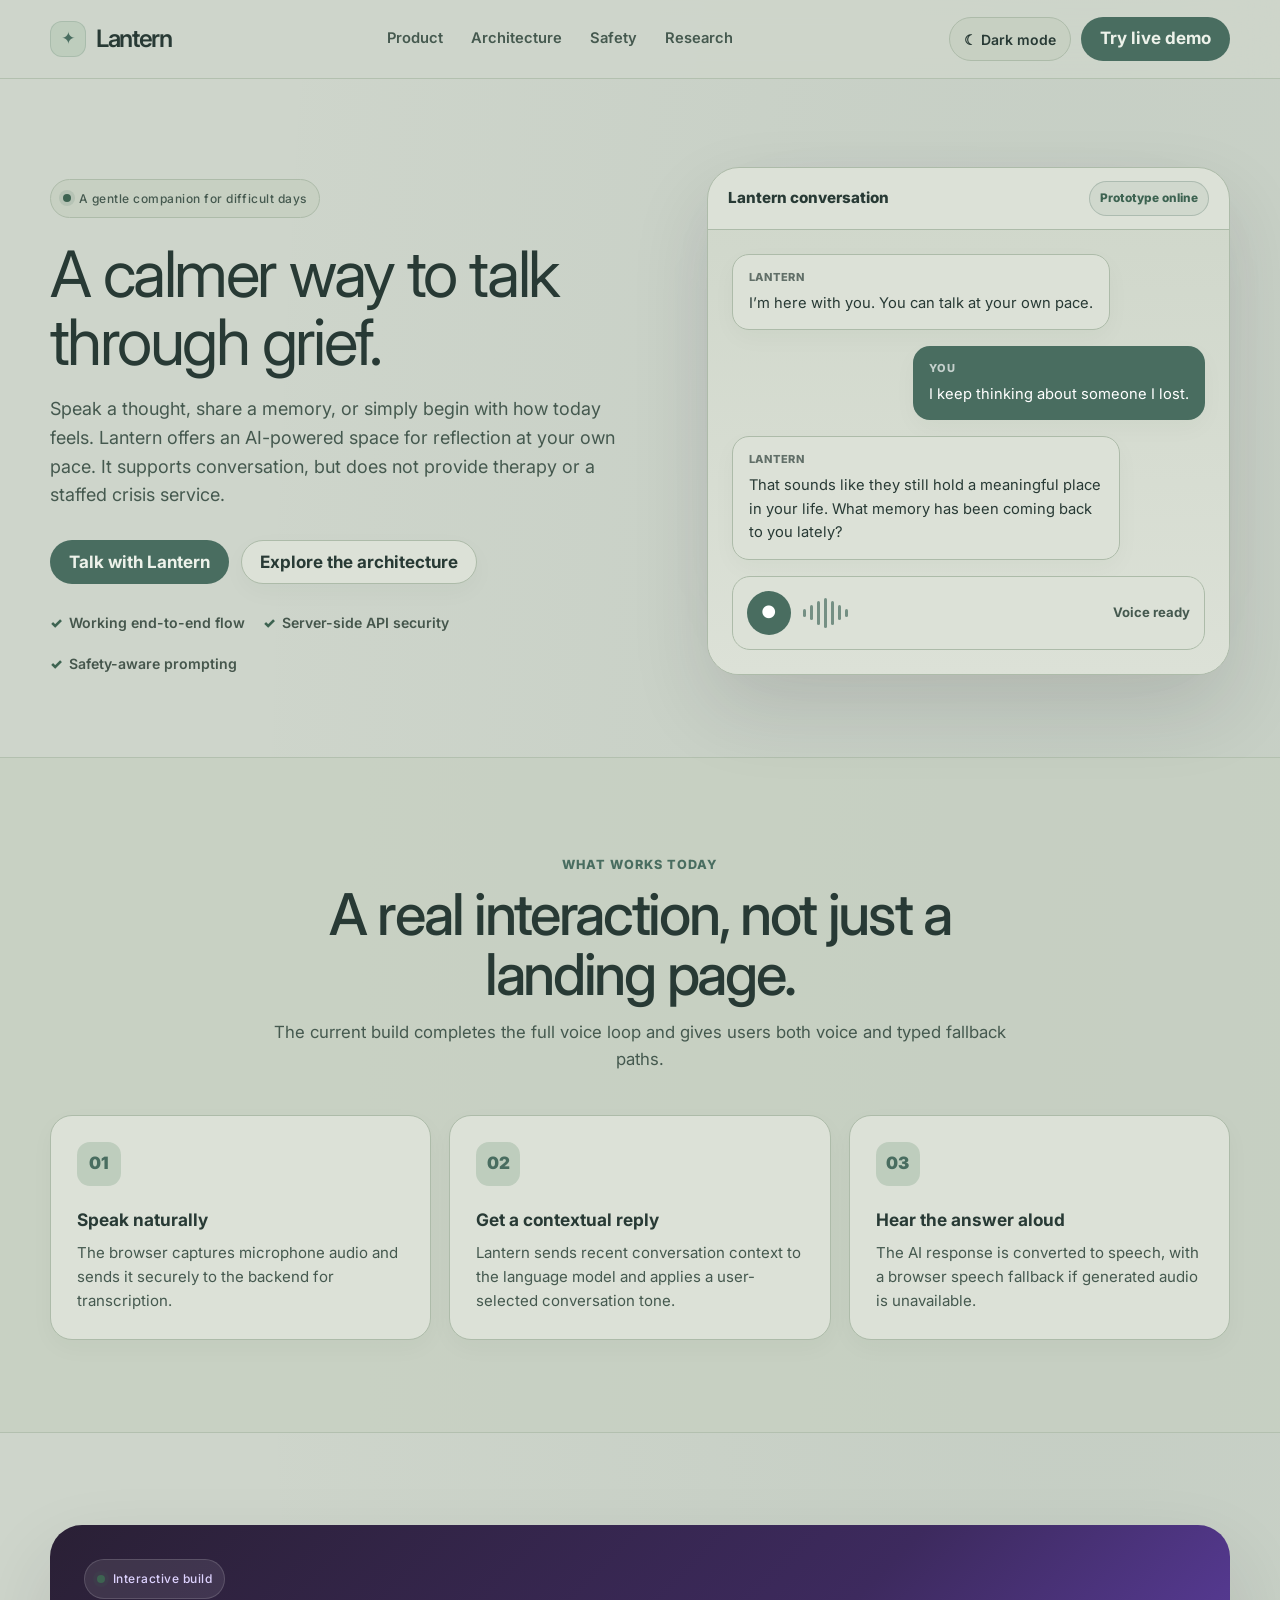
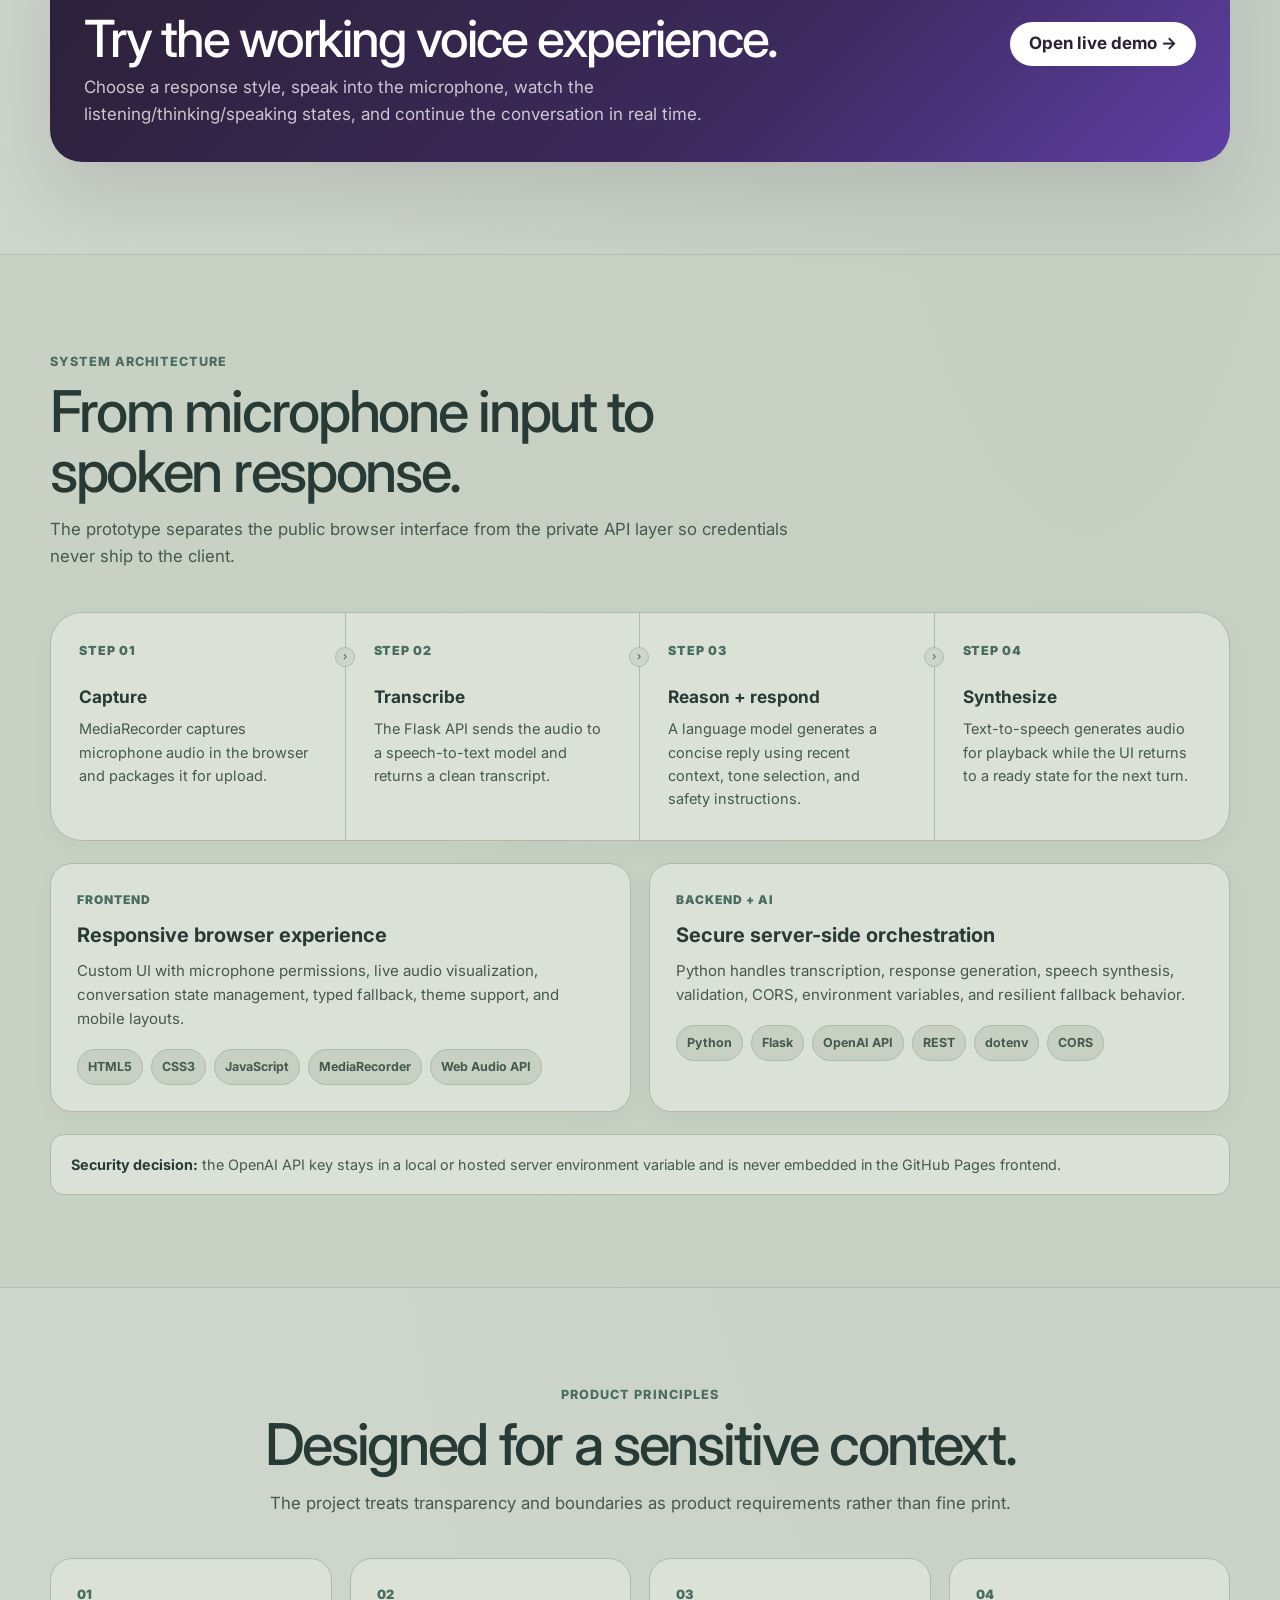
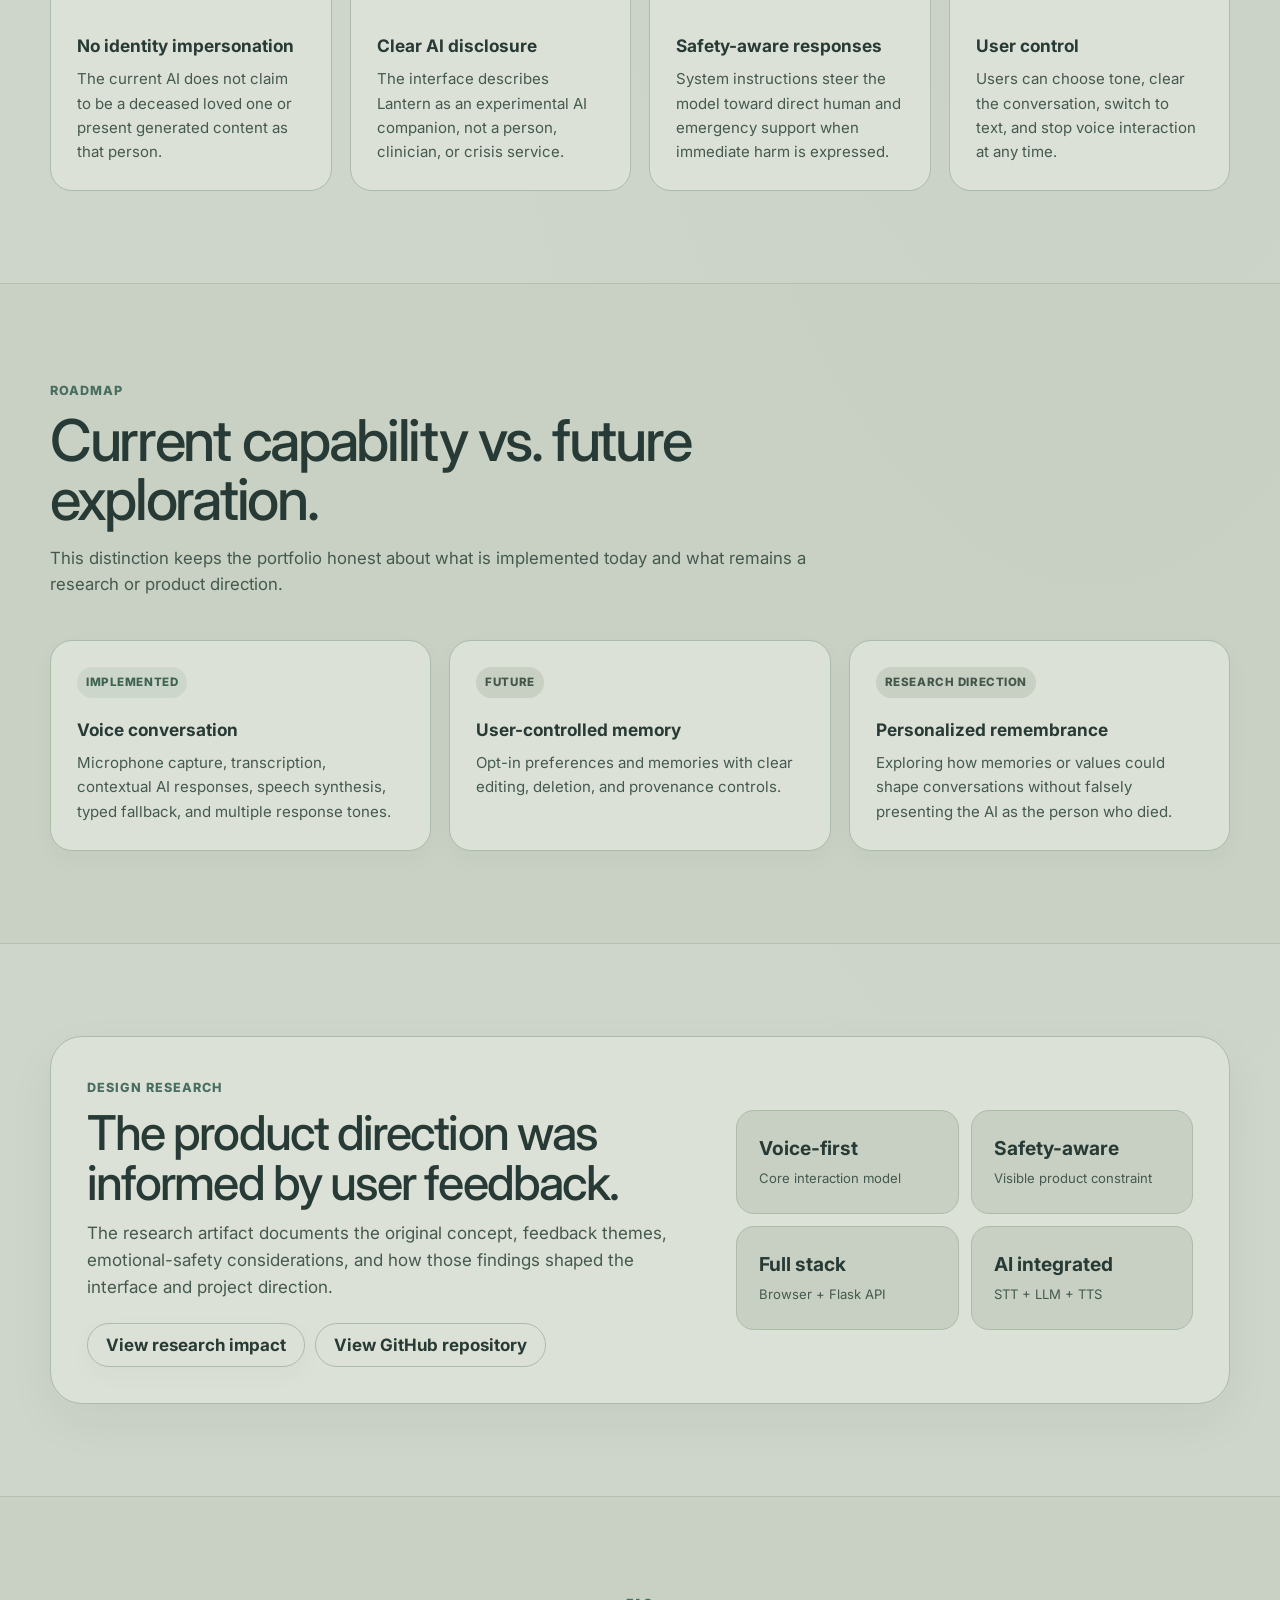
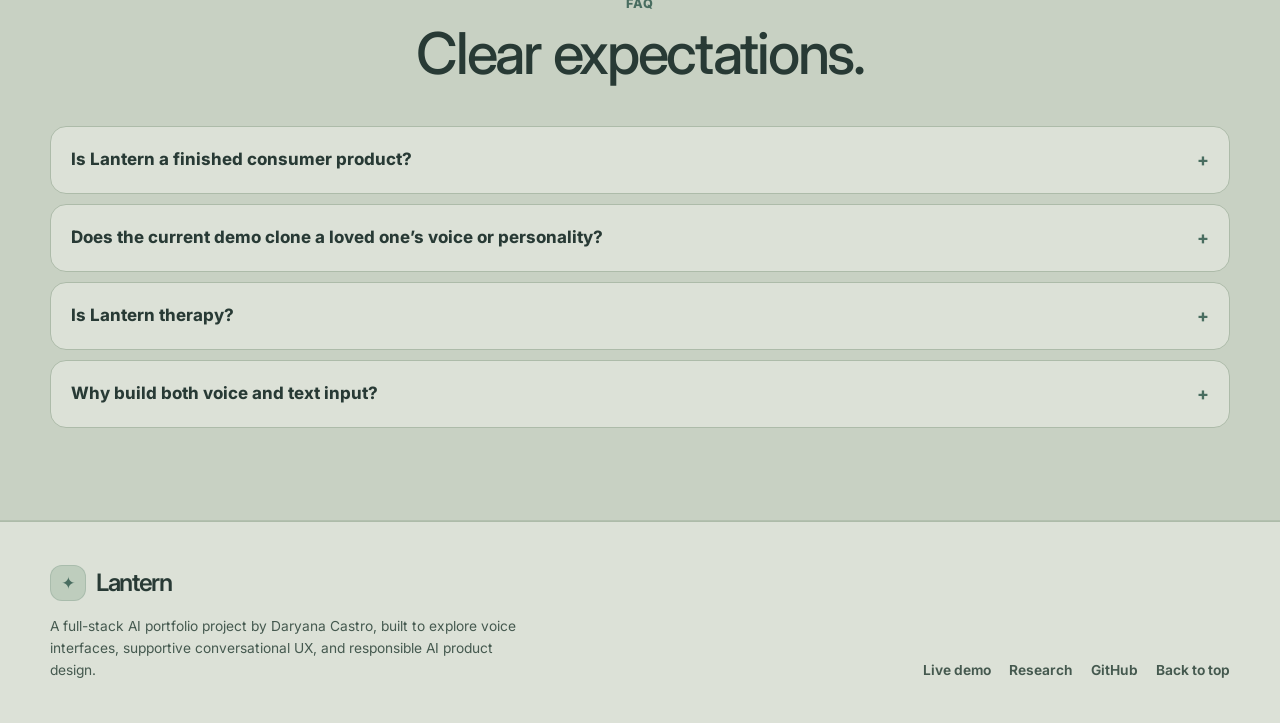
<file: lantern/index.html>
<!doctype html>
<html lang="en" data-theme="light">
<head>
  <meta charset="utf-8" />
  <meta name="viewport" content="width=device-width, initial-scale=1" />
  <title>Lantern — Voice AI Support Companion</title>
  <meta name="description" content="Lantern is a working full-stack voice AI prototype for supportive grief conversations, built with speech transcription, language-model responses, and text-to-speech." />
  <meta name="theme-color" content="#f7f5f2" />
  <meta property="og:title" content="Lantern — Voice AI Support Companion" />
  <meta property="og:description" content="A working full-stack voice AI prototype designed around supportive conversation, safety, and transparent AI boundaries." />
  <meta property="og:type" content="website" />
  <link rel="preconnect" href="https://fonts.googleapis.com" />
  <link rel="preconnect" href="https://fonts.gstatic.com" crossorigin />
  <link href="https://fonts.googleapis.com/css2?family=Cormorant+Garamond:wght@400;500;600&family=Inter:wght@400;500;600;700;800&display=swap" rel="stylesheet" />
  <link rel="stylesheet" href="site.css" />
  <link rel="stylesheet" href="comfort.css?v=2" />
</head>
<body>
  <header class="site-header">
    <div class="container header-inner">
      <a class="brand" href="#top" aria-label="Lantern home">
        <span class="brand-mark" aria-hidden="true">✦</span>
        <span class="brand-name">Lantern</span>
      </a>

      <nav class="nav" aria-label="Primary navigation">
        <a href="#product">Product</a>
        <a href="#architecture">Architecture</a>
        <a href="#safety">Safety</a>
        <a href="research.html">Research</a>
      </nav>

      <div class="header-actions">
        <button class="icon-button desktop-only" type="button" data-theme-toggle aria-label="Switch theme">☾</button>
        <a class="btn btn-primary" href="demo.html">Try live demo</a>
        <button class="icon-button menu-button" id="menuButton" type="button" aria-label="Open navigation" aria-expanded="false">☰</button>
      </div>
    </div>

    <nav class="mobile-nav" id="mobileNav" aria-label="Mobile navigation">
      <a href="#product">Product</a>
      <a href="#architecture">Architecture</a>
      <a href="#safety">Safety</a>
      <a href="research.html">Research</a>
      <a href="demo.html">Try live demo</a>
      <button type="button" data-theme-toggle aria-label="Switch theme">☾</button>
    </nav>
  </header>

  <main id="top">
    <section class="hero">
      <div class="container hero-grid">
        <div class="hero-copy">
          <div class="badge"><span class="live-dot"></span> A gentle companion for difficult days</div>
          <h1>A calmer way to talk through grief.</h1>
          <p>
            Speak a thought, share a memory, or simply begin with how today feels. Lantern offers an AI-powered space for reflection at your own pace. It supports conversation, but does not provide therapy or a staffed crisis service.
          </p>

          <div class="hero-actions">
            <a class="btn btn-primary" href="demo.html">Talk with Lantern</a>
            <a class="btn btn-secondary" href="#architecture">Explore the architecture</a>
          </div>

          <div class="hero-meta" aria-label="Project highlights">
            <span>Working end-to-end flow</span>
            <span>Server-side API security</span>
            <span>Safety-aware prompting</span>
          </div>
        </div>

        <div class="product-preview" aria-label="Preview of the Lantern voice conversation interface">
          <div class="preview-glow" aria-hidden="true"></div>
          <div class="preview-window">
            <div class="preview-topbar">
              <div class="preview-title">Lantern conversation</div>
              <div class="status-pill">Prototype online</div>
            </div>
            <div class="preview-chat">
              <div class="preview-message ai">
                <div class="preview-label">Lantern</div>
                I’m here with you. You can talk at your own pace.
              </div>
              <div class="preview-message user">
                <div class="preview-label">You</div>
                I keep thinking about someone I lost.
              </div>
              <div class="preview-message ai">
                <div class="preview-label">Lantern</div>
                That sounds like they still hold a meaningful place in your life. What memory has been coming back to you lately?
              </div>
              <div class="preview-control">
                <div class="preview-mic" aria-hidden="true">●</div>
                <div class="wave-mini" aria-hidden="true">
                  <i></i><i></i><i></i><i></i><i></i><i></i><i></i>
                </div>
                <strong style="font-size:.82rem; color:var(--ink-soft)">Voice ready</strong>
              </div>
            </div>
          </div>
        </div>
      </div>
    </section>

    <section id="product" class="section section-muted">
      <div class="container">
        <div class="section-head center">
          <div class="eyebrow">What works today</div>
          <h2>A real interaction, not just a landing page.</h2>
          <p>The current build completes the full voice loop and gives users both voice and typed fallback paths.</p>
        </div>

        <div class="feature-grid">
          <article class="feature-card">
            <div class="card-icon" aria-hidden="true">01</div>
            <h3>Speak naturally</h3>
            <p>The browser captures microphone audio and sends it securely to the backend for transcription.</p>
          </article>
          <article class="feature-card">
            <div class="card-icon" aria-hidden="true">02</div>
            <h3>Get a contextual reply</h3>
            <p>Lantern sends recent conversation context to the language model and applies a user-selected conversation tone.</p>
          </article>
          <article class="feature-card">
            <div class="card-icon" aria-hidden="true">03</div>
            <h3>Hear the answer aloud</h3>
            <p>The AI response is converted to speech, with a browser speech fallback if generated audio is unavailable.</p>
          </article>
        </div>
      </div>
    </section>

    <section class="section">
      <div class="container">
        <div class="demo-banner">
          <div>
            <div class="badge"><span class="live-dot"></span> Interactive build</div>
            <h2>Try the working voice experience.</h2>
            <p>Choose a response style, speak into the microphone, watch the listening/thinking/speaking states, and continue the conversation in real time.</p>
          </div>
          <a class="btn" href="demo.html">Open live demo →</a>
        </div>
      </div>
    </section>

    <section id="architecture" class="section section-muted">
      <div class="container">
        <div class="section-head">
          <div class="eyebrow">System architecture</div>
          <h2>From microphone input to spoken response.</h2>
          <p>The prototype separates the public browser interface from the private API layer so credentials never ship to the client.</p>
        </div>

        <div class="pipeline" aria-label="Lantern technical pipeline">
          <article class="pipeline-step">
            <div class="pipeline-num">STEP 01</div>
            <h3>Capture</h3>
            <p>MediaRecorder captures microphone audio in the browser and packages it for upload.</p>
            <span class="pipeline-arrow" aria-hidden="true">›</span>
          </article>
          <article class="pipeline-step">
            <div class="pipeline-num">STEP 02</div>
            <h3>Transcribe</h3>
            <p>The Flask API sends the audio to a speech-to-text model and returns a clean transcript.</p>
            <span class="pipeline-arrow" aria-hidden="true">›</span>
          </article>
          <article class="pipeline-step">
            <div class="pipeline-num">STEP 03</div>
            <h3>Reason + respond</h3>
            <p>A language model generates a concise reply using recent context, tone selection, and safety instructions.</p>
            <span class="pipeline-arrow" aria-hidden="true">›</span>
          </article>
          <article class="pipeline-step">
            <div class="pipeline-num">STEP 04</div>
            <h3>Synthesize</h3>
            <p>Text-to-speech generates audio for playback while the UI returns to a ready state for the next turn.</p>
          </article>
        </div>

        <div class="tech-grid" style="margin-top:22px">
          <article class="tech-card">
            <div class="tech-label">Frontend</div>
            <h3>Responsive browser experience</h3>
            <p>Custom UI with microphone permissions, live audio visualization, conversation state management, typed fallback, theme support, and mobile layouts.</p>
            <div class="stack-list"><span>HTML5</span><span>CSS3</span><span>JavaScript</span><span>MediaRecorder</span><span>Web Audio API</span></div>
          </article>
          <article class="tech-card">
            <div class="tech-label">Backend + AI</div>
            <h3>Secure server-side orchestration</h3>
            <p>Python handles transcription, response generation, speech synthesis, validation, CORS, environment variables, and resilient fallback behavior.</p>
            <div class="stack-list"><span>Python</span><span>Flask</span><span>OpenAI API</span><span>REST</span><span>dotenv</span><span>CORS</span></div>
          </article>
        </div>

        <div class="architecture-note">
          <strong>Security decision:</strong> the OpenAI API key stays in a local or hosted server environment variable and is never embedded in the GitHub Pages frontend.
        </div>
      </div>
    </section>

    <section id="safety" class="section">
      <div class="container">
        <div class="section-head center">
          <div class="eyebrow">Product principles</div>
          <h2>Designed for a sensitive context.</h2>
          <p>The project treats transparency and boundaries as product requirements rather than fine print.</p>
        </div>

        <div class="principle-grid">
          <article class="principle-card">
            <div class="principle-number">01</div>
            <h3>No identity impersonation</h3>
            <p>The current AI does not claim to be a deceased loved one or present generated content as that person.</p>
          </article>
          <article class="principle-card">
            <div class="principle-number">02</div>
            <h3>Clear AI disclosure</h3>
            <p>The interface describes Lantern as an experimental AI companion, not a person, clinician, or crisis service.</p>
          </article>
          <article class="principle-card">
            <div class="principle-number">03</div>
            <h3>Safety-aware responses</h3>
            <p>System instructions steer the model toward direct human and emergency support when immediate harm is expressed.</p>
          </article>
          <article class="principle-card">
            <div class="principle-number">04</div>
            <h3>User control</h3>
            <p>Users can choose tone, clear the conversation, switch to text, and stop voice interaction at any time.</p>
          </article>
        </div>
      </div>
    </section>

    <section class="section section-muted">
      <div class="container">
        <div class="section-head">
          <div class="eyebrow">Roadmap</div>
          <h2>Current capability vs. future exploration.</h2>
          <p>This distinction keeps the portfolio honest about what is implemented today and what remains a research or product direction.</p>
        </div>

        <div class="roadmap-grid">
          <article class="roadmap-card current">
            <div class="roadmap-state">Implemented</div>
            <h3>Voice conversation</h3>
            <p>Microphone capture, transcription, contextual AI responses, speech synthesis, typed fallback, and multiple response tones.</p>
          </article>
          <article class="roadmap-card">
            <div class="roadmap-state">Future</div>
            <h3>User-controlled memory</h3>
            <p>Opt-in preferences and memories with clear editing, deletion, and provenance controls.</p>
          </article>
          <article class="roadmap-card">
            <div class="roadmap-state">Research direction</div>
            <h3>Personalized remembrance</h3>
            <p>Exploring how memories or values could shape conversations without falsely presenting the AI as the person who died.</p>
          </article>
        </div>
      </div>
    </section>

    <section class="section">
      <div class="container">
        <div class="research-panel">
          <div>
            <div class="eyebrow" style="color:var(--brand); margin-bottom:10px">Design research</div>
            <h2>The product direction was informed by user feedback.</h2>
            <p>The research artifact documents the original concept, feedback themes, emotional-safety considerations, and how those findings shaped the interface and project direction.</p>
            <div class="research-actions">
              <a class="btn btn-secondary" href="research.html">View research impact</a>
              <a class="btn btn-quiet" href="https://github.com/Daryanac/grief-chatbot-site" target="_blank" rel="noopener noreferrer">View GitHub repository</a>
            </div>
          </div>
          <div class="research-stats">
            <div class="stat"><strong>Voice-first</strong><span>Core interaction model</span></div>
            <div class="stat"><strong>Safety-aware</strong><span>Visible product constraint</span></div>
            <div class="stat"><strong>Full stack</strong><span>Browser + Flask API</span></div>
            <div class="stat"><strong>AI integrated</strong><span>STT + LLM + TTS</span></div>
          </div>
        </div>
      </div>
    </section>

    <section class="section section-muted">
      <div class="container">
        <div class="section-head center">
          <div class="eyebrow">FAQ</div>
          <h2>Clear expectations.</h2>
        </div>

        <div class="faq">
          <article class="faq-item">
            <button class="faq-question" type="button" aria-expanded="false"><span>Is Lantern a finished consumer product?</span><span class="faq-symbol">+</span></button>
            <div class="faq-answer">No. Lantern is a working portfolio prototype. The voice pipeline is functional, while product features such as persistent accounts, production hosting, and user-controlled memory remain future work.</div>
          </article>
          <article class="faq-item">
            <button class="faq-question" type="button" aria-expanded="false"><span>Does the current demo clone a loved one’s voice or personality?</span><span class="faq-symbol">+</span></button>
            <div class="faq-answer">No. The current demo intentionally focuses on a general supportive AI voice companion. It does not impersonate a deceased person or claim to reproduce someone’s identity.</div>
          </article>
          <article class="faq-item">
            <button class="faq-question" type="button" aria-expanded="false"><span>Is Lantern therapy?</span><span class="faq-symbol">+</span></button>
            <div class="faq-answer">No. Lantern is an experimental AI project and is not therapy, medical care, diagnosis, or an emergency service.</div>
          </article>
          <article class="faq-item">
            <button class="faq-question" type="button" aria-expanded="false"><span>Why build both voice and text input?</span><span class="faq-symbol">+</span></button>
            <div class="faq-answer">Voice demonstrates the intended interaction, while typed input provides accessibility and a graceful fallback when microphone permissions or audio capture are unavailable.</div>
          </article>
        </div>
      </div>
    </section>
  </main>

  <footer class="site-footer">
    <div class="container footer-inner">
      <div>
        <a class="brand" href="#top"><span class="brand-mark" aria-hidden="true">✦</span><span class="brand-name">Lantern</span></a>
        <div class="footer-note">A full-stack AI portfolio project by Daryana Castro, built to explore voice interfaces, supportive conversational UX, and responsible AI product design.</div>
      </div>
      <div class="footer-links">
        <a href="demo.html">Live demo</a>
        <a href="research.html">Research</a>
        <a href="https://github.com/Daryanac/grief-chatbot-site" target="_blank" rel="noopener noreferrer">GitHub</a>
        <a href="#top">Back to top</a>
      </div>
    </div>
  </footer>

  <script src="site.js?v=comfort-1"></script>
</body>
</html>
</file>
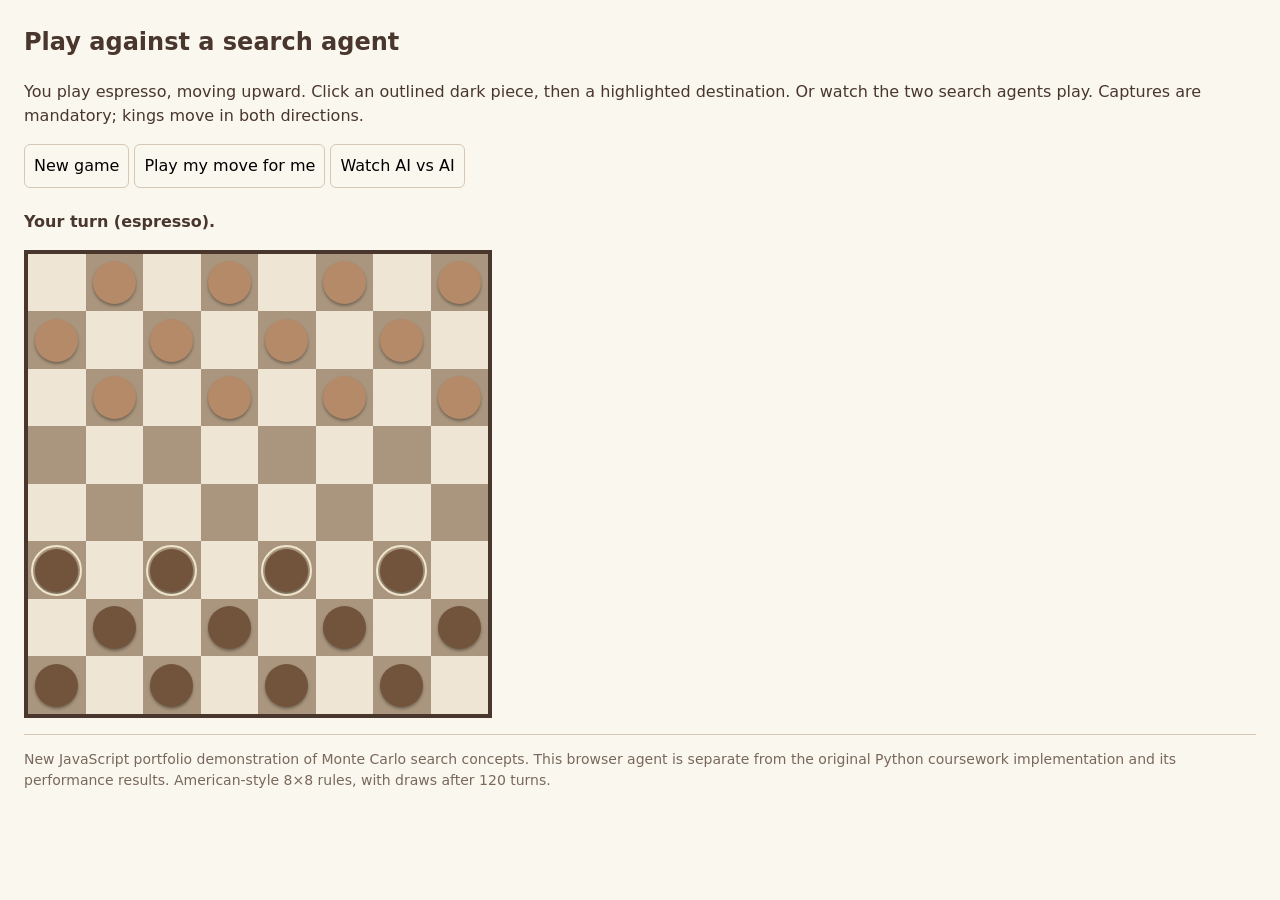
<file: demos/checkers.html>
<!doctype html><html lang="en"><meta charset="utf-8"><meta name="viewport" content="width=device-width,initial-scale=1"><title>Checkers browser demonstration</title><style>body{font:16px/1.5 system-ui;margin:0;padding:24px;background:#faf7ef;color:#49372e}h2{margin-top:0}button,select,input{font:inherit;padding:9px;border:1px solid #d6c8b5;border-radius:6px;background:#faf7ef}button{cursor:pointer}label{display:inline-block;margin:0 12px 12px 0}svg{width:100%;height:auto} .stats{display:flex;flex-wrap:wrap;gap:20px;background:#efe6d6;padding:16px;margin:14px 0}.note{font-size:14px;color:#79685b}#board{width:min(100%,460px);display:grid;grid-template-rows:repeat(8,1fr);grid-template-columns:repeat(8,1fr);max-width:460px;aspect-ratio:1;border:4px solid #49372e;margin:16px 0}#board button{border:0;border-radius:0;padding:0;aspect-ratio:1;background:#eee5d4;font-size:30px;line-height:1}#board .dark{background:#aa967e}#board .selected{outline:4px solid #b79553;outline-offset:-4px}#board .legal{box-shadow:inset 0 0 0 4px #e5d4a2}.piece{display:block;width:75%;height:75%;border-radius:50%;margin:auto;box-shadow:0 2px 3px #0005;background:#72533b;color:white}.red{background:#b48a69}#board button{min-width:0;min-height:0;touch-action:manipulation;position:relative}#board .movable .piece{outline:2px solid #eee5cc;outline-offset:2px}#board .legal:after{content:'●';position:absolute;inset:0;display:grid;place-items:center;color:#49372e;font-size:24px}.piece{animation:arrive .2s ease-out}.rank{display:flex;align-items:center;gap:12px;margin:9px 0;font-size:14px;max-width:460px}.rank meter{flex:1}h3{font-size:18px}#rankings{border-top:1px solid #d6c8b5}button{margin-bottom:6px}#status{font-weight:600;min-height:24px}@keyframes arrive{from{transform:scale(.85)}to{transform:scale(1)}}@media(prefers-reduced-motion:reduce){.piece{animation:none}}
</style><h2>Play against a search agent</h2><p>You play espresso, moving upward. Click an outlined dark piece, then a highlighted destination. Or watch the two search agents play. Captures are mandatory; kings move in both directions.</p><button id="reset">New game</button> <button id="step">Play my move for me</button> <button id="watch" aria-pressed="false">Watch AI vs AI</button><p id="status" aria-live="polite"></p><div id="board" aria-label="Checkers board"></div><p id="search" class="note" aria-live="polite"></p><div id="rankings" aria-label="Candidate move search results"></div><p class="note">New JavaScript portfolio demonstration of Monte Carlo search concepts. This browser agent is separate from the original Python coursework implementation and its performance results. American-style 8×8 rules, with draws after 120 turns.</p><script>
const $=s=>document.getElementById(s);let b,turn,sel=null,moves,ply,busy=false,autoplay=false,epoch=0;const inside=(r,c)=>r>=0&&r<8&&c>=0&&c<8;
function legal(board,p){let jumps=[],steps=[];for(let i=0;i<64;i++){let v=board[i];if(Math.sign(v)!==p)continue;let r=i>>3,c=i%8,dirs=Math.abs(v)===2?[-1,1]:[p===1?-1:1];function jump(a,pos,path,caps){let rr=pos>>3,cc=pos%8,found=false;for(let d of dirs)for(let dc of [-1,1]){let nr=rr+d,nc=cc+dc,tr=rr+2*d,tc=cc+2*dc;if(inside(tr,tc)&&Math.sign(a[nr*8+nc])===-p&&!a[tr*8+tc]){found=true;let n=a.slice(),to=tr*8+tc;n[pos]=0;n[nr*8+nc]=0;n[to]=v;let np=path.concat(to),cp=caps.concat(nr*8+nc);if(Math.abs(v)===1&&(tr===0||tr===7))jumps.push({from:i,to,path:np,caps:cp});else jump(n,to,np,cp)}}if(!found&&caps.length)jumps.push({from:i,to:pos,path,caps})}jump(board,i,[],[]);for(let d of dirs)for(let dc of [-1,1])if(inside(r+d,c+dc)&&!board[(r+d)*8+c+dc])steps.push({from:i,to:(r+d)*8+c+dc,caps:[]})}return jumps.length?jumps:steps}
function apply(board,m){let n=board.slice(),v=n[m.from];n[m.from]=0;m.caps.forEach(i=>n[i]=0);if(Math.abs(v)===1&&((v===1&&m.to<8)||(v===-1&&m.to>=56)))v*=2;n[m.to]=v;return n}
function newgame(){epoch++;autoplay=false;$('watch').textContent='Watch AI vs AI';$('watch').setAttribute('aria-pressed','false');$('rankings').innerHTML='';b=Array(64).fill(0);for(let i=0;i<64;i++)if(((i>>3)+i%8)%2)b[i]=i<24?-1:i>=40?1:0;turn=1;ply=0;sel=null;busy=false;$('search').textContent='';render()}
function render(){moves=legal(b,turn);$('status').textContent=!moves.length?(turn===1?'Caramel wins.':'Espresso wins.'):ply>=120?'Draw — turn limit reached.':busy?'AI is searching…':turn===1?'Your turn (espresso).':'Caramel’s turn.';$('board').innerHTML='';b.forEach((v,i)=>{let el=document.createElement('button');el.className=((i>>3)+i%8)%2?'dark':'';if(sel===i)el.classList.add('selected');if(turn===1&&!busy&&moves.some(m=>m.from===i))el.classList.add('movable');if(moves.some(m=>m.from===sel&&m.to===i))el.classList.add('legal');el.setAttribute('aria-label',`Row ${(i>>3)+1}, column ${i%8+1}: ${v?(v>0?'espresso':'caramel')+(Math.abs(v)===2?' king':' piece'):'empty'}`);if(v)el.innerHTML=`<span class="piece ${v<0?'red':''}">${Math.abs(v)===2?'♛':''}</span>`;el.onclick=()=>{if(busy||autoplay||turn!==1||ply>=120)return;let m=moves.find(m=>m.from===sel&&m.to===i);if(m){b=apply(b,m);turn=-turn;ply++;sel=null;render();if(legal(b,turn).length)ai()}else{sel=moves.some(m=>m.from===i)?i:null;render()}};$('board').append(el)})}
function ai(){if(busy||ply>=120||!moves.length)return;busy=true;render();const token=epoch;setTimeout(()=>{if(token!==epoch)return;let options=legal(b,turn),stats=options.map(()=>({n:0,w:0})),p=turn,begin=performance.now(),total=0;while(performance.now()-begin<250){let idx=stats.findIndex(s=>s.n===0);if(idx<0){let best=-Infinity;stats.forEach((s,i)=>{let score=s.w/s.n+1.4*Math.sqrt(Math.log(total)/s.n);if(score>best){best=score;idx=i}})}let state=apply(b,options[idx]),who=-p,result=.5;for(let depth=0;depth<80;depth++){let mm=legal(state,who);if(!mm.length){result=who===p?0:1;break}state=apply(state,mm[Math.floor(Math.random()*mm.length)]);who=-who}stats[idx].n++;stats[idx].w+=result;total++}let idx=stats.reduce((best,s,i)=>s.n>stats[best].n?i:best,0);b=apply(b,options[idx]);turn=-turn;ply++;sel=null;busy=false;$('search').textContent=`Last decision: ${total.toLocaleString()} simulated playouts · ${options.length} candidate moves · ${(performance.now()-begin).toFixed(0)} ms. UCB1 balances exploration and estimated rewards; the most visited move is chosen.`;$('rankings').innerHTML='<h3>Moves explored this turn</h3>'+stats.map((s,i)=>({s,m:options[i]})).sort((a,b)=>b.s.n-a.s.n).slice(0,5).map(({s,m})=>`<div class=rank><span>${m.from+1} → ${m.to+1}</span><meter min=0 max=${total} value=${s.n}></meter><span>${s.n} visits</span></div>`).join('');render();if((turn===-1||autoplay)&&ply<120&&legal(b,turn).length)setTimeout(()=>{if(token===epoch)ai()},450)},30)}
$('reset').onclick=newgame;$('step').onclick=()=>{if(turn===1)ai()};$('watch').onclick=()=>{autoplay=!autoplay;$('watch').textContent=autoplay?'Pause autoplay':'Watch AI vs AI';$('watch').setAttribute('aria-pressed',String(autoplay));if(autoplay)ai()};newgame();
</script></html>
</file>
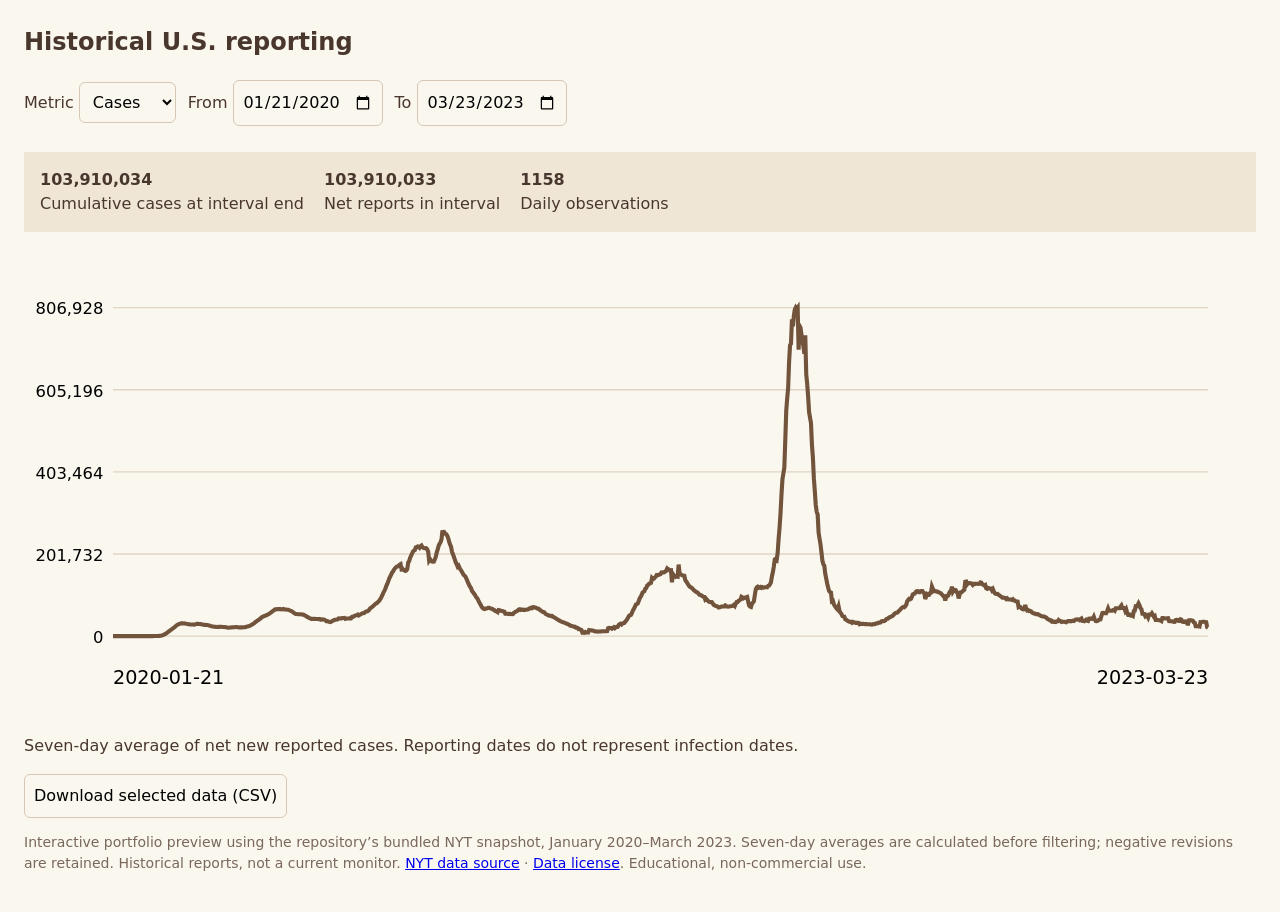
<file: demos/covid.html>
<!doctype html><html lang="en"><meta charset="utf-8"><meta name="viewport" content="width=device-width,initial-scale=1"><title>COVID-19 interactive preview</title><style>body{font:16px/1.5 system-ui;margin:0;padding:24px;background:#faf7ef;color:#49372e}h2{margin-top:0}button,select,input{font:inherit;padding:9px;border:1px solid #d6c8b5;border-radius:6px;background:#faf7ef}button{cursor:pointer}label{display:inline-block;margin:0 12px 12px 0}svg{width:100%;height:auto} .stats{display:flex;flex-wrap:wrap;gap:20px;background:#efe6d6;padding:16px;margin:14px 0}.note{font-size:14px;color:#79685b}</style><h2>Historical U.S. reporting</h2><label>Metric <select id="metric"><option value="1">Cases</option><option value="2">Deaths</option></select></label><label>From <input id="start" type="date" min="2020-01-21" max="2023-03-23" value="2020-01-21"></label><label>To <input id="end" type="date" min="2020-01-21" max="2023-03-23" value="2023-03-23"></label><div id="stats" class="stats" aria-live="polite"></div><svg id="chart" viewBox="0 0 900 340" role="img" aria-label="Seven-day average of net new reported cases"></svg><p id="caption"></p><button id="export">Download selected data (CSV)</button><p class="note">Interactive portfolio preview using the repository’s bundled NYT snapshot, January 2020–March 2023. Seven-day averages are calculated before filtering; negative revisions are retained. Historical reports, not a current monitor. <a href="https://github.com/nytimes/covid-19-data" target="_blank">NYT data source</a> · <a href="https://github.com/Daryanac/covid-19-dashboard/blob/main/data/LICENSE-NYT.txt" target="_blank">Data license</a>. Educational, non-commercial use.</p><script>
let rows=[],selected=[];const $=s=>document.getElementById(s),fmt=n=>Math.round(n).toLocaleString();
fetch('us.csv').then(r=>{if(!r.ok)throw Error();return r.text()}).then(t=>{rows=t.trim().split('\n').slice(1).map(l=>{let a=l.split(',');return [a[0],+a[1],+a[2]]});draw()}).catch(()=>{$('stats').textContent='Data could not load. Please reload.'});
function draw(){let k=+$('metric').value,a=$('start').value,z=$('end').value;if(!a||!z||a>z){$('stats').textContent='Choose a valid start and end date.';selected=[];$('chart').innerHTML='';return} selected=rows.map((r,i)=>({date:r[0],total:r[k],daily:i?r[k]-rows[i-1][k]:null,avg:i>=7?(r[k]-rows[i-7][k])/7:null})).filter(r=>r.date>=a&&r.date<=z);if(!selected.length)return;let pts=selected.filter(r=>r.avg!==null),max=Math.max(1,...pts.map(r=>r.avg)),min=Math.min(0,...pts.map(r=>r.avg));let x=i=>65+i*800/Math.max(1,pts.length-1),y=v=>285-(v-min)/(max-min)*240;let svg='';for(let i=0;i<5;i++){let v=min+(max-min)*i/4;svg+=`<line x1="65" x2="865" y1="${y(v)}" y2="${y(v)}" stroke="#e0d5c5"/><text x="58" y="${y(v)+5}" text-anchor="end" font-size="12">${fmt(v)}</text>`}svg+=`<polyline fill="none" stroke="#72533b" stroke-width="3" points="${pts.map((r,i)=>x(i)+','+y(r.avg)).join(' ')}"/><text x="65" y="320" font-size="14">${selected[0].date}</text><text x="865" y="320" text-anchor="end" font-size="14">${selected.at(-1).date}</text>`;$('chart').innerHTML=svg;let name=k===1?'cases':'deaths';$('chart').setAttribute('aria-label',`Seven-day average of net new reported ${name}, ${a} through ${z}`);$('stats').innerHTML=`<span><strong>${fmt(selected.at(-1).total)}</strong><br>Cumulative ${name} at interval end</span><span><strong>${fmt(selected.reduce((s,r)=>s+(r.daily??0),0))}</strong><br>Net reports in interval</span><span><strong>${selected.length}</strong><br>Daily observations</span>`;$('caption').textContent=`Seven-day average of net new reported ${name}. Reporting dates do not represent infection dates.`}
['metric','start','end'].forEach(id=>$(id).addEventListener('change',draw));$('export').onclick=()=>{if(!selected.length)return;let b=new Blob(['date,cumulative,net_daily,seven_day_average\n'+selected.map(r=>[r.date,r.total,r.daily??'',r.avg??''].join(',')).join('\n')],{type:'text/csv'}),u=URL.createObjectURL(b),a=document.createElement('a');a.href=u;a.download='covid-selected.csv';a.click();URL.revokeObjectURL(u)};
</script></html>
</file>
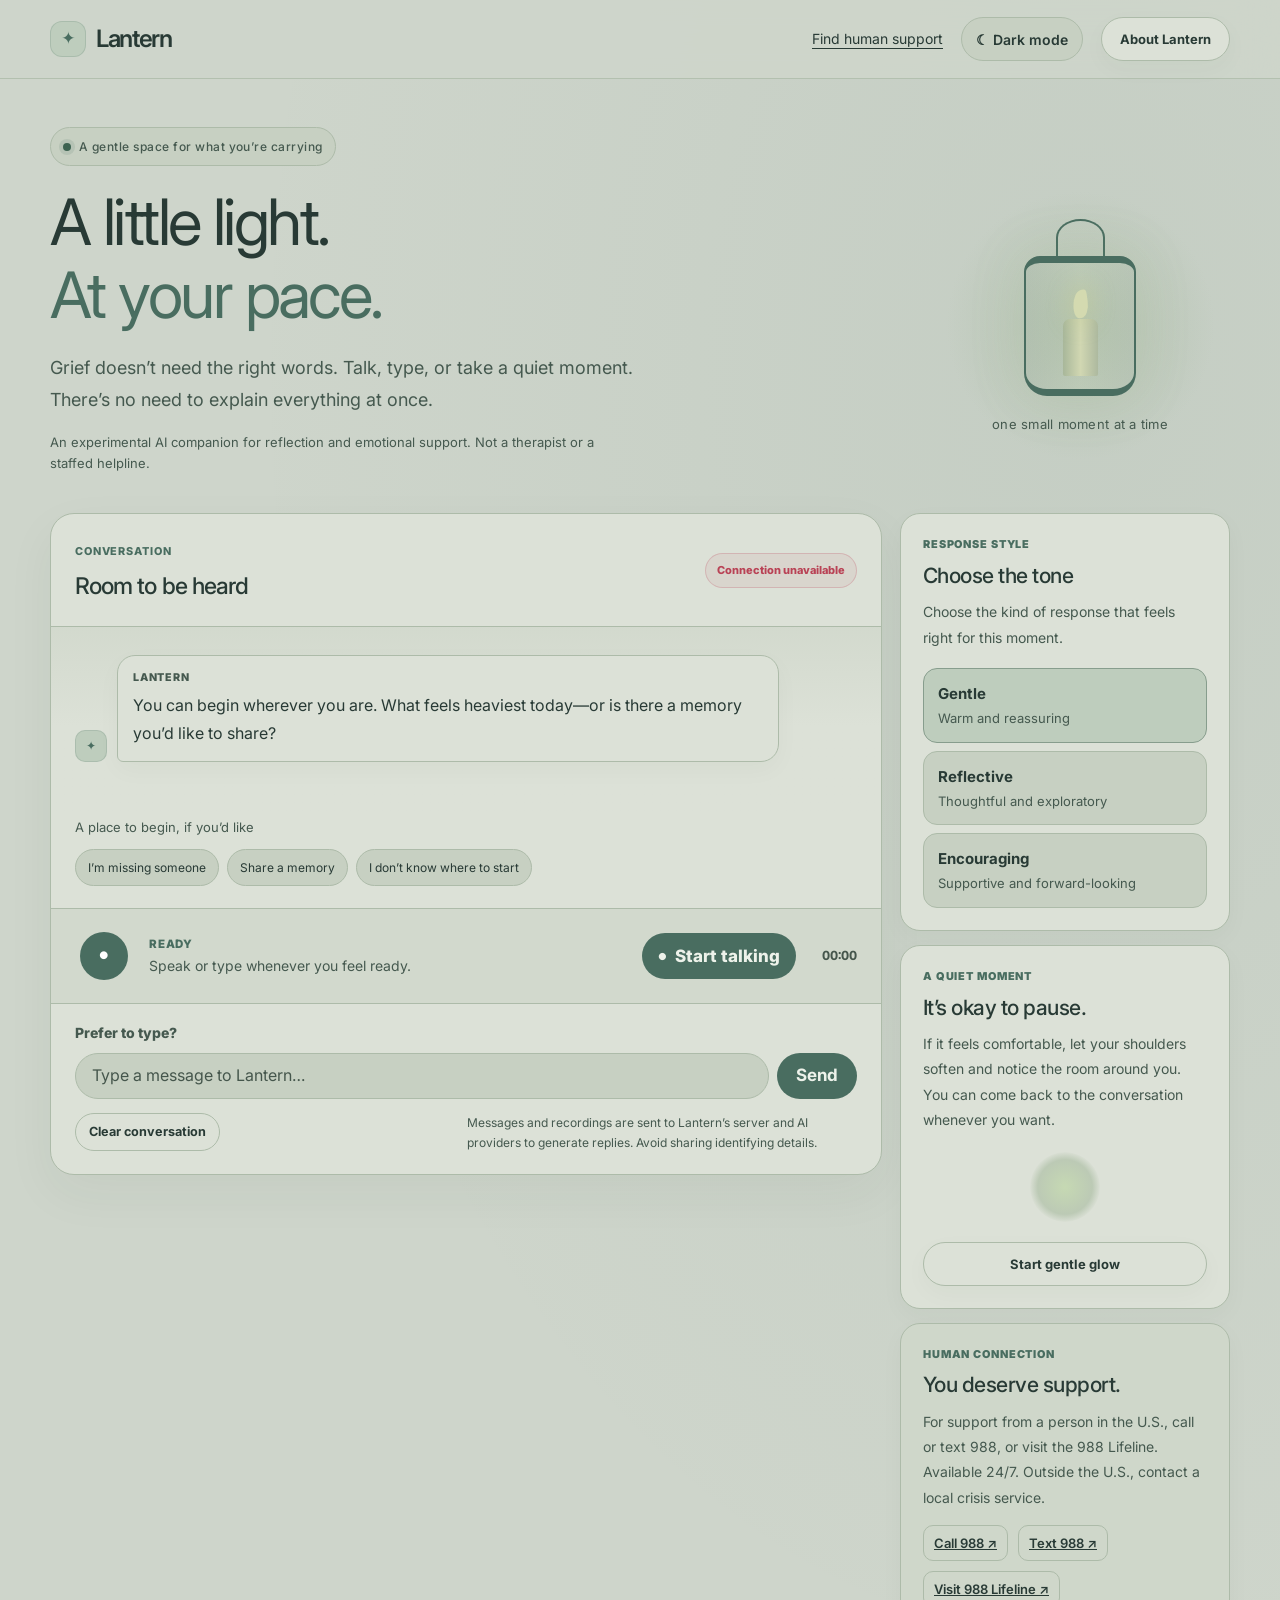
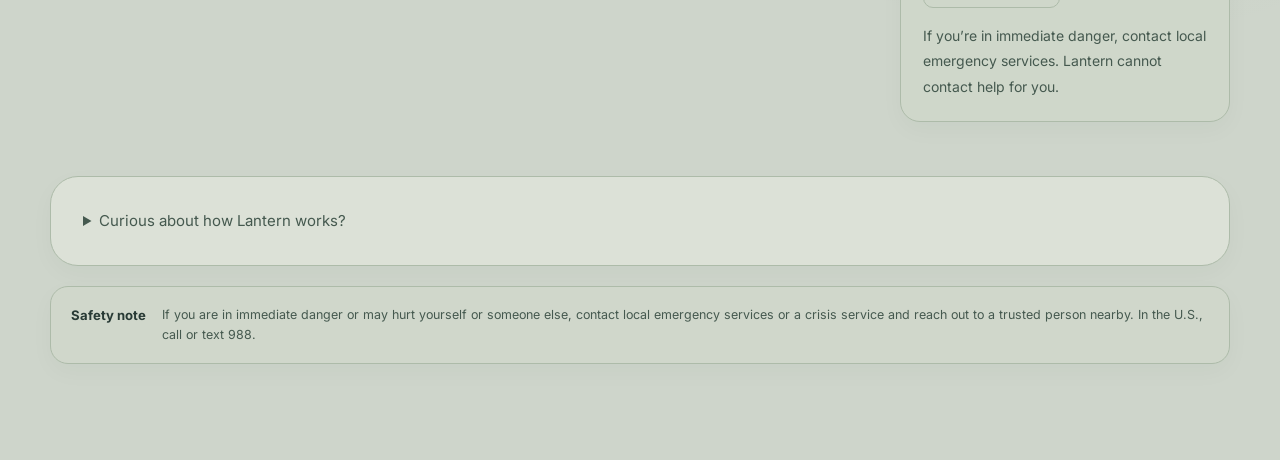
<file: lantern/demo.html>
<!doctype html>
<html lang="en" data-theme="light">
<head>
  <meta charset="utf-8" />
  <meta name="viewport" content="width=device-width, initial-scale=1" />
  <title>Lantern — A little light, at your pace</title>
  <meta name="description" content="Try the working Lantern voice AI prototype with microphone input, selectable response tone, transcription, AI response generation, and spoken playback." />
  <link rel="preconnect" href="https://fonts.googleapis.com" />
  <link rel="preconnect" href="https://fonts.gstatic.com" crossorigin />
  <link href="https://fonts.googleapis.com/css2?family=Cormorant+Garamond:wght@400;500;600&family=Inter:wght@400;500;600;700;800&display=swap" rel="stylesheet" />
  <link rel="stylesheet" href="site.css" />
  <link rel="stylesheet" href="demo.css" />
  <link rel="stylesheet" href="comfort.css?v=2" />
</head>
<body>
  <header class="site-header">
    <div class="container header-inner">
      <a class="brand" href="index.html" aria-label="Lantern home">
        <span class="brand-mark" aria-hidden="true">✦</span>
        <span class="brand-name">Lantern</span>
      </a>
      <div class="demo-header-actions">
        <a class="support-nav" href="#human-support">Find human support</a>
        <button class="icon-button" type="button" data-theme-toggle aria-label="Switch theme">☾</button>
        <a class="btn btn-secondary" href="index.html">About Lantern</a>
      </div>
    </div>
  </header>

  <main class="demo-page">
    <section class="demo-hero container">
      <div>
        <div class="badge"><span class="live-dot"></span> A gentle space for what you’re carrying</div>
        <h1>A little light.<br><em>At your pace.</em></h1>
        <p>Grief doesn’t need the right words. Talk, type, or take a quiet moment. There’s no need to explain everything at once.</p><p class="companion-note">An experimental AI companion for reflection and emotional support. Not a therapist or a staffed helpline.</p>
      </div>
      <div class="comfort-art" aria-hidden="true"><div class="halo"></div><div class="lantern-handle"></div><div class="lantern-glass"><div class="candle"><i></i></div></div><span>one small moment at a time</span></div></section>

    <section class="container demo-layout" aria-label="Lantern interactive voice demo">
      <div class="conversation-card">
        <div class="conversation-head">
          <div>
            <div class="eyebrow">Conversation</div>
            <h2>Room to be heard</h2>
          </div>
          <span id="connectionBadge" class="backend-badge">Connecting…</span>
        </div>

        <div class="conversation" id="conversation" aria-live="polite" aria-label="Conversation transcript">
          <article class="message assistant-message">
            <div class="message-avatar" aria-hidden="true">✦</div>
            <div class="message-content">
              <div class="message-label">Lantern</div>
              <p>You can begin wherever you are. What feels heaviest today—or is there a memory you’d like to share?</p>
            </div>
          </article>
        </div>

        <div class="starter-prompts" aria-label="Conversation ideas"><span>A place to begin, if you’d like</span><button type="button" data-starter="I’m missing someone today.">I’m missing someone</button><button type="button" data-starter="I’d like to share a memory.">Share a memory</button><button type="button" data-starter="I don’t know where to start.">I don’t know where to start</button></div>
<div class="interaction-zone" id="interactionZone" data-state="idle">
          <div class="state-visual" aria-hidden="true">
            <div class="state-orb">
              <span class="orb-mic">●</span>
              <div class="thinking-ring"></div>
            </div>
            <div class="waveform" id="waveform">
              <i></i><i></i><i></i><i></i><i></i><i></i><i></i><i></i><i></i><i></i><i></i><i></i>
            </div>
          </div>

          <div class="state-copy">
            <div id="stateLabel" class="state-label">Ready</div>
            <div id="voiceStatus" class="state-message">Press the microphone and start speaking.</div>
          </div>

          <button id="recordButton" class="mic-button" type="button" aria-pressed="false">
            <span class="mic-icon" aria-hidden="true">●</span>
            <span id="recordButtonText">Start talking</span>
          </button>

          <span id="timer" class="timer">00:00</span>
        </div>

        <form id="textForm" class="text-fallback" autocomplete="off">
          <label for="textMessage">Prefer to type?</label>
          <div class="text-row">
            <input id="textMessage" name="message" type="text" maxlength="4000" placeholder="Type a message to Lantern…" />
            <button id="sendTextButton" class="btn btn-primary" type="submit">Send</button>
          </div>
        </form>

        <div class="conversation-actions">
          <button id="clearButton" class="btn btn-quiet" type="button">Clear conversation</button>
          <span class="privacy-note">Messages and recordings are sent to Lantern’s server and AI providers to generate replies. Avoid sharing identifying details.</span>
        </div>

        <div id="errorMessage" class="demo-error" role="alert" hidden></div>
      </div>

      <aside class="demo-sidebar">
        <section class="side-card">
          <div class="side-kicker">Response style</div>
          <h2>Choose the tone</h2>
          <p>Choose the kind of response that feels right for this moment.</p>
          <div class="tone-selector" id="toneSelector" role="radiogroup" aria-label="Response style">
            <button class="tone-option selected" type="button" data-tone="gentle" role="radio" aria-checked="true">
              <strong>Gentle</strong><span>Warm and reassuring</span>
            </button>
            <button class="tone-option" type="button" data-tone="reflective" role="radio" aria-checked="false">
              <strong>Reflective</strong><span>Thoughtful and exploratory</span>
            </button>
            <button class="tone-option" type="button" data-tone="encouraging" role="radio" aria-checked="false">
              <strong>Encouraging</strong><span>Supportive and forward-looking</span>
            </button>
          </div>
        </section>

        <section class="side-card pause-card"><div class="side-kicker">A quiet moment</div><h2>It’s okay to pause.</h2><p>If it feels comfortable, let your shoulders soften and notice the room around you. You can come back to the conversation whenever you want.</p><div class="pause-glow" aria-hidden="true"></div><button class="btn btn-secondary" id="calmToggle" type="button" aria-pressed="false">Start gentle glow</button></section>

        <section class="side-card safety-card" id="human-support"><div class="side-kicker">Human connection</div><h2>You deserve support.</h2><p>For support from a person in the U.S., call or text 988, or visit the 988 Lifeline. Available 24/7. Outside the U.S., contact a local crisis service.</p><div class="support-links"><a href="tel:988">Call 988 ↗</a><a href="sms:988">Text 988 ↗</a><a href="https://988lifeline.org/get-help/" target="_blank" rel="noopener noreferrer">Visit 988 Lifeline ↗</a></div><p>If you’re in immediate danger, contact local emergency services. Lantern cannot contact help for you.</p></section>
      </aside>
    </section>

    <details class="container technical-section"><summary>Curious about how Lantern works?</summary><div class="technical-details">
      <div class="technical-head">
        <div>
          <div class="eyebrow">Technical implementation</div>
          <h2>Built as a full-stack voice pipeline.</h2>
        </div>
        <a class="btn btn-secondary" href="https://github.com/Daryanac/grief-chatbot-site" target="_blank" rel="noopener noreferrer">View repository</a>
      </div>

      <div class="technical-grid">
        <article><span>Frontend</span><h3>JavaScript + Web Audio</h3><p>MediaRecorder captures speech, Web Audio drives the live waveform, and the UI manages listening, thinking, speaking, and error states.</p></article>
        <article><span>Backend</span><h3>Python + Flask</h3><p>A REST API validates requests, keeps the API key server-side, manages context, and orchestrates the AI services.</p></article>
        <article><span>AI pipeline</span><h3>STT + LLM + TTS</h3><p>Speech is transcribed, recent context is included in response generation, and the answer is synthesized back into audio.</p></article>
        <article><span>Resilience</span><h3>Fallback-first UX</h3><p>Typed input works when the microphone is unavailable, and browser speech can read replies if generated audio playback fails.</p></article>
      </div>
    </div></details>
    <section class="container demo-disclaimer">
      <strong>Safety note</strong>
      <p>If you are in immediate danger or may hurt yourself or someone else, contact local emergency services or a crisis service and reach out to a trusted person nearby. In the U.S., call or text 988.</p>
    </section>
  </main>

  <script src="site.js?v=comfort-1"></script>
  <script src="demo-config.js"></script>
  <script src="demo.js?v=comfort-1"></script>
<script src="comfort.js?v=1"></script>
</body>
</html>
</file>
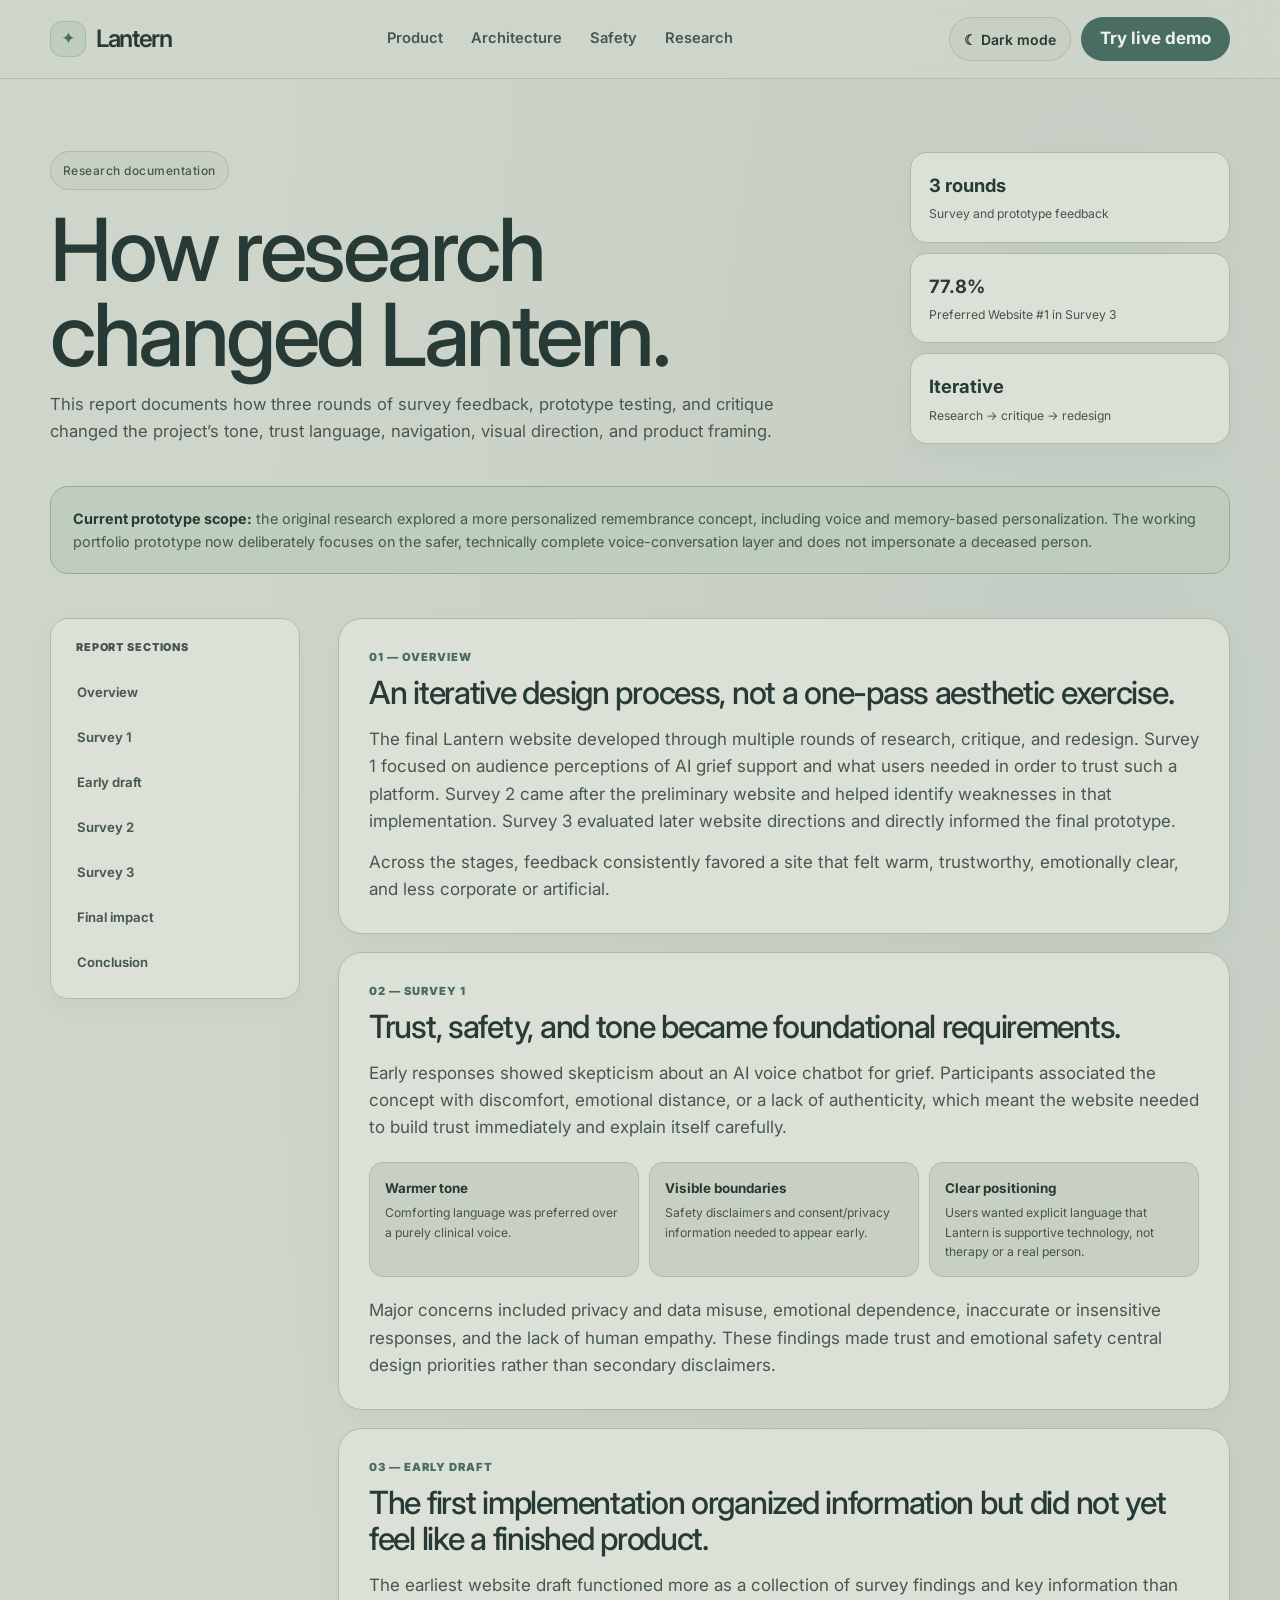
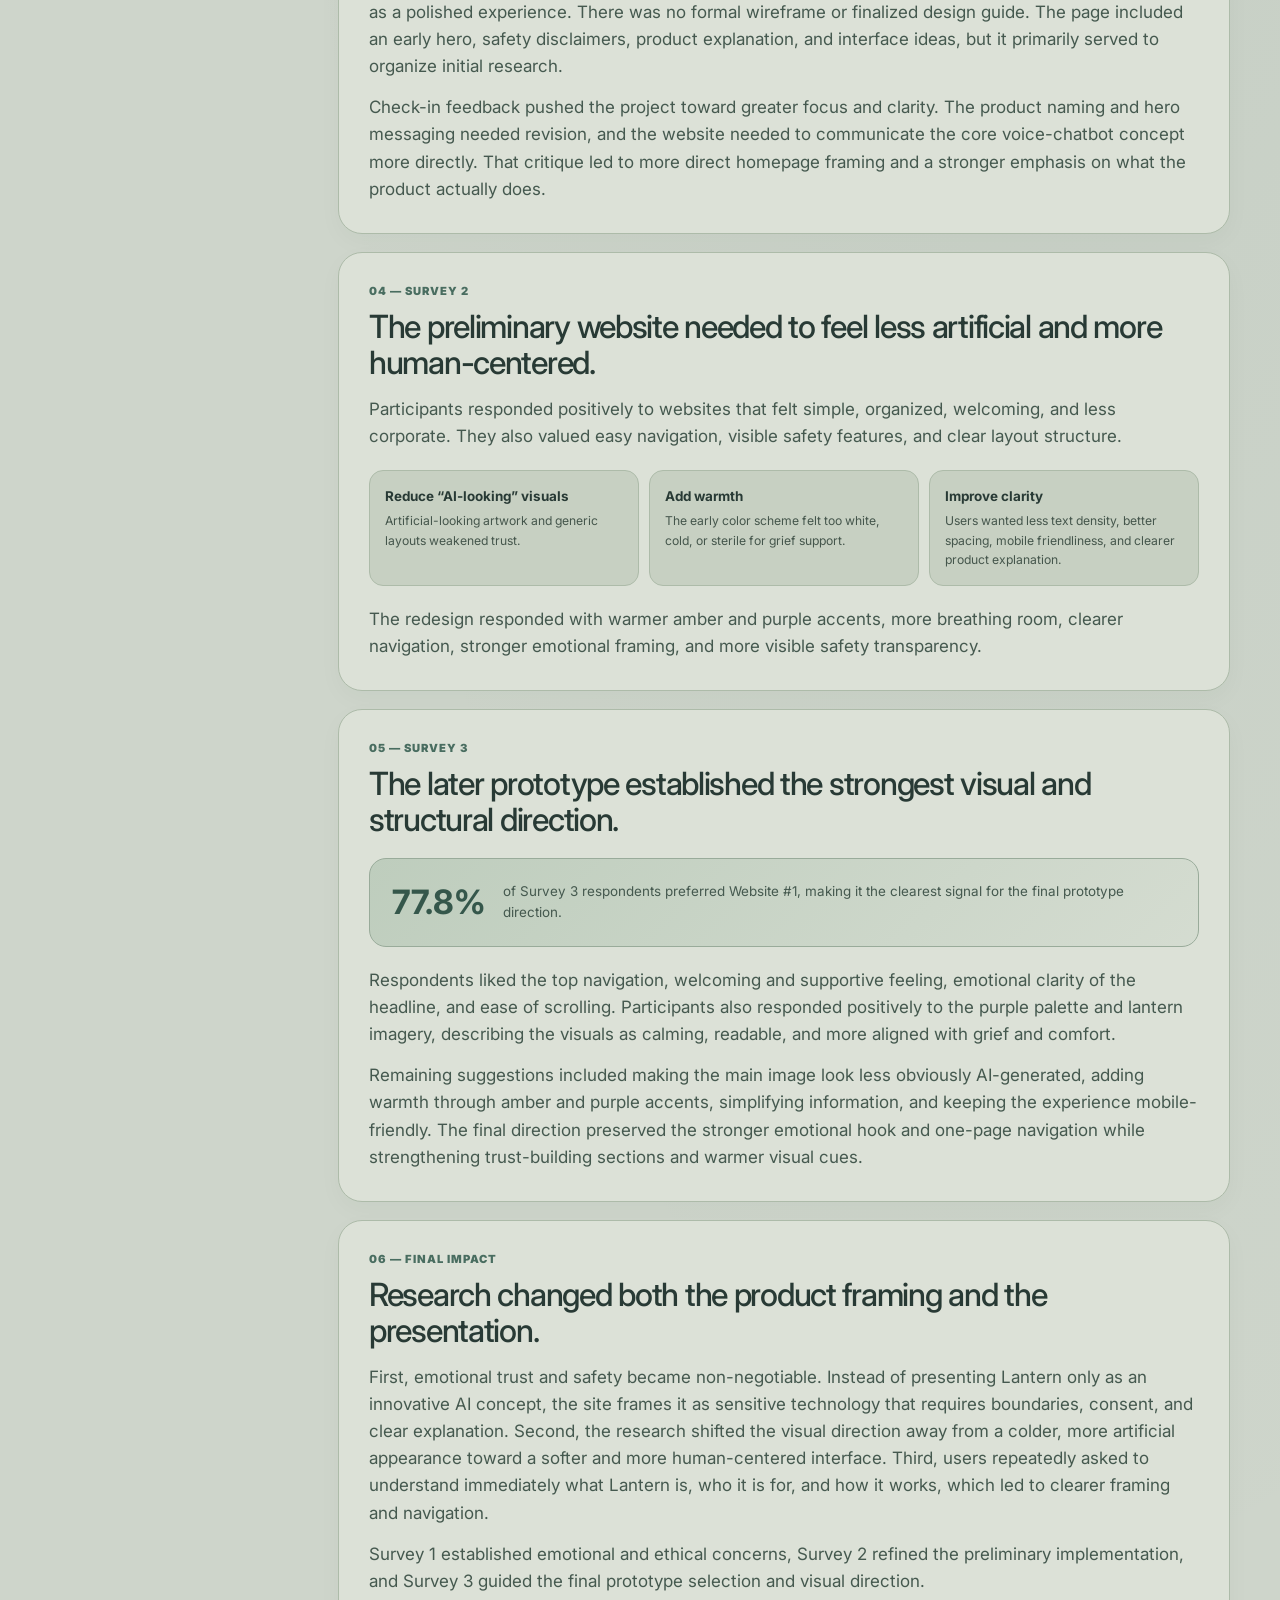
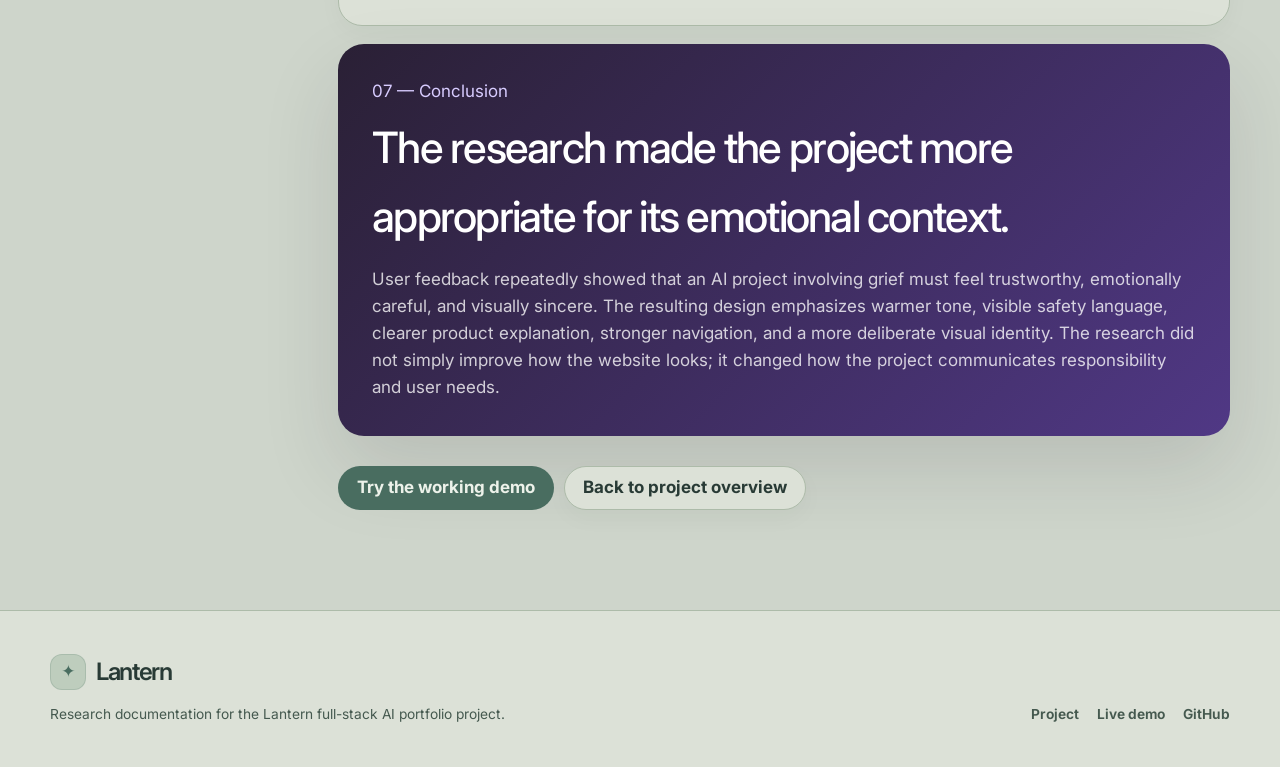
<file: lantern/research.html>
<!doctype html>
<html lang="en" data-theme="light">
<head>
  <meta charset="utf-8" />
  <meta name="viewport" content="width=device-width, initial-scale=1" />
  <title>Lantern — Research Impact</title>
  <meta name="description" content="Research documentation showing how survey findings, prototype feedback, and iterative design decisions shaped Lantern." />
  <link rel="preconnect" href="https://fonts.googleapis.com" />
  <link rel="preconnect" href="https://fonts.gstatic.com" crossorigin />
  <link href="https://fonts.googleapis.com/css2?family=Cormorant+Garamond:wght@400;500;600&family=Inter:wght@400;500;600;700;800&display=swap" rel="stylesheet" />
  <link rel="stylesheet" href="site.css" />
  <link rel="stylesheet" href="research.css" />
  <link rel="stylesheet" href="comfort.css?v=2" />
</head>
<body>
  <header class="site-header">
    <div class="container header-inner">
      <a class="brand" href="index.html" aria-label="Lantern home">
        <span class="brand-mark" aria-hidden="true">✦</span>
        <span class="brand-name">Lantern</span>
      </a>
      <nav class="nav" aria-label="Primary navigation">
        <a href="index.html#product">Product</a>
        <a href="index.html#architecture">Architecture</a>
        <a href="index.html#safety">Safety</a>
        <a href="research.html" aria-current="page">Research</a>
      </nav>
      <div class="header-actions">
        <button class="icon-button desktop-only" type="button" data-theme-toggle aria-label="Switch theme">☾</button>
        <a class="btn btn-primary" href="demo.html">Try live demo</a>
        <button class="icon-button menu-button" id="menuButton" type="button" aria-label="Open navigation" aria-expanded="false">☰</button>
      </div>
    </div>
    <nav class="mobile-nav" id="mobileNav" aria-label="Mobile navigation">
      <a href="index.html#product">Product</a>
      <a href="index.html#architecture">Architecture</a>
      <a href="index.html#safety">Safety</a>
      <a href="demo.html">Try live demo</a>
      <button type="button" data-theme-toggle aria-label="Switch theme">☾</button>
    </nav>
  </header>

  <main class="research-page">
    <section class="container research-hero">
      <div>
        <div class="badge">Research documentation</div>
        <h1>How research changed Lantern.</h1>
        <p>
          This report documents how three rounds of survey feedback, prototype testing, and critique changed the project’s tone,
          trust language, navigation, visual direction, and product framing.
        </p>
      </div>
      <div class="research-summary" aria-label="Research summary">
        <div><strong>3 rounds</strong><span>Survey and prototype feedback</span></div>
        <div><strong>77.8%</strong><span>Preferred Website #1 in Survey 3</span></div>
        <div><strong>Iterative</strong><span>Research → critique → redesign</span></div>
      </div>
    </section>

    <section class="container">
      <div class="scope-note">
        <strong>Current prototype scope:</strong> the original research explored a more personalized remembrance concept, including voice and memory-based personalization. The working portfolio prototype now deliberately focuses on the safer, technically complete voice-conversation layer and does not impersonate a deceased person.
      </div>

      <div class="research-grid">
        <aside class="research-nav" aria-label="Research report sections">
          <span>Report sections</span>
          <a href="#overview">Overview</a>
          <a href="#survey1">Survey 1</a>
          <a href="#early">Early draft</a>
          <a href="#survey2">Survey 2</a>
          <a href="#survey3">Survey 3</a>
          <a href="#impact">Final impact</a>
          <a href="#conclusion">Conclusion</a>
        </aside>

        <div class="research-content">
          <section id="overview" class="report-section">
            <div class="section-number">01 — Overview</div>
            <h2>An iterative design process, not a one-pass aesthetic exercise.</h2>
            <p>
              The final Lantern website developed through multiple rounds of research, critique, and redesign. Survey 1 focused on audience perceptions of AI grief support and what users needed in order to trust such a platform. Survey 2 came after the preliminary website and helped identify weaknesses in that implementation. Survey 3 evaluated later website directions and directly informed the final prototype.
            </p>
            <p>
              Across the stages, feedback consistently favored a site that felt warm, trustworthy, emotionally clear, and less corporate or artificial.
            </p>
          </section>

          <section id="survey1" class="report-section">
            <div class="section-number">02 — Survey 1</div>
            <h2>Trust, safety, and tone became foundational requirements.</h2>
            <p>
              Early responses showed skepticism about an AI voice chatbot for grief. Participants associated the concept with discomfort, emotional distance, or a lack of authenticity, which meant the website needed to build trust immediately and explain itself carefully.
            </p>
            <div class="findings">
              <div class="finding"><strong>Warmer tone</strong><span>Comforting language was preferred over a purely clinical voice.</span></div>
              <div class="finding"><strong>Visible boundaries</strong><span>Safety disclaimers and consent/privacy information needed to appear early.</span></div>
              <div class="finding"><strong>Clear positioning</strong><span>Users wanted explicit language that Lantern is supportive technology, not therapy or a real person.</span></div>
            </div>
            <p>
              Major concerns included privacy and data misuse, emotional dependence, inaccurate or insensitive responses, and the lack of human empathy. These findings made trust and emotional safety central design priorities rather than secondary disclaimers.
            </p>
          </section>

          <section id="early" class="report-section">
            <div class="section-number">03 — Early draft</div>
            <h2>The first implementation organized information but did not yet feel like a finished product.</h2>
            <p>
              The earliest website draft functioned more as a collection of survey findings and key information than as a polished experience. There was no formal wireframe or finalized design guide. The page included an early hero, safety disclaimers, product explanation, and interface ideas, but it primarily served to organize initial research.
            </p>
            <p>
              Check-in feedback pushed the project toward greater focus and clarity. The product naming and hero messaging needed revision, and the website needed to communicate the core voice-chatbot concept more directly. That critique led to more direct homepage framing and a stronger emphasis on what the product actually does.
            </p>
          </section>

          <section id="survey2" class="report-section">
            <div class="section-number">04 — Survey 2</div>
            <h2>The preliminary website needed to feel less artificial and more human-centered.</h2>
            <p>
              Participants responded positively to websites that felt simple, organized, welcoming, and less corporate. They also valued easy navigation, visible safety features, and clear layout structure.
            </p>
            <div class="findings">
              <div class="finding"><strong>Reduce “AI-looking” visuals</strong><span>Artificial-looking artwork and generic layouts weakened trust.</span></div>
              <div class="finding"><strong>Add warmth</strong><span>The early color scheme felt too white, cold, or sterile for grief support.</span></div>
              <div class="finding"><strong>Improve clarity</strong><span>Users wanted less text density, better spacing, mobile friendliness, and clearer product explanation.</span></div>
            </div>
            <p>
              The redesign responded with warmer amber and purple accents, more breathing room, clearer navigation, stronger emotional framing, and more visible safety transparency.
            </p>
          </section>

          <section id="survey3" class="report-section">
            <div class="section-number">05 — Survey 3</div>
            <h2>The later prototype established the strongest visual and structural direction.</h2>
            <div class="highlight-stat">
              <strong>77.8%</strong>
              <span>of Survey 3 respondents preferred Website #1, making it the clearest signal for the final prototype direction.</span>
            </div>
            <p>
              Respondents liked the top navigation, welcoming and supportive feeling, emotional clarity of the headline, and ease of scrolling. Participants also responded positively to the purple palette and lantern imagery, describing the visuals as calming, readable, and more aligned with grief and comfort.
            </p>
            <p>
              Remaining suggestions included making the main image look less obviously AI-generated, adding warmth through amber and purple accents, simplifying information, and keeping the experience mobile-friendly. The final direction preserved the stronger emotional hook and one-page navigation while strengthening trust-building sections and warmer visual cues.
            </p>
          </section>

          <section id="impact" class="report-section">
            <div class="section-number">06 — Final impact</div>
            <h2>Research changed both the product framing and the presentation.</h2>
            <p>
              First, emotional trust and safety became non-negotiable. Instead of presenting Lantern only as an innovative AI concept, the site frames it as sensitive technology that requires boundaries, consent, and clear explanation. Second, the research shifted the visual direction away from a colder, more artificial appearance toward a softer and more human-centered interface. Third, users repeatedly asked to understand immediately what Lantern is, who it is for, and how it works, which led to clearer framing and navigation.
            </p>
            <p>
              Survey 1 established emotional and ethical concerns, Survey 2 refined the preliminary implementation, and Survey 3 guided the final prototype selection and visual direction.
            </p>
          </section>

          <section id="conclusion" class="research-conclusion">
            <div class="section-number">07 — Conclusion</div>
            <h2>The research made the project more appropriate for its emotional context.</h2>
            <p>
              User feedback repeatedly showed that an AI project involving grief must feel trustworthy, emotionally careful, and visually sincere. The resulting design emphasizes warmer tone, visible safety language, clearer product explanation, stronger navigation, and a more deliberate visual identity. The research did not simply improve how the website looks; it changed how the project communicates responsibility and user needs.
            </p>
          </section>

          <div class="research-actions">
            <a class="btn btn-primary" href="demo.html">Try the working demo</a>
            <a class="btn btn-secondary" href="index.html">Back to project overview</a>
          </div>
        </div>
      </div>
    </section>
  </main>

  <footer class="site-footer">
    <div class="container footer-inner">
      <div>
        <a class="brand" href="index.html"><span class="brand-mark" aria-hidden="true">✦</span><span class="brand-name">Lantern</span></a>
        <div class="footer-note">Research documentation for the Lantern full-stack AI portfolio project.</div>
      </div>
      <div class="footer-links">
        <a href="index.html">Project</a>
        <a href="demo.html">Live demo</a>
        <a href="https://github.com/Daryanac/grief-chatbot-site" target="_blank" rel="noopener noreferrer">GitHub</a>
      </div>
    </div>
  </footer>

  <script src="site.js?v=comfort-1"></script>
</body>
</html>
</file>
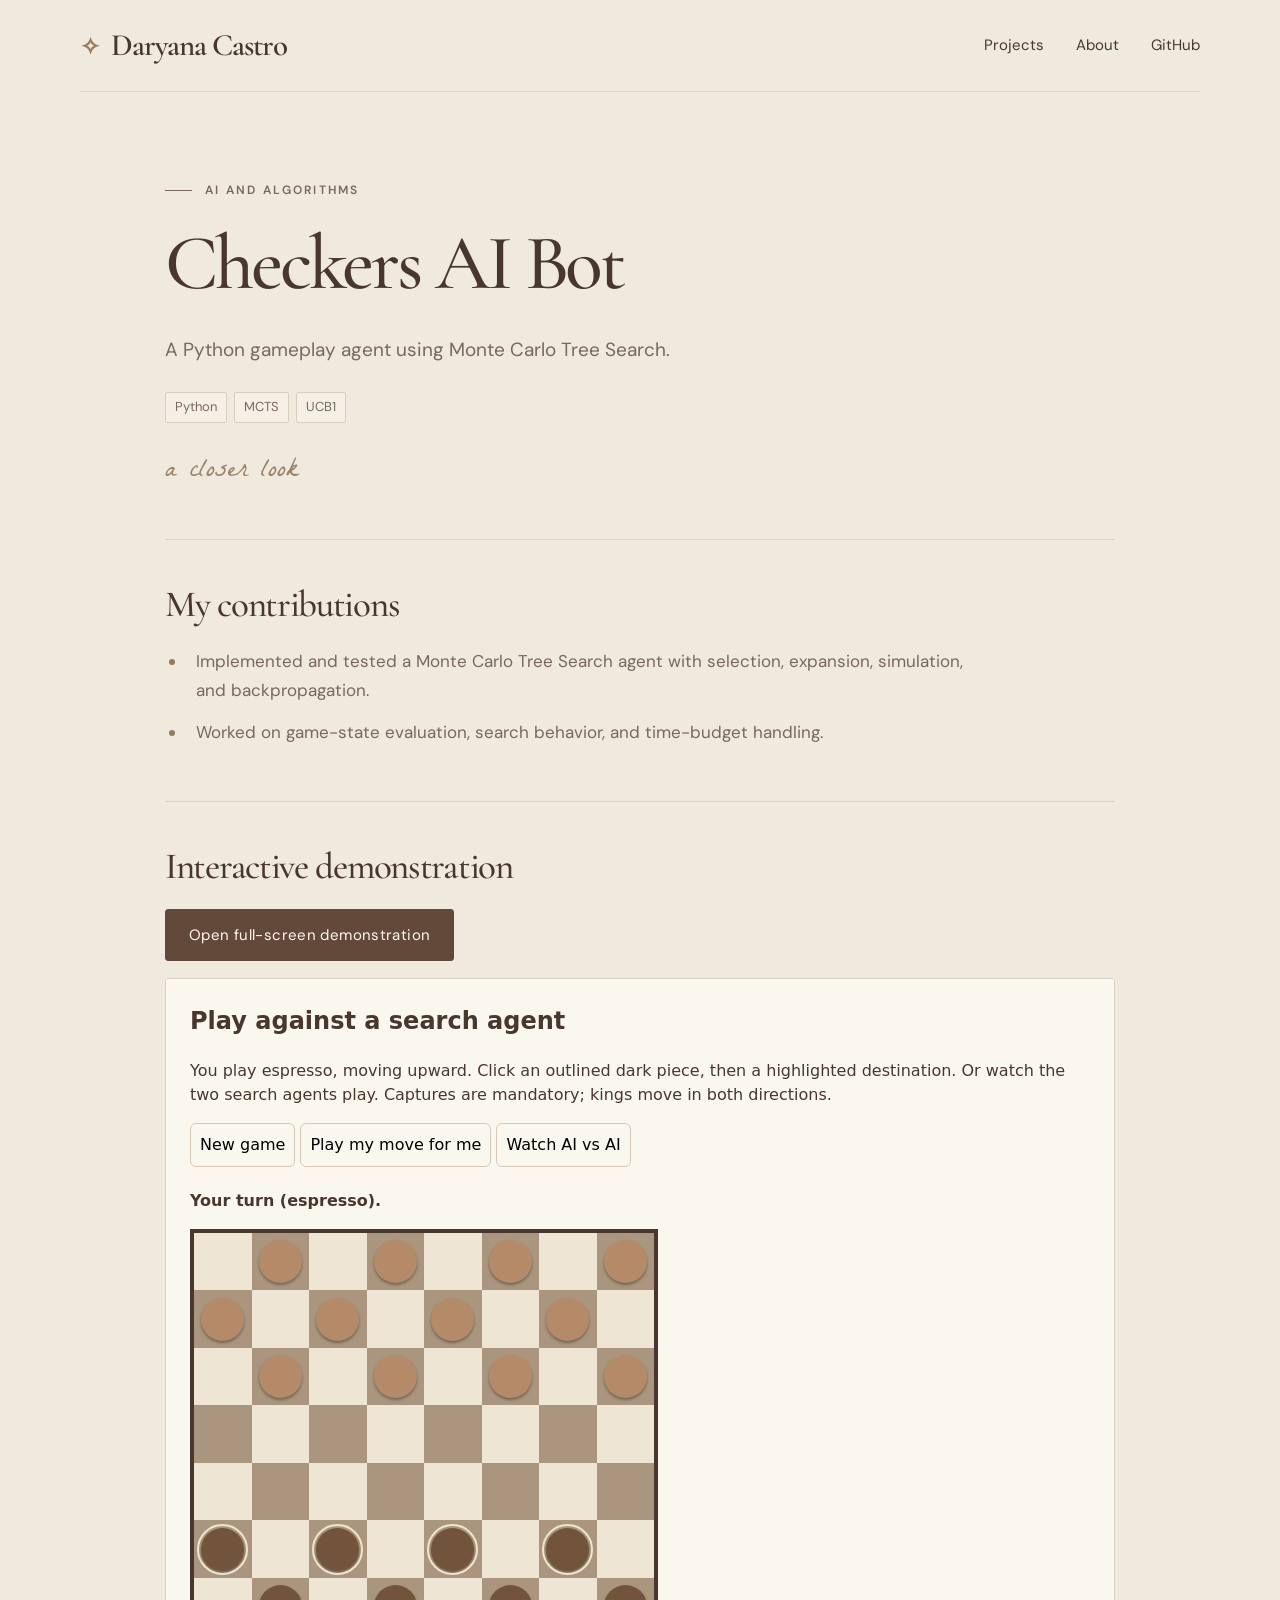
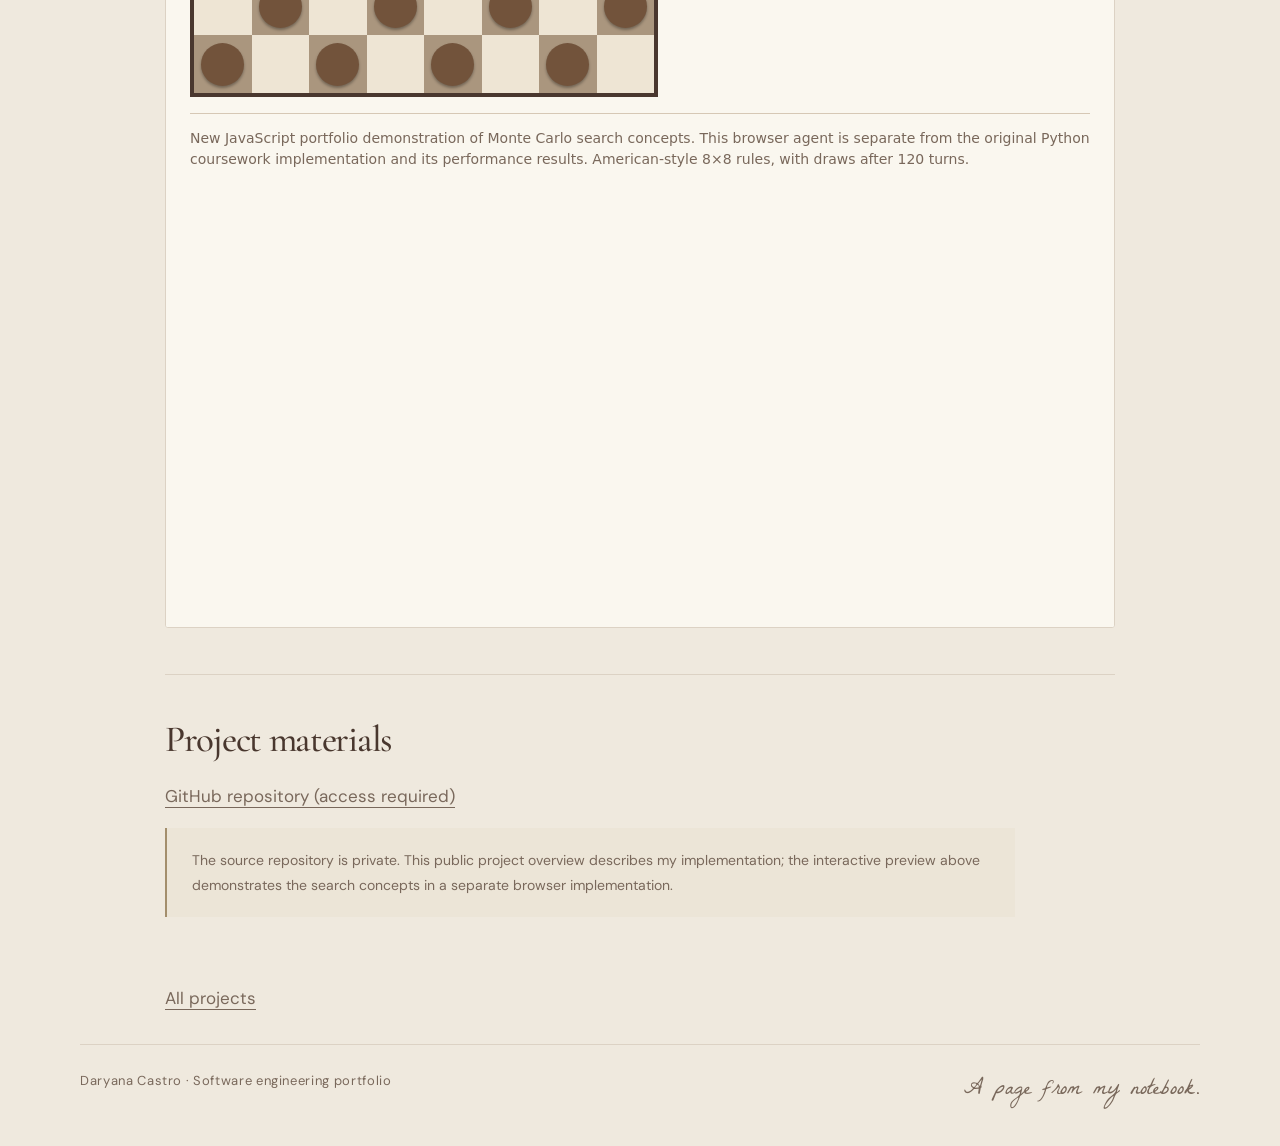
<file: projects/checkers-ai.html>
<!doctype html><html lang="en"><head><meta charset="utf-8"><meta name="viewport" content="width=device-width,initial-scale=1"><title>Checkers AI Bot | Daryana Castro</title><meta name="description" content="Daryana Castro's software engineering portfolio: full-stack applications, AI, search, and data visualization."><link rel="stylesheet" href="../styles.css?v=motion-2"><link rel="icon" href="data:image/svg+xml,%3Csvg xmlns='http://www.w3.org/2000/svg' viewBox='0 0 32 32'%3E%3Crect width='32' height='32' rx='8' fill='%23634939'/%3E%3Ctext x='6' y='24' font-size='22' fill='white' font-family='sans-serif'%3ED%3C/text%3E%3C/svg%3E"></head><body class="detail"><a class="skip-link" href="#main">Skip to content</a><header><a class="brand" href="../index.html">Daryana Castro</a><nav aria-label="Main navigation"><a href="../index.html#projects">Projects</a><a href="../index.html#about">About</a><a href="https://github.com/Daryanac">GitHub</a></nav></header><main id="main"><section class="hero"><p class="eyebrow">AI and algorithms</p><h1>Checkers AI Bot</h1><p class="lead">A Python gameplay agent using Monte Carlo Tree Search.</p><div class="tags"><span>Python</span><span>MCTS</span><span>UCB1</span></div></section><section class="section"><h2>My contributions</h2><ul class="list"><li>Implemented and tested a Monte Carlo Tree Search agent with selection, expansion, simulation, and backpropagation.</li><li>Worked on game-state evaluation, search behavior, and time-budget handling.</li></ul></section><section class="section"><h2>Interactive demonstration</h2><p><a class="button" href="../demos/checkers.html">Open full-screen demonstration</a></p><iframe title="Playable Checkers browser demonstration" src="../demos/checkers.html?v=2" loading="lazy" style="width:100%;height:1250px;border:1px solid #d7deea;border-radius:12px;background:white"></iframe></section><section class="section"><h2>Project materials</h2><p><a href="https://github.com/Daryanac/Checkers171">GitHub repository (access required)</a></p><p class="note">The source repository is private. This public project overview describes my implementation; the interactive preview above demonstrates the search concepts in a separate browser implementation.</p></section><p><a href="../index.html#projects">All projects</a></p></main><footer><span>Daryana Castro · Software engineering portfolio</span><span class="footer-script">A page from my notebook.</span></footer></body></html>
</file>
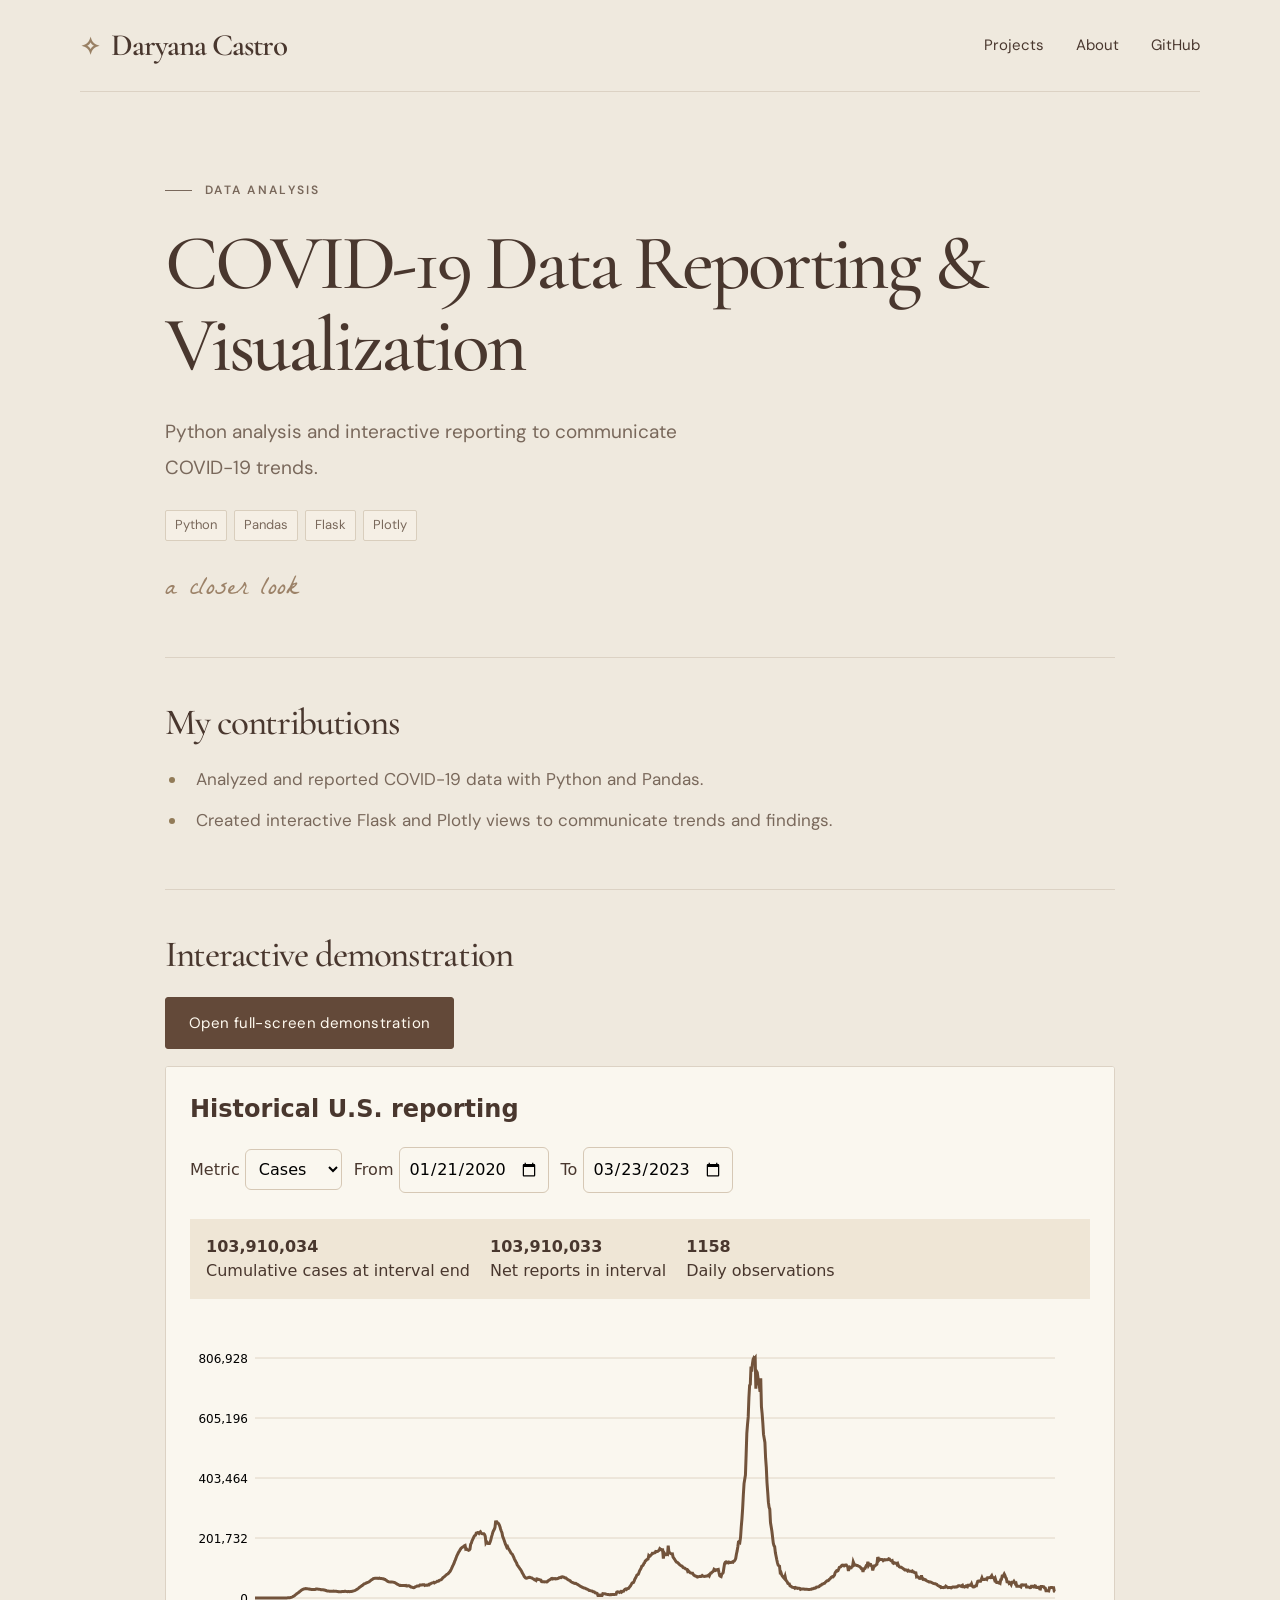
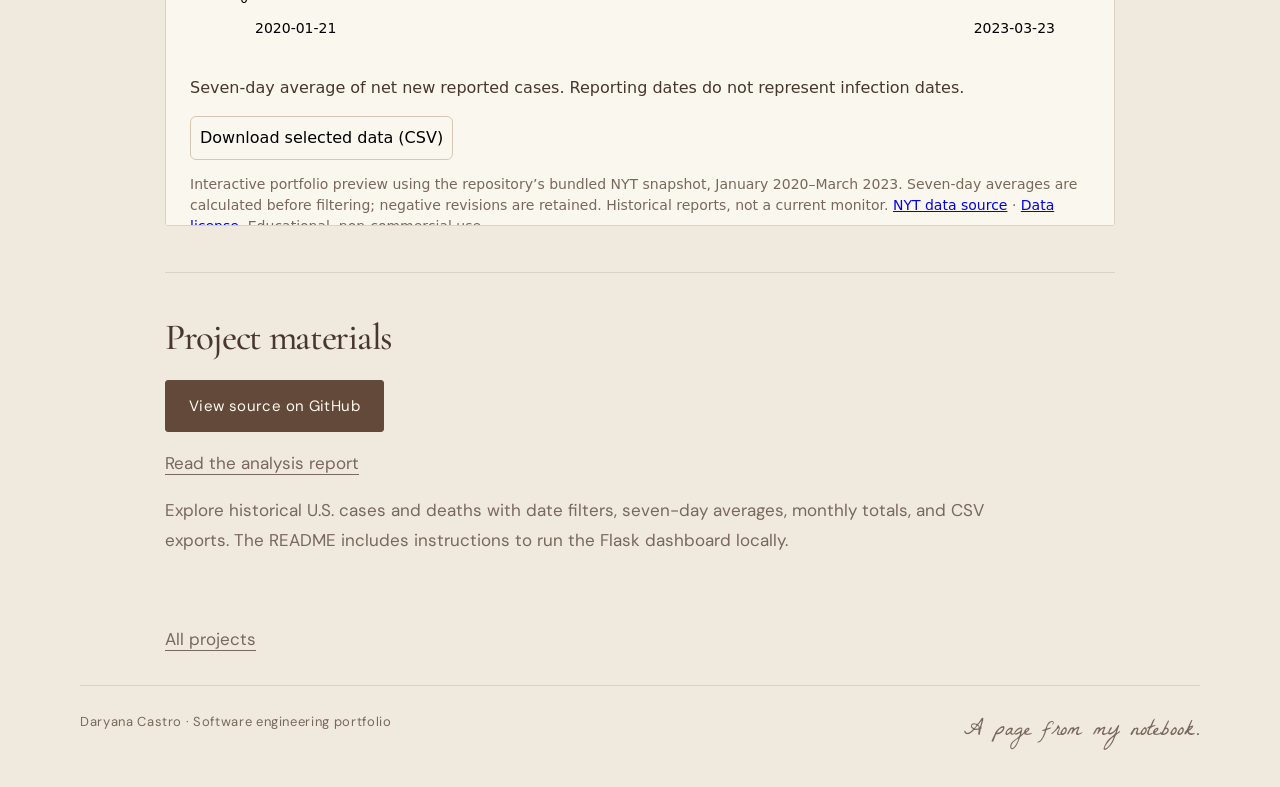
<file: projects/covid-data.html>
<!doctype html><html lang="en"><head><meta charset="utf-8"><meta name="viewport" content="width=device-width,initial-scale=1"><title>COVID-19 Data Reporting &amp; Visualization | Daryana Castro</title><meta name="description" content="Daryana Castro's software engineering portfolio: full-stack applications, AI, search, and data visualization."><link rel="stylesheet" href="../styles.css?v=motion-2"><link rel="icon" href="data:image/svg+xml,%3Csvg xmlns='http://www.w3.org/2000/svg' viewBox='0 0 32 32'%3E%3Crect width='32' height='32' rx='8' fill='%23634939'/%3E%3Ctext x='6' y='24' font-size='22' fill='white' font-family='sans-serif'%3ED%3C/text%3E%3C/svg%3E"></head><body class="detail"><a class="skip-link" href="#main">Skip to content</a><header><a class="brand" href="../index.html">Daryana Castro</a><nav aria-label="Main navigation"><a href="../index.html#projects">Projects</a><a href="../index.html#about">About</a><a href="https://github.com/Daryanac">GitHub</a></nav></header><main id="main"><section class="hero"><p class="eyebrow">Data analysis</p><h1>COVID-19 Data Reporting &amp; Visualization</h1><p class="lead">Python analysis and interactive reporting to communicate COVID-19 trends.</p><div class="tags"><span>Python</span><span>Pandas</span><span>Flask</span><span>Plotly</span></div></section><section class="section"><h2>My contributions</h2><ul class="list"><li>Analyzed and reported COVID-19 data with Python and Pandas.</li><li>Created interactive Flask and Plotly views to communicate trends and findings.</li></ul></section><section class="section"><h2>Interactive demonstration</h2><p><a class="button" href="../demos/covid.html">Open full-screen demonstration</a></p><iframe title="Historical COVID-19 dashboard preview" src="../demos/covid.html" loading="lazy" style="width:100%;height:760px;border:1px solid #d7deea;border-radius:12px;background:white"></iframe></section><section class="section"><h2>Project materials</h2><p><a class="button" href="https://github.com/Daryanac/covid-19-dashboard">View source on GitHub</a></p><p><a href="https://github.com/Daryanac/covid-19-dashboard/blob/main/reports/analysis.md">Read the analysis report</a></p><p>Explore historical U.S. cases and deaths with date filters, seven-day averages, monthly totals, and CSV exports. The README includes instructions to run the Flask dashboard locally.</p></section><p><a href="../index.html#projects">All projects</a></p></main><footer><span>Daryana Castro · Software engineering portfolio</span><span class="footer-script">A page from my notebook.</span></footer></body></html>
</file>
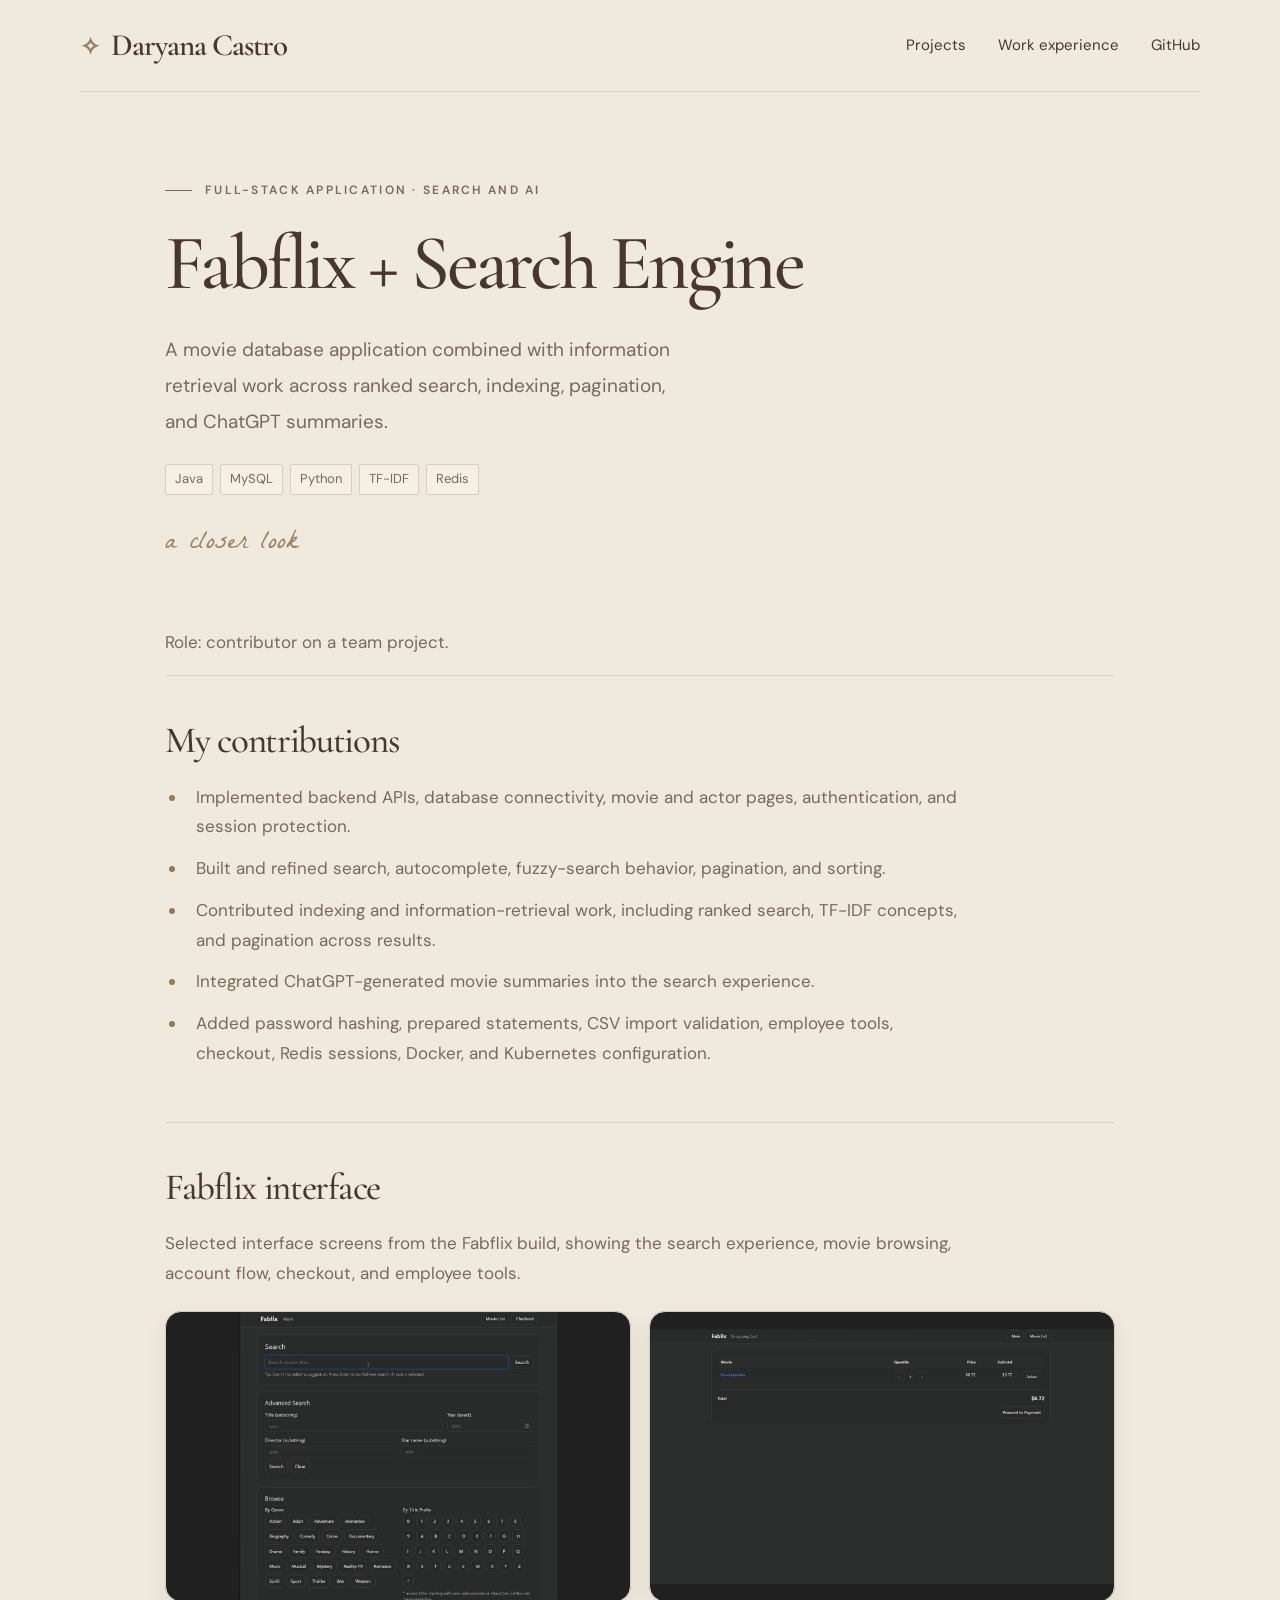
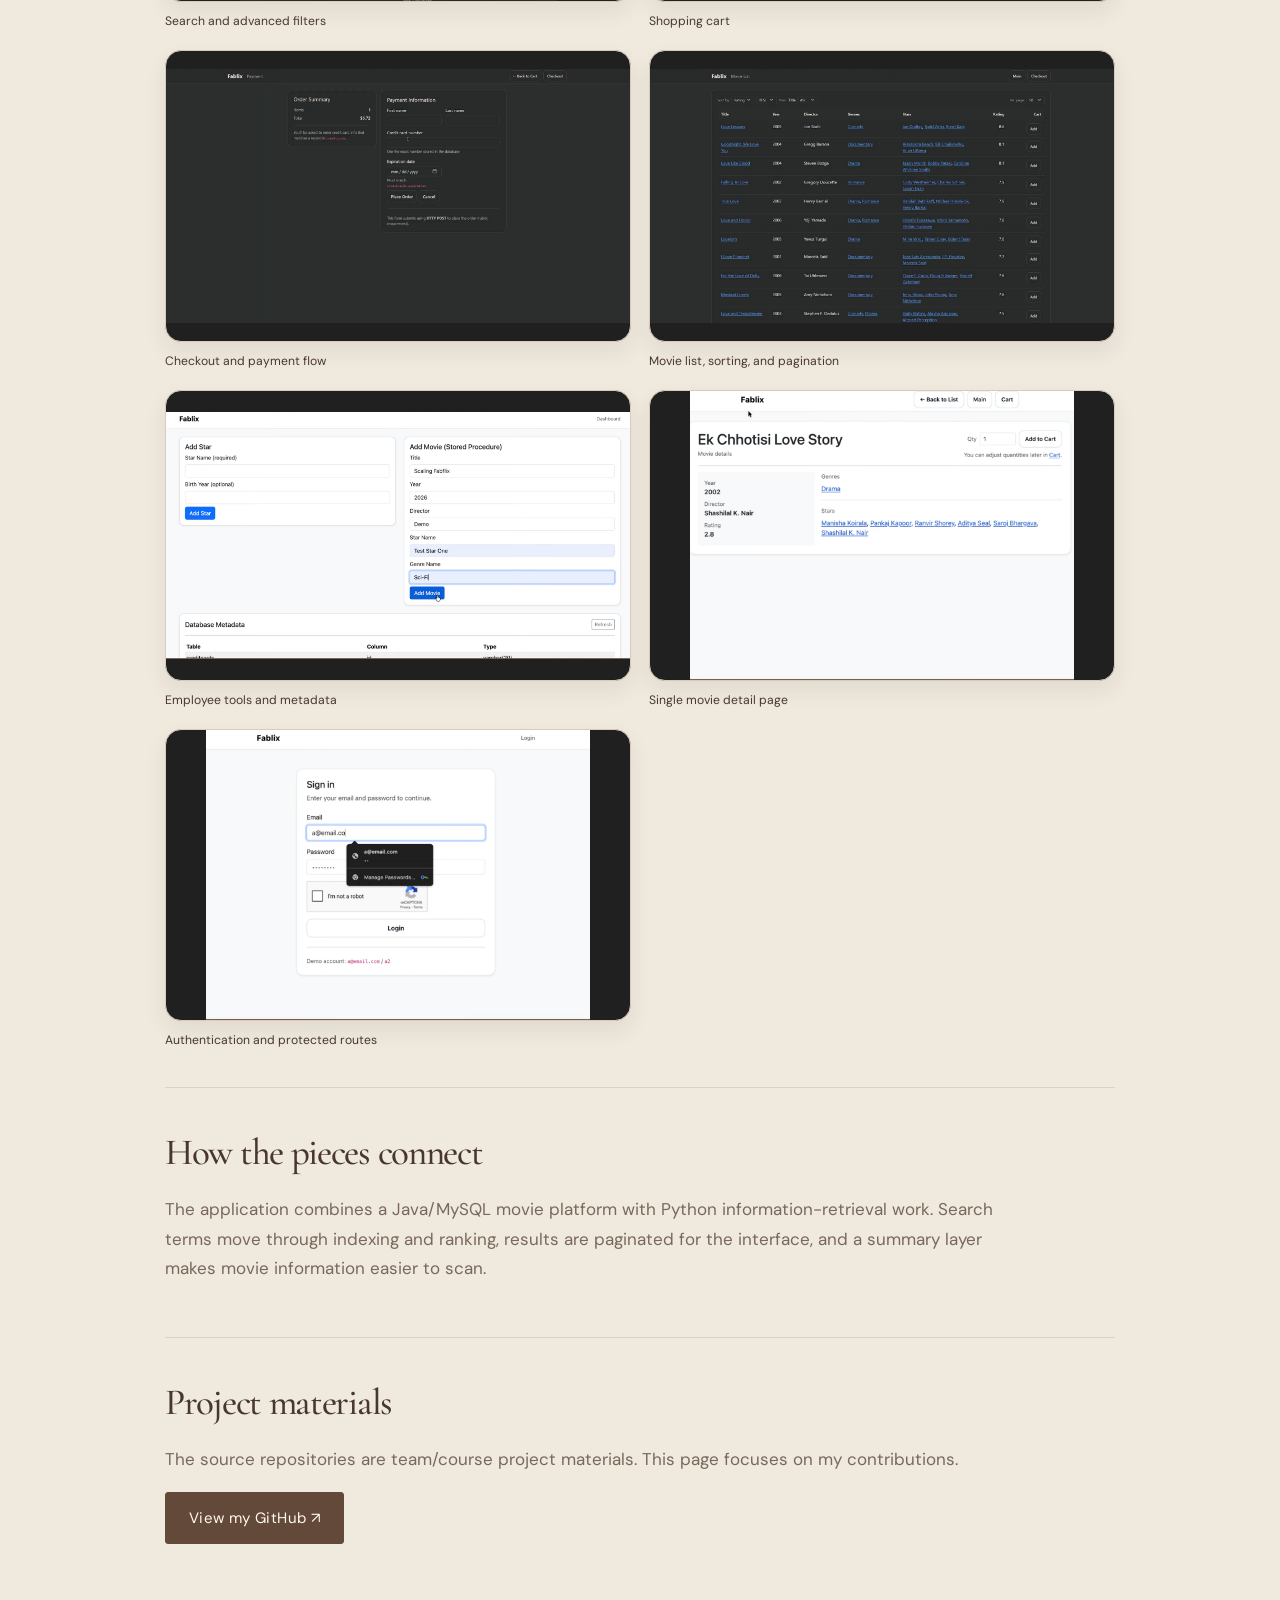
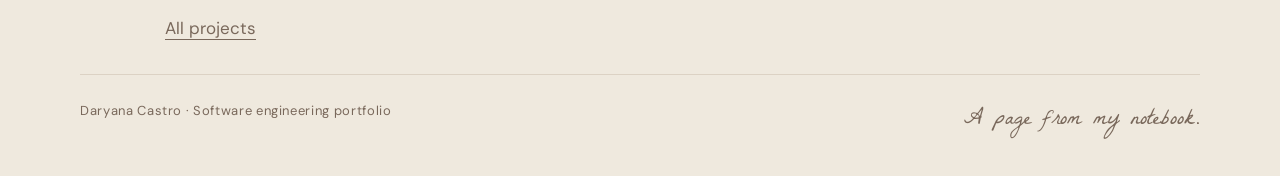
<file: projects/fabflix.html>
<!doctype html><html lang="en"><head><meta charset="utf-8"><meta name="viewport" content="width=device-width,initial-scale=1"><title>Fabflix + Search Engine | Daryana Castro</title><meta name="description" content="Full-stack movie database and information retrieval project with search, indexing, pagination, and AI summaries."><link rel="stylesheet" href="../styles.css?v=motion-3"></head><body class="detail"><a class="skip-link" href="#main">Skip to content</a><header><a class="brand" href="../index.html">Daryana Castro</a><nav aria-label="Main navigation"><a href="../index.html#projects">Projects</a><a href="../index.html#experience">Work experience</a><a href="https://github.com/Daryanac">GitHub</a></nav></header><main id="main"><section class="hero"><p class="eyebrow">Full-stack application · Search and AI</p><h1>Fabflix + Search Engine</h1><p class="lead">A movie database application combined with information retrieval work across ranked search, indexing, pagination, and ChatGPT summaries.</p><div class="tags"><span>Java</span><span>MySQL</span><span>Python</span><span>TF-IDF</span><span>Redis</span></div></section><p>Role: contributor on a team project.</p><section class="section"><h2>My contributions</h2><ul class="list"><li>Implemented backend APIs, database connectivity, movie and actor pages, authentication, and session protection.</li><li>Built and refined search, autocomplete, fuzzy-search behavior, pagination, and sorting.</li><li>Contributed indexing and information-retrieval work, including ranked search, TF-IDF concepts, and pagination across results.</li><li>Integrated ChatGPT-generated movie summaries into the search experience.</li><li>Added password hashing, prepared statements, CSV import validation, employee tools, checkout, Redis sessions, Docker, and Kubernetes configuration.</li></ul></section><section class="section"><h2>Fabflix interface</h2><p>Selected interface screens from the Fabflix build, showing the search experience, movie browsing, account flow, checkout, and employee tools.</p><div class="demo-frames project5-gallery"><figure><div class="demo-frame"><img src="../assets/project5-movie-list.png" alt="Fabflix search and advanced search interface" loading="lazy"></div><figcaption>Search and advanced filters</figcaption></figure><figure><div class="demo-frame"><img src="../assets/project5-shopping-cart.png" alt="Fabflix shopping cart interface" loading="lazy"></div><figcaption>Shopping cart</figcaption></figure><figure><div class="demo-frame"><img src="../assets/project5-checkout.png" alt="Fabflix checkout payment interface" loading="lazy"></div><figcaption>Checkout and payment flow</figcaption></figure><figure><div class="demo-frame"><img src="../assets/project5-movie-detail.png" alt="Fabflix movie list with sorting and pagination controls" loading="lazy"></div><figcaption>Movie list, sorting, and pagination</figcaption></figure><figure><div class="demo-frame"><img src="../assets/project5-employee-dashboard.png" alt="Fabflix employee dashboard for adding metadata and movies" loading="lazy"></div><figcaption>Employee tools and metadata</figcaption></figure><figure><div class="demo-frame"><img src="../assets/project5-search-results.png" alt="Fabflix single movie detail page" loading="lazy"></div><figcaption>Single movie detail page</figcaption></figure><figure><div class="demo-frame"><img src="../assets/project5-project-dashboard.png" alt="Fabflix login and protected application flow" loading="lazy"></div><figcaption>Authentication and protected routes</figcaption></figure></div></section><section class="section"><h2>How the pieces connect</h2><p>The application combines a Java/MySQL movie platform with Python information-retrieval work. Search terms move through indexing and ranking, results are paginated for the interface, and a summary layer makes movie information easier to scan.</p></section><section class="section"><h2>Project materials</h2><p>The source repositories are team/course project materials. This page focuses on my contributions.</p><p><a class="button" href="https://github.com/Daryanac">View my GitHub ↗</a></p></section><p><a href="../index.html#projects">All projects</a></p></main><footer><span>Daryana Castro · Software engineering portfolio</span><span class="footer-script">A page from my notebook.</span></footer></body></html>
</file>
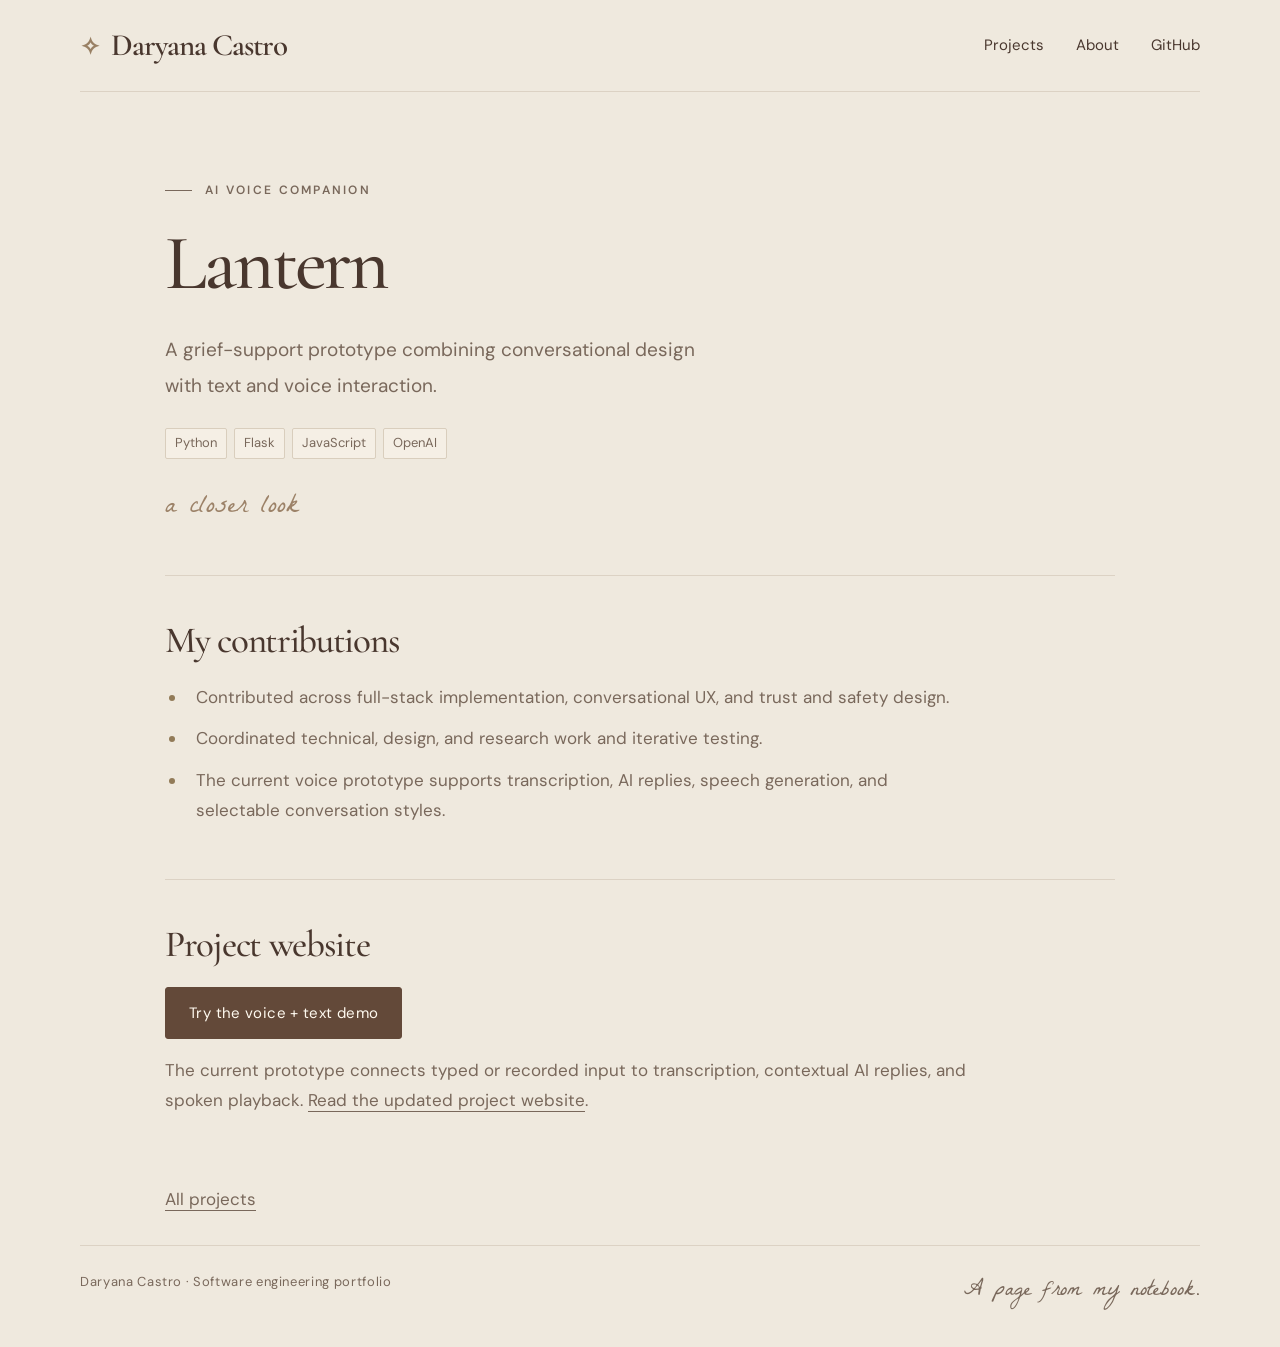
<file: projects/lantern.html>
<!doctype html><html lang="en"><head><meta charset="utf-8"><meta name="viewport" content="width=device-width,initial-scale=1"><title>Lantern | Daryana Castro</title><meta name="description" content="Daryana Castro's software engineering portfolio: full-stack applications, AI, search, and data visualization."><link rel="stylesheet" href="../styles.css?v=motion-2"><link rel="icon" href="data:image/svg+xml,%3Csvg xmlns='http://www.w3.org/2000/svg' viewBox='0 0 32 32'%3E%3Crect width='32' height='32' rx='8' fill='%23634939'/%3E%3Ctext x='6' y='24' font-size='22' fill='white' font-family='sans-serif'%3ED%3C/text%3E%3C/svg%3E"></head><body class="detail"><a class="skip-link" href="#main">Skip to content</a><header><a class="brand" href="../index.html">Daryana Castro</a><nav aria-label="Main navigation"><a href="../index.html#projects">Projects</a><a href="../index.html#about">About</a><a href="https://github.com/Daryanac">GitHub</a></nav></header><main id="main"><section class="hero"><p class="eyebrow">AI voice companion</p><h1>Lantern</h1><p class="lead">A grief-support prototype combining conversational design with text and voice interaction.</p><div class="tags"><span>Python</span><span>Flask</span><span>JavaScript</span><span>OpenAI</span></div></section><section class="section"><h2>My contributions</h2><ul class="list"><li>Contributed across full-stack implementation, conversational UX, and trust and safety design.</li><li>Coordinated technical, design, and research work and iterative testing.</li><li>The current voice prototype supports transcription, AI replies, speech generation, and selectable conversation styles.</li></ul></section><section class="section"><h2>Project website</h2><p><a class="button" href="../lantern/demo.html">Try the voice + text demo</a></p><p>The current prototype connects typed or recorded input to transcription, contextual AI replies, and spoken playback. <a href="../lantern/index.html">Read the updated project website</a>.</p></section><p><a href="../index.html#projects">All projects</a></p></main><footer><span>Daryana Castro · Software engineering portfolio</span><span class="footer-script">A page from my notebook.</span></footer></body></html>
</file>
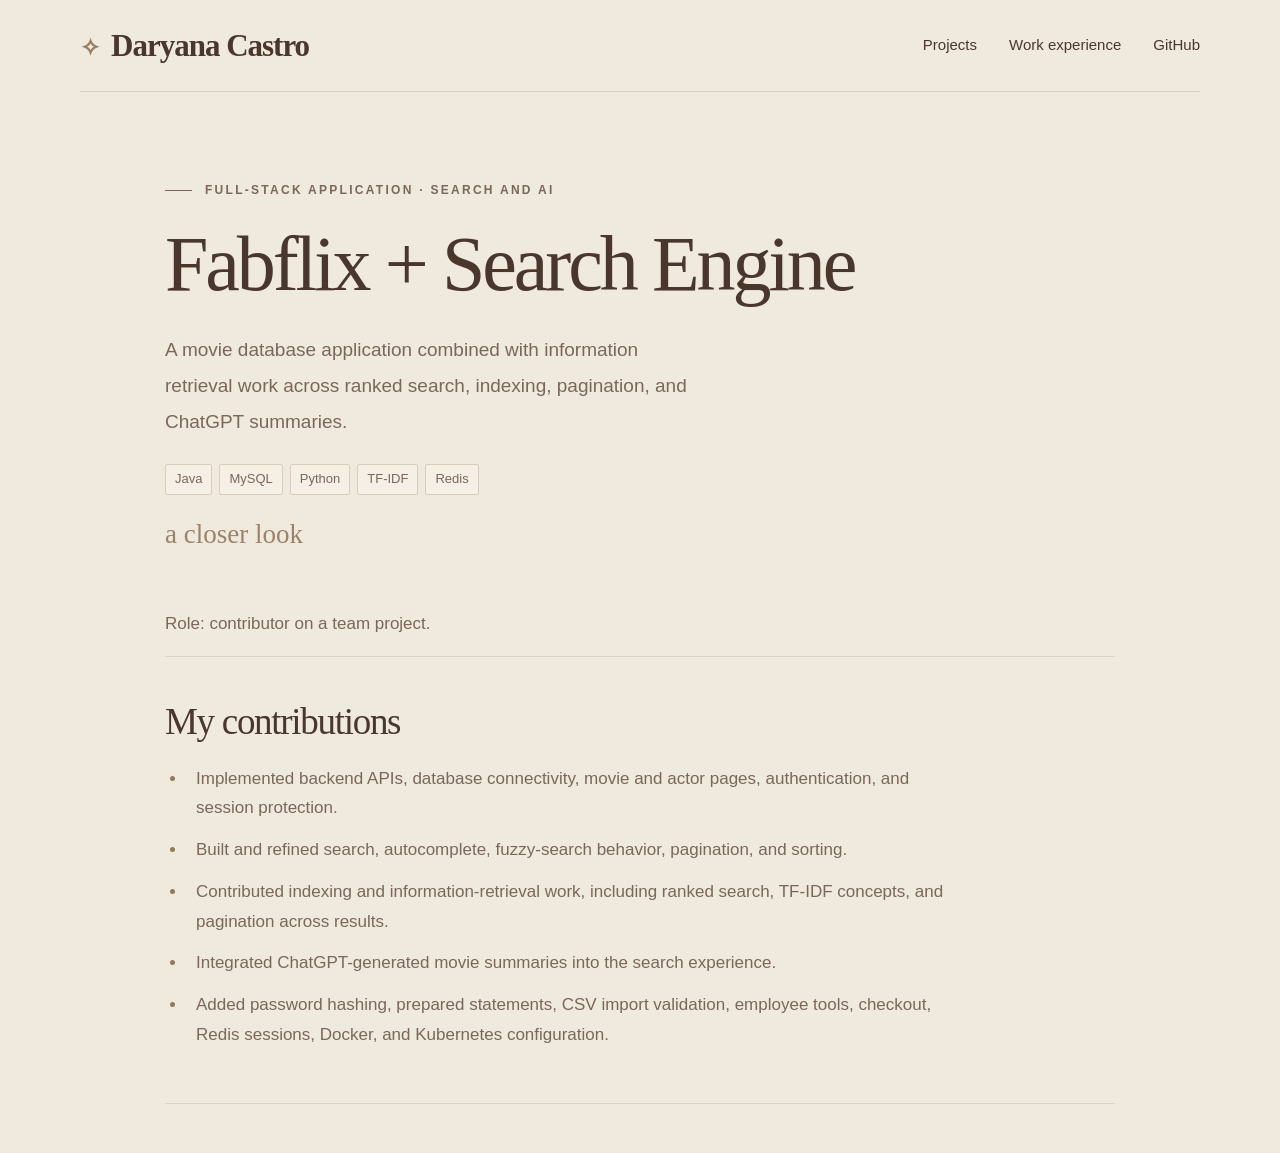
<file: projects/search-engine.html>
<!doctype html><html lang="en"><head><meta charset="utf-8"><meta http-equiv="refresh" content="0;url=fabflix.html"><meta name="viewport" content="width=device-width,initial-scale=1"><title>Fabflix + Search Engine | Daryana Castro</title><link rel="canonical" href="fabflix.html"></head><body><p>This project has moved to <a href="fabflix.html">Fabflix + Search Engine</a>.</p></body></html>
</file>
<file: lantern/site.css>
:root {
  --bg: #f7f5f2;
  --surface: #ffffff;
  --surface-soft: #f1eeea;
  --surface-tint: #f3efff;
  --ink: #21192a;
  --ink-soft: #675f70;
  --ink-faint: #8a8292;
  --line: #e4dfe7;
  --line-strong: #d5ceda;
  --brand: #6f49d8;
  --brand-dark: #5031ad;
  --brand-soft: #eee9ff;
  --warm: #c78235;
  --success: #167b55;
  --danger: #b94255;
  --shadow-sm: 0 8px 24px rgba(31, 24, 38, 0.06);
  --shadow-md: 0 18px 50px rgba(31, 24, 38, 0.09);
  --shadow-lg: 0 34px 80px rgba(31, 24, 38, 0.12);
  --radius-sm: 14px;
  --radius-md: 22px;
  --radius-lg: 32px;
  --max: 1180px;
}

html[data-theme="dark"] {
  --bg: #15121a;
  --surface: #1e1925;
  --surface-soft: #27212f;
  --surface-tint: #28203b;
  --ink: #f7f2fb;
  --ink-soft: #c9c0d0;
  --ink-faint: #9f95a8;
  --line: #383040;
  --line-strong: #4a4054;
  --brand: #a487ff;
  --brand-dark: #c5b5ff;
  --brand-soft: #302650;
  --warm: #e2aa69;
  --success: #5fd0a2;
  --danger: #ef8897;
  --shadow-sm: 0 8px 24px rgba(0, 0, 0, 0.18);
  --shadow-md: 0 18px 50px rgba(0, 0, 0, 0.26);
  --shadow-lg: 0 34px 80px rgba(0, 0, 0, 0.34);
}

* { box-sizing: border-box; }

html { scroll-behavior: smooth; }

body {
  margin: 0;
  background: var(--bg);
  color: var(--ink);
  font-family: Inter, ui-sans-serif, system-ui, -apple-system, BlinkMacSystemFont, "Segoe UI", sans-serif;
  line-height: 1.6;
  -webkit-font-smoothing: antialiased;
}

body::before {
  content: "";
  position: fixed;
  inset: 0;
  pointer-events: none;
  z-index: -2;
  background:
    radial-gradient(circle at 12% 10%, rgba(111, 73, 216, .07), transparent 30%),
    radial-gradient(circle at 88% 12%, rgba(199, 130, 53, .06), transparent 28%);
}

img { max-width: 100%; display: block; }
a { color: inherit; text-decoration: none; }
button, input, textarea, select { font: inherit; }
button { color: inherit; }

::selection { background: var(--brand-soft); color: var(--ink); }

.container {
  width: min(calc(100% - 40px), var(--max));
  margin: 0 auto;
}

.site-header {
  position: sticky;
  top: 0;
  z-index: 50;
  border-bottom: 1px solid color-mix(in srgb, var(--line) 82%, transparent);
  background: color-mix(in srgb, var(--bg) 88%, transparent);
  backdrop-filter: blur(18px);
}

.header-inner {
  min-height: 78px;
  display: flex;
  align-items: center;
  justify-content: space-between;
  gap: 24px;
}

.brand {
  display: inline-flex;
  align-items: center;
  gap: 10px;
  font-weight: 800;
  letter-spacing: -0.03em;
}

.brand-mark {
  width: 36px;
  height: 36px;
  display: grid;
  place-items: center;
  border-radius: 12px;
  background: var(--brand-soft);
  color: var(--brand);
  border: 1px solid color-mix(in srgb, var(--brand) 18%, transparent);
}

.brand-name { font-size: 1.15rem; }

.nav {
  display: flex;
  align-items: center;
  gap: 28px;
  color: var(--ink-soft);
  font-size: .92rem;
  font-weight: 600;
}

.nav a { transition: color .2s ease; }
.nav a:hover { color: var(--ink); }

.header-actions {
  display: flex;
  align-items: center;
  gap: 10px;
}

.icon-button,
.btn {
  border: 1px solid transparent;
  border-radius: 999px;
  min-height: 44px;
  display: inline-flex;
  align-items: center;
  justify-content: center;
  gap: 8px;
  padding: 0 18px;
  cursor: pointer;
  font-weight: 700;
  transition: transform .2s ease, border-color .2s ease, background .2s ease, box-shadow .2s ease;
}

.btn:hover,
.icon-button:hover { transform: translateY(-1px); }

.btn-primary {
  color: #fff;
  background: var(--brand);
  box-shadow: 0 10px 26px rgba(111, 73, 216, .2);
}

.btn-primary:hover { background: var(--brand-dark); }

.btn-secondary {
  background: var(--surface);
  border-color: var(--line);
  box-shadow: var(--shadow-sm);
}

.btn-secondary:hover { border-color: var(--line-strong); }

.btn-quiet,
.icon-button {
  background: transparent;
  border-color: var(--line);
}

.icon-button {
  width: 44px;
  padding: 0;
}

.menu-button { display: none; }

.mobile-nav {
  display: none;
  padding: 0 20px 18px;
}

.mobile-nav.open { display: grid; gap: 8px; }
.mobile-nav a,
.mobile-nav button {
  padding: 12px 14px;
  border-radius: 12px;
  color: var(--ink-soft);
}

.hero {
  padding: 88px 0 70px;
}

.hero-grid {
  display: grid;
  grid-template-columns: 1.04fr .96fr;
  align-items: center;
  gap: clamp(44px, 7vw, 92px);
}

.eyebrow,
.badge {
  display: inline-flex;
  align-items: center;
  gap: 8px;
  width: fit-content;
  border-radius: 999px;
  font-size: .79rem;
  font-weight: 800;
  letter-spacing: .08em;
  text-transform: uppercase;
}

.badge {
  padding: 9px 12px;
  background: var(--brand-soft);
  color: var(--brand-dark);
  border: 1px solid color-mix(in srgb, var(--brand) 16%, transparent);
}

.live-dot {
  width: 8px;
  height: 8px;
  border-radius: 50%;
  background: var(--success);
  box-shadow: 0 0 0 4px color-mix(in srgb, var(--success) 12%, transparent);
}

.hero h1 {
  margin: 22px 0 18px;
  max-width: 760px;
  font-size: clamp(3.15rem, 7.5vw, 6.3rem);
  line-height: .96;
  letter-spacing: -.065em;
  font-weight: 800;
}

.hero-copy > p {
  margin: 0;
  max-width: 680px;
  color: var(--ink-soft);
  font-size: clamp(1.05rem, 1.7vw, 1.22rem);
}

.hero-actions {
  margin-top: 30px;
  display: flex;
  flex-wrap: wrap;
  gap: 12px;
}

.hero-meta {
  margin-top: 28px;
  display: flex;
  flex-wrap: wrap;
  gap: 18px;
  color: var(--ink-faint);
  font-size: .88rem;
  font-weight: 600;
}

.hero-meta span { display: inline-flex; align-items: center; gap: 7px; }
.hero-meta span::before { content: "✓"; color: var(--success); font-weight: 900; }

.product-preview {
  position: relative;
  min-height: 520px;
}

.preview-glow {
  position: absolute;
  inset: 10% 8%;
  border-radius: 40px;
  background: linear-gradient(145deg, rgba(111,73,216,.2), rgba(199,130,53,.11));
  filter: blur(42px);
  opacity: .6;
}

.preview-window {
  position: relative;
  overflow: hidden;
  border: 1px solid var(--line);
  border-radius: var(--radius-lg);
  background: var(--surface);
  box-shadow: var(--shadow-lg);
}

.preview-topbar {
  min-height: 62px;
  display: flex;
  align-items: center;
  justify-content: space-between;
  gap: 16px;
  padding: 0 20px;
  border-bottom: 1px solid var(--line);
}

.preview-title { font-weight: 800; font-size: .95rem; }
.status-pill {
  padding: 7px 10px;
  border-radius: 999px;
  border: 1px solid color-mix(in srgb, var(--success) 24%, transparent);
  color: var(--success);
  background: color-mix(in srgb, var(--success) 7%, transparent);
  font-size: .74rem;
  font-weight: 800;
}

.preview-chat {
  min-height: 370px;
  padding: 24px;
  display: flex;
  flex-direction: column;
  gap: 16px;
  background: linear-gradient(180deg, color-mix(in srgb, var(--surface-soft) 55%, var(--surface)), var(--surface));
}

.preview-message {
  max-width: 82%;
  padding: 14px 16px;
  border-radius: 17px;
  font-size: .92rem;
  box-shadow: var(--shadow-sm);
}

.preview-message.ai {
  align-self: flex-start;
  background: var(--surface);
  border: 1px solid var(--line);
}

.preview-message.user {
  align-self: flex-end;
  color: #fff;
  background: var(--brand);
}

.preview-label {
  margin-bottom: 5px;
  font-size: .69rem;
  font-weight: 800;
  letter-spacing: .07em;
  text-transform: uppercase;
  opacity: .68;
}

.preview-control {
  margin-top: auto;
  display: flex;
  align-items: center;
  gap: 12px;
  padding: 14px;
  border: 1px solid var(--line);
  background: var(--surface);
  border-radius: 18px;
}

.preview-mic {
  width: 44px;
  height: 44px;
  border-radius: 50%;
  display: grid;
  place-items: center;
  background: var(--brand);
  color: #fff;
  flex: 0 0 auto;
}

.wave-mini { height: 30px; display: flex; align-items: center; gap: 4px; flex: 1; }
.wave-mini i {
  width: 3px;
  border-radius: 5px;
  background: color-mix(in srgb, var(--brand) 70%, var(--surface));
  animation: miniWave 1.1s ease-in-out infinite;
}
.wave-mini i:nth-child(1), .wave-mini i:nth-child(7) { height: 8px; }
.wave-mini i:nth-child(2), .wave-mini i:nth-child(6) { height: 15px; animation-delay: -.2s; }
.wave-mini i:nth-child(3), .wave-mini i:nth-child(5) { height: 24px; animation-delay: -.4s; }
.wave-mini i:nth-child(4) { height: 30px; animation-delay: -.55s; }

.section {
  padding: 92px 0;
}

.section-muted {
  background: color-mix(in srgb, var(--surface-soft) 76%, transparent);
  border-top: 1px solid color-mix(in srgb, var(--line) 75%, transparent);
  border-bottom: 1px solid color-mix(in srgb, var(--line) 75%, transparent);
}

.section-head {
  max-width: 760px;
  margin-bottom: 42px;
}

.section-head.center { margin-left: auto; margin-right: auto; text-align: center; }
.section-head .eyebrow { color: var(--brand); margin-bottom: 10px; }
.section-head h2 {
  margin: 0;
  font-size: clamp(2.1rem, 4.5vw, 4rem);
  line-height: 1.03;
  letter-spacing: -.05em;
}
.section-head p { margin: 15px 0 0; color: var(--ink-soft); font-size: 1.05rem; }

.feature-grid,
.tech-grid,
.principle-grid,
.roadmap-grid {
  display: grid;
  grid-template-columns: repeat(3, 1fr);
  gap: 18px;
}

.feature-card,
.tech-card,
.principle-card,
.roadmap-card {
  border: 1px solid var(--line);
  border-radius: var(--radius-md);
  background: var(--surface);
  padding: 26px;
  box-shadow: var(--shadow-sm);
}

.card-icon {
  width: 44px;
  height: 44px;
  display: grid;
  place-items: center;
  border-radius: 13px;
  margin-bottom: 20px;
  background: var(--brand-soft);
  color: var(--brand);
  font-weight: 900;
}

.feature-card h3,
.tech-card h3,
.principle-card h3,
.roadmap-card h3 { margin: 0 0 8px; font-size: 1.08rem; }
.feature-card p,
.tech-card p,
.principle-card p,
.roadmap-card p { margin: 0; color: var(--ink-soft); font-size: .94rem; }

.demo-banner {
  display: grid;
  grid-template-columns: 1fr auto;
  align-items: center;
  gap: 32px;
  padding: 34px;
  border-radius: var(--radius-lg);
  background: linear-gradient(135deg, #2a2035, #3d2a5e 62%, #5e3fa4);
  color: #fff;
  box-shadow: var(--shadow-lg);
}

.demo-banner .badge {
  color: #ded3ff;
  background: rgba(255,255,255,.09);
  border-color: rgba(255,255,255,.14);
}
.demo-banner h2 { margin: 14px 0 10px; font-size: clamp(2rem, 4vw, 3.25rem); letter-spacing: -.045em; line-height: 1; }
.demo-banner p { margin: 0; max-width: 720px; color: rgba(255,255,255,.74); }
.demo-banner .btn { background: #fff; color: #2b2035; min-width: 155px; }

.pipeline {
  display: grid;
  grid-template-columns: repeat(4, 1fr);
  gap: 0;
  border: 1px solid var(--line);
  border-radius: var(--radius-lg);
  overflow: hidden;
  background: var(--surface);
  box-shadow: var(--shadow-sm);
}

.pipeline-step {
  position: relative;
  padding: 28px;
  min-height: 210px;
  border-right: 1px solid var(--line);
}
.pipeline-step:last-child { border-right: 0; }
.pipeline-num { color: var(--brand); font-size: .78rem; font-weight: 900; letter-spacing: .08em; }
.pipeline-step h3 { margin: 22px 0 8px; font-size: 1.08rem; }
.pipeline-step p { margin: 0; color: var(--ink-soft); font-size: .91rem; }
.pipeline-arrow { position: absolute; right: -10px; top: 34px; z-index: 2; width: 20px; height: 20px; border-radius: 50%; display: grid; place-items: center; background: var(--bg); border: 1px solid var(--line); color: var(--ink-faint); font-size: .7rem; }
.pipeline-step:last-child .pipeline-arrow { display: none; }

.tech-grid { grid-template-columns: repeat(2, 1fr); }
.tech-card { min-height: 210px; }
.tech-label { color: var(--brand); font-size: .75rem; font-weight: 900; text-transform: uppercase; letter-spacing: .08em; }
.tech-card h3 { margin-top: 10px; font-size: 1.25rem; }
.stack-list { margin-top: 18px; display: flex; flex-wrap: wrap; gap: 8px; }
.stack-list span { padding: 7px 10px; border-radius: 999px; border: 1px solid var(--line); background: var(--surface-soft); color: var(--ink-soft); font-size: .78rem; font-weight: 700; }

.architecture-note {
  margin-top: 22px;
  padding: 18px 20px;
  border: 1px solid var(--line);
  border-radius: var(--radius-sm);
  color: var(--ink-soft);
  background: var(--surface);
  font-size: .9rem;
}
.architecture-note strong { color: var(--ink); }

.principle-grid { grid-template-columns: repeat(4, 1fr); }
.principle-card { box-shadow: none; }
.principle-number { color: var(--brand); font-size: .8rem; font-weight: 900; margin-bottom: 26px; }

.roadmap-card { position: relative; overflow: hidden; }
.roadmap-state { display: inline-flex; margin-bottom: 18px; padding: 6px 9px; border-radius: 999px; color: var(--ink-faint); background: var(--surface-soft); font-size: .72rem; font-weight: 800; text-transform: uppercase; letter-spacing: .05em; }
.roadmap-card.current .roadmap-state { color: var(--success); background: color-mix(in srgb, var(--success) 9%, transparent); }

.research-panel {
  display: grid;
  grid-template-columns: 1fr .75fr;
  gap: 40px;
  align-items: center;
  padding: 36px;
  border: 1px solid var(--line);
  border-radius: var(--radius-lg);
  background: var(--surface);
  box-shadow: var(--shadow-md);
}
.research-panel h2 { margin: 0 0 12px; font-size: clamp(2rem, 4vw, 3rem); letter-spacing: -.04em; line-height: 1.04; }
.research-panel p { margin: 0; color: var(--ink-soft); }
.research-actions { margin-top: 22px; display: flex; gap: 10px; flex-wrap: wrap; }
.research-stats { display: grid; grid-template-columns: 1fr 1fr; gap: 12px; }
.stat { padding: 22px; border-radius: 18px; background: var(--surface-soft); border: 1px solid var(--line); }
.stat strong { display: block; font-size: 1.2rem; }
.stat span { color: var(--ink-soft); font-size: .82rem; }

.faq { display: grid; gap: 10px; }
.faq-item { border: 1px solid var(--line); border-radius: 16px; background: var(--surface); overflow: hidden; }
.faq-question { width: 100%; border: 0; background: transparent; padding: 19px 20px; display: flex; justify-content: space-between; gap: 18px; cursor: pointer; font-weight: 750; text-align: left; }
.faq-answer { display: none; padding: 0 20px 20px; color: var(--ink-soft); font-size: .94rem; }
.faq-item.open .faq-answer { display: block; }
.faq-symbol { color: var(--brand); font-size: 1.1rem; }

.site-footer {
  padding: 42px 0;
  border-top: 1px solid var(--line);
  background: var(--surface);
}
.footer-inner { display: flex; align-items: flex-end; justify-content: space-between; gap: 28px; }
.footer-note { margin-top: 12px; max-width: 480px; color: var(--ink-soft); font-size: .86rem; }
.footer-links { display: flex; flex-wrap: wrap; justify-content: flex-end; gap: 18px; color: var(--ink-soft); font-size: .86rem; font-weight: 650; }

.focus-visible,
a:focus-visible,
button:focus-visible,
input:focus-visible,
textarea:focus-visible {
  outline: 3px solid color-mix(in srgb, var(--brand) 42%, transparent);
  outline-offset: 3px;
}

@keyframes miniWave {
  0%, 100% { transform: scaleY(.55); opacity: .65; }
  50% { transform: scaleY(1); opacity: 1; }
}

@media (max-width: 980px) {
  .nav { display: none; }
  .menu-button { display: inline-flex; }
  .header-actions .desktop-only { display: none; }
  .hero-grid { grid-template-columns: 1fr; }
  .hero-copy { max-width: 800px; }
  .product-preview { min-height: 0; max-width: 680px; }
  .pipeline { grid-template-columns: 1fr 1fr; }
  .pipeline-step { border-bottom: 1px solid var(--line); }
  .pipeline-step:nth-child(2) { border-right: 0; }
  .pipeline-step:nth-child(3), .pipeline-step:nth-child(4) { border-bottom: 0; }
  .pipeline-arrow { display: none; }
  .principle-grid { grid-template-columns: 1fr 1fr; }
  .research-panel { grid-template-columns: 1fr; }
}

@media (max-width: 720px) {
  .container { width: min(calc(100% - 24px), var(--max)); }
  .header-inner { min-height: 68px; }
  .header-actions .btn-primary { display: none; }
  .hero { padding: 62px 0 50px; }
  .hero h1 { font-size: clamp(3rem, 15vw, 4.5rem); }
  .hero-actions { display: grid; }
  .hero-actions .btn { width: 100%; }
  .section { padding: 70px 0; }
  .feature-grid,
  .tech-grid,
  .roadmap-grid,
  .principle-grid { grid-template-columns: 1fr; }
  .demo-banner { grid-template-columns: 1fr; padding: 26px; }
  .demo-banner .btn { width: 100%; }
  .pipeline { grid-template-columns: 1fr; }
  .pipeline-step { border-right: 0; border-bottom: 1px solid var(--line) !important; min-height: 0; }
  .pipeline-step:last-child { border-bottom: 0 !important; }
  .research-panel { padding: 26px; }
  .research-stats { grid-template-columns: 1fr; }
  .footer-inner { align-items: flex-start; flex-direction: column; }
  .footer-links { justify-content: flex-start; }
}

@media (prefers-reduced-motion: reduce) {
  *, *::before, *::after { scroll-behavior: auto !important; animation-duration: .01ms !important; animation-iteration-count: 1 !important; transition-duration: .01ms !important; }
}
</file>
<file: lantern/comfort.css>
:root {--bg:#ced5cb;--surface:#dce1d7;--surface-soft:#c7d0c2;--surface-tint:#c5cec3;--ink:#283a35;--ink-soft:#45594f;--ink-faint:#45564c;--line:#adbba9;--line-strong:#8c9f90;--brand:#496d60;--brand-dark:#35574b;--brand-soft:#becdbd;--warm:#899e85;--success:#3d6351;--shadow-md:0 18px 50px #203c2c0d;--shadow-sm:0 8px 24px #203c2c08;color-scheme:light}
html[data-theme="dark"] {--bg:#182622;--surface:#22342e;--surface-soft:#2b4037;--surface-tint:#30453b;--ink:#dce6dc;--ink-soft:#b6c8bb;--ink-faint:#a1b5a8;--line:#425b4e;--line-strong:#668270;--brand:#a1c2ac;--brand-dark:#b9d3c2;--brand-soft:#3c5547;--warm:#8cab8e;--success:#afd0b7;color-scheme:dark}
body {font-size:17px;background:radial-gradient(ellipse at 90% 12%,color-mix(in srgb,var(--warm) 10%,transparent),transparent 48%),var(--bg)}
body::before {display:none}h1,h2,.brand-name {font-family:Inter,ui-sans-serif,system-ui,sans-serif;font-weight:500;letter-spacing:-.04em!important}.brand-name{font-size:30px}.brand-mark{background:var(--brand-soft);color:var(--brand)}
[data-theme-toggle],.icon-button[data-theme-toggle]{width:auto;min-width:116px;padding:10px 14px;height:auto;border-radius:30px;font:600 14px Inter,sans-serif;white-space:nowrap;background:var(--surface-soft);border:1px solid var(--line);color:var(--ink);cursor:pointer}
.btn-primary,.mic-button{background:var(--brand);color:var(--bg);box-shadow:none}.btn-primary:hover,.mic-button:hover{background:var(--brand-dark)}.support-nav{font-size:14px;text-decoration:underline;text-underline-offset:4px}.demo-header-actions{gap:18px}.demo-page{padding-top:48px}.demo-hero{grid-template-columns:minmax(0,1fr) 300px;gap:56px;margin-bottom:40px}.demo-hero h1{font-size:clamp(3.5rem,6.3vw,5.8rem);line-height:1.03;margin:20px 0}.demo-hero h1 em{font-weight:400;color:var(--brand)}.demo-hero p{font-size:18px;line-height:1.8;max-width:640px}.demo-hero .companion-note{font-size:13px;line-height:1.6;margin-top:15px;max-width:580px}.badge{color:var(--ink-soft);background:var(--surface-soft);border-color:var(--line);font-size:12px}
.comfort-art{height:295px;position:relative;display:flex;flex-direction:column;align-items:center;justify-content:center}.halo{position:absolute;width:275px;height:275px;background:radial-gradient(circle,#edbc6960,transparent 68%);border-radius:50%}.lantern-handle{width:49px;height:37px;border:3px solid var(--brand);border-bottom:0;border-radius:50% 50% 0 0;z-index:1}.lantern-glass{width:112px;height:140px;border:3px solid var(--brand);border-top:10px solid var(--brand);border-bottom:10px solid var(--brand);border-radius:16px 16px 23px 23px;display:grid;place-items:end center;background:linear-gradient(90deg,#bb8e3920,#ffe7a52b,#bb8e3915);z-index:1;box-shadow:0 0 65px #eabb6325}.candle{position:relative;width:35px;height:57px;background:linear-gradient(90deg,#d6b784,#ffedcb,#e3c89a);margin-bottom:13px;border-radius:7px 7px 2px 2px}.candle i{position:absolute;top:-29px;left:10px;width:15px;height:28px;border-radius:80% 20% 65% 35%;background:#ffe9a9;box-shadow:0 0 22px 9px #e8b55e66;transform:rotate(-8deg)}.comfort-art>span{position:relative;margin-top:20px;font:italic 20px 'Cormorant Garamond',Georgia,serif;color:var(--ink-soft)}
.conversation{min-height:190px;max-height:430px}.conversation-head h2{font-size:29px}.message{max-width:90%}.message p{font-size:16px;line-height:1.8}.message-label{color:var(--ink-soft)}.starter-prompts{padding:0 24px 22px;display:flex;flex-wrap:wrap;gap:8px}.starter-prompts>span{width:100%;font-size:13px;color:var(--ink-soft);margin-bottom:3px}.starter-prompts button{padding:8px 12px;border:1px solid var(--line);background:var(--surface-soft);border-radius:20px;font-size:12px;cursor:pointer}.starter-prompts button:hover{border-color:var(--brand)}.side-card h2{font-size:28px}.side-card>p{font-size:14px;line-height:1.8}.tone-option strong{font-size:15px}.tone-option span{font-size:13px;color:var(--ink-soft)}.text-fallback label{font-size:14px;color:var(--ink-soft)}.text-row input{font-size:16px}.state-orb{background:var(--brand);box-shadow:none}.state-message{white-space:normal;font-size:14px}.privacy-note{font-size:12px;max-width:390px;line-height:1.7;color:var(--ink-soft)}.conversation-actions{align-items:start}.backend-badge{font-size:11px}.support-links{display:flex;flex-wrap:wrap;gap:10px;margin:15px 0}.support-links a{font-size:13px;font-weight:600;padding:7px 10px;border:1px solid var(--line);border-radius:10px;text-decoration:underline}.pause-glow{width:70px;height:70px;border-radius:50%;background:radial-gradient(circle,#f9ddb0,#cfab6566 55%,transparent 72%);margin:20px auto}.glowing .pause-glow{animation:comfortGlow 8s ease-in-out infinite}.pause-card .btn{width:100%;font-size:13px}.technical-section summary{cursor:pointer;color:var(--ink-soft);font-size:15px}.technical-details{padding-top:30px}.technical-head h2{font-size:32px}.demo-disclaimer{margin-top:20px}.user-message .message-content,.user-message .message-avatar{background:var(--brand-dark)}html[data-theme="dark"] .user-message .message-content p,html[data-theme="dark"] .user-message .message-label,html[data-theme="dark"] .user-message .message-avatar{color:#28251f}
:focus-visible{outline:3px solid var(--brand);outline-offset:4px}.safety-card{scroll-margin-top:100px}.demo-header-actions .btn{font-size:13px}.hero h1{line-height:1.07}.hero-copy p{font-size:18px}.live-dot{background:var(--success)}
@keyframes comfortGlow{0%,100%{transform:scale(.85);opacity:.65}50%{transform:scale(1.15);opacity:1}}
@media(max-width:760px){.demo-hero{grid-template-columns:1fr;gap:12px}.comfort-art{height:205px}.halo{width:220px;height:220px}.lantern-glass{height:105px;width:90px}.comfort-art>span{margin-top:12px}.demo-hero h1{font-size:58px}.demo-page{padding-top:28px}.demo-header-actions{gap:8px}.support-nav{font-size:11px;max-width:70px}.brand-name{font-size:25px}.brand-mark{display:none}[data-theme-toggle],.icon-button[data-theme-toggle]{min-width:100px;font-size:12px;padding:10px}.conversation{min-height:190px}.demo-sidebar{grid-template-columns:1fr}.conversation-actions{flex-direction:column}.technical-section{padding:23px}.starter-prompts{padding:0 16px 20px}.demo-hero .companion-note{font-size:12px}}
@media(prefers-reduced-motion:reduce){*,*::before,*::after{animation:none!important;scroll-behavior:auto!important;transition:none!important}}

/* Lantern's own quiet, botanical identity. */
body{background:radial-gradient(ellipse at 85% 18%,color-mix(in srgb,var(--brand) 7%,transparent),transparent 55%),var(--bg)}
.brand-name{font-size:24px;font-weight:600;letter-spacing:-.055em!important}
.demo-hero h1{font-size:clamp(2.7rem,5vw,4.4rem);line-height:1.14;font-weight:400;max-width:680px}
.demo-hero h1 em{font-style:normal;color:var(--brand);font-weight:400}
.hero h1{font-size:clamp(2.8rem,5vw,4.8rem);font-weight:400}
.conversation-head h2{font-size:23px}.side-card h2{font-size:21px;letter-spacing:-.025em!important}.technical-head h2{font-size:28px}
.comfort-art>span{font:400 13px Inter,sans-serif;letter-spacing:.02em}
.halo{background:radial-gradient(circle,#93ae8860,transparent 69%)}
.lantern-glass{background:linear-gradient(90deg,#78908020,#c6d6b42b,#78908015);box-shadow:0 0 55px #adc39925;border-width:2px;border-top-width:7px;border-bottom-width:7px}
.lantern-handle{border-width:2px}.candle{background:linear-gradient(90deg,#a8b79a,#d1d7b2,#adb99f)}.candle i{background:#d4dab0;box-shadow:0 0 20px 7px #c1cb9560}
.pause-glow{background:radial-gradient(circle,#c6d9b3,#8ca78266 55%,transparent 72%)}
.btn-primary,.mic-button{color:#edf2ea}html[data-theme="dark"] .btn-primary,html[data-theme="dark"] .mic-button{color:#1c3028}
.conversation-card{border-radius:24px}.side-card{border-radius:20px}.badge{letter-spacing:.04em;text-transform:none;font-weight:500}
@media(max-width:760px){.demo-hero h1{font-size:43px}.brand-name{font-size:22px}}
</file>
<file: lantern/demo.css>
.demo-header-actions {
  display: flex;
  align-items: center;
  gap: 10px;
}

.prototype-label {
  padding: 7px 10px;
  border-radius: 999px;
  color: var(--success);
  background: color-mix(in srgb, var(--success) 8%, transparent);
  border: 1px solid color-mix(in srgb, var(--success) 22%, transparent);
  font-size: .72rem;
  font-weight: 800;
  letter-spacing: .05em;
  text-transform: uppercase;
}

.demo-page {
  padding: 66px 0 96px;
}

.demo-hero {
  display: grid;
  grid-template-columns: 1fr auto;
  align-items: end;
  gap: 42px;
  margin-bottom: 34px;
}

.demo-hero h1 {
  margin: 18px 0 12px;
  font-size: clamp(3rem, 6.5vw, 5.4rem);
  line-height: .96;
  letter-spacing: -.06em;
}

.demo-hero p {
  max-width: 760px;
  margin: 0;
  color: var(--ink-soft);
  font-size: 1.04rem;
}

.demo-hero-meta {
  display: grid;
  grid-template-columns: repeat(3, minmax(94px, 1fr));
  gap: 10px;
}

.demo-hero-meta > div {
  min-width: 100px;
  padding: 15px 14px;
  border: 1px solid var(--line);
  border-radius: 16px;
  background: var(--surface);
  box-shadow: var(--shadow-sm);
}

.demo-hero-meta strong {
  display: block;
  font-size: 1.3rem;
  line-height: 1;
}

.demo-hero-meta span {
  display: block;
  margin-top: 6px;
  color: var(--ink-faint);
  font-size: .72rem;
  font-weight: 700;
}

.demo-layout {
  display: grid;
  grid-template-columns: minmax(0, 1fr) 330px;
  gap: 18px;
  align-items: start;
}

.conversation-card,
.side-card,
.technical-section,
.demo-disclaimer {
  border: 1px solid var(--line);
  background: var(--surface);
  box-shadow: var(--shadow-sm);
}

.conversation-card {
  overflow: hidden;
  border-radius: 28px;
  box-shadow: var(--shadow-md);
}

.conversation-head {
  min-height: 92px;
  padding: 22px 24px;
  display: flex;
  align-items: center;
  justify-content: space-between;
  gap: 20px;
  border-bottom: 1px solid var(--line);
}

.conversation-head .eyebrow {
  color: var(--brand);
  font-size: .68rem;
}

.conversation-head h2 {
  margin: 4px 0 0;
  font-size: 1.24rem;
  letter-spacing: -.025em;
}

.backend-badge {
  flex: 0 0 auto;
  padding: 8px 11px;
  border-radius: 999px;
  color: var(--ink-faint);
  background: var(--surface-soft);
  border: 1px solid var(--line);
  font-size: .72rem;
  font-weight: 800;
}

.backend-badge.online {
  color: var(--success);
  border-color: color-mix(in srgb, var(--success) 22%, transparent);
  background: color-mix(in srgb, var(--success) 7%, transparent);
}

.backend-badge.offline {
  color: var(--danger);
  border-color: color-mix(in srgb, var(--danger) 22%, transparent);
  background: color-mix(in srgb, var(--danger) 7%, transparent);
}

.conversation {
  min-height: 410px;
  max-height: 540px;
  overflow-y: auto;
  padding: 28px 24px;
  display: flex;
  flex-direction: column;
  gap: 18px;
  background:
    linear-gradient(180deg, color-mix(in srgb, var(--surface-soft) 45%, var(--surface)) 0%, var(--surface) 52%);
  scrollbar-width: thin;
  scrollbar-color: var(--line-strong) transparent;
}

.message {
  display: flex;
  gap: 10px;
  align-items: flex-end;
  max-width: 82%;
  animation: messageIn .28s ease both;
}

.message-avatar {
  width: 32px;
  height: 32px;
  flex: 0 0 32px;
  display: grid;
  place-items: center;
  border-radius: 10px;
  color: var(--brand);
  background: var(--brand-soft);
  border: 1px solid color-mix(in srgb, var(--brand) 16%, transparent);
  font-size: .76rem;
  font-weight: 900;
}

.message-content {
  padding: 13px 15px;
  border-radius: 18px 18px 18px 6px;
  border: 1px solid var(--line);
  background: var(--surface);
  box-shadow: var(--shadow-sm);
}

.message-label {
  color: var(--ink-faint);
  font-size: .67rem;
  font-weight: 850;
  letter-spacing: .07em;
  text-transform: uppercase;
}

.message p {
  margin: 4px 0 0;
  color: var(--ink);
}

.user-message {
  align-self: flex-end;
  flex-direction: row-reverse;
}

.user-message .message-avatar {
  color: #fff;
  background: var(--brand);
  border-color: transparent;
}

.user-message .message-content {
  color: #fff;
  background: var(--brand);
  border-color: transparent;
  border-radius: 18px 18px 6px 18px;
}

.user-message .message-label,
.user-message .message-content p {
  color: #fff;
}

.user-message .message-label { opacity: .68; }

.interaction-zone {
  position: relative;
  display: grid;
  grid-template-columns: auto minmax(0, 1fr) auto auto;
  align-items: center;
  gap: 16px;
  padding: 18px 24px;
  border-top: 1px solid var(--line);
  border-bottom: 1px solid var(--line);
  background: color-mix(in srgb, var(--surface-soft) 48%, var(--surface));
}

.state-visual {
  width: 58px;
  height: 58px;
  position: relative;
  display: grid;
  place-items: center;
}

.state-orb {
  position: relative;
  z-index: 2;
  width: 48px;
  height: 48px;
  display: grid;
  place-items: center;
  border-radius: 50%;
  color: #fff;
  background: var(--brand);
  box-shadow: 0 10px 24px rgba(111, 73, 216, .22);
  transition: background .25s ease, transform .25s ease;
}

.orb-mic {
  font-size: .65rem;
}

.thinking-ring {
  position: absolute;
  inset: -5px;
  border-radius: 50%;
  border: 2px solid transparent;
  border-top-color: var(--brand);
  opacity: 0;
}

.waveform {
  position: absolute;
  inset: 0;
  display: flex;
  align-items: center;
  justify-content: center;
  gap: 2px;
  opacity: 0;
  pointer-events: none;
}

.waveform i {
  width: 2px;
  height: 7px;
  border-radius: 99px;
  background: var(--brand);
  transform-origin: center;
  transition: height .08s linear;
}

.interaction-zone[data-state="listening"] .state-orb {
  background: #bb4058;
  animation: micPulse 1.5s ease-in-out infinite;
}

.interaction-zone[data-state="listening"] .waveform {
  opacity: .18;
  transform: scale(1.55);
}

.interaction-zone[data-state="thinking"] .state-orb {
  background: var(--surface);
  color: var(--brand);
  border: 1px solid var(--line);
  box-shadow: none;
}

.interaction-zone[data-state="thinking"] .thinking-ring {
  opacity: 1;
  animation: spin .9s linear infinite;
}

.interaction-zone[data-state="speaking"] .state-orb {
  background: var(--brand-dark);
}

.interaction-zone[data-state="speaking"] .waveform {
  opacity: .18;
  transform: scale(1.5);
}

.interaction-zone[data-state="speaking"] .waveform i {
  animation: speakWave .75s ease-in-out infinite alternate;
}

.interaction-zone[data-state="speaking"] .waveform i:nth-child(2n) { animation-delay: -.25s; }
.interaction-zone[data-state="speaking"] .waveform i:nth-child(3n) { animation-delay: -.45s; }

.state-copy {
  min-width: 0;
}

.state-label {
  font-size: .72rem;
  font-weight: 850;
  letter-spacing: .07em;
  text-transform: uppercase;
  color: var(--brand);
}

.state-message {
  margin-top: 2px;
  color: var(--ink-soft);
  font-size: .88rem;
  white-space: nowrap;
  overflow: hidden;
  text-overflow: ellipsis;
}

.mic-button {
  min-height: 46px;
  display: inline-flex;
  align-items: center;
  justify-content: center;
  gap: 8px;
  padding: 0 16px;
  border: 0;
  border-radius: 999px;
  color: #fff;
  background: var(--brand);
  box-shadow: 0 9px 22px rgba(111,73,216,.19);
  cursor: pointer;
  font-weight: 800;
}

.mic-button:hover { background: var(--brand-dark); }
.mic-button:disabled { opacity: .5; cursor: not-allowed; }
.mic-button[aria-pressed="true"] { background: #bb4058; }
.mic-icon { font-size: .6rem; }

.timer {
  min-width: 45px;
  color: var(--ink-faint);
  font-size: .79rem;
  font-variant-numeric: tabular-nums;
  font-weight: 750;
  text-align: right;
}

.text-fallback {
  padding: 18px 24px 14px;
}

.text-fallback label {
  display: block;
  margin-bottom: 8px;
  color: var(--ink-faint);
  font-size: .74rem;
  font-weight: 800;
}

.text-row {
  display: grid;
  grid-template-columns: 1fr auto;
  gap: 8px;
}

.text-row input {
  width: 100%;
  min-height: 46px;
  border: 1px solid var(--line);
  border-radius: 999px;
  padding: 0 16px;
  color: var(--ink);
  background: var(--surface-soft);
  outline: none;
  transition: border-color .2s ease, box-shadow .2s ease, background .2s ease;
}

.text-row input:focus {
  border-color: color-mix(in srgb, var(--brand) 45%, var(--line));
  background: var(--surface);
  box-shadow: 0 0 0 4px color-mix(in srgb, var(--brand) 8%, transparent);
}

.text-row input::placeholder { color: var(--ink-faint); }

.conversation-actions {
  padding: 0 24px 20px;
  display: flex;
  align-items: center;
  justify-content: space-between;
  gap: 14px;
}

.conversation-actions .btn {
  min-height: 38px;
  padding: 0 13px;
  font-size: .79rem;
}

.privacy-note {
  color: var(--ink-faint);
  font-size: .72rem;
}

.demo-error {
  margin: 0 24px 20px;
  padding: 12px 14px;
  border: 1px solid color-mix(in srgb, var(--danger) 22%, transparent);
  border-radius: 13px;
  color: var(--danger);
  background: color-mix(in srgb, var(--danger) 7%, transparent);
  font-size: .84rem;
}

.demo-sidebar {
  display: grid;
  gap: 14px;
}

.side-card {
  border-radius: 22px;
  padding: 22px;
}

.side-kicker {
  color: var(--brand);
  font-size: .68rem;
  font-weight: 900;
  letter-spacing: .08em;
  text-transform: uppercase;
}

.side-card h2 {
  margin: 5px 0 7px;
  font-size: 1.13rem;
  letter-spacing: -.025em;
}

.side-card > p {
  margin: 0;
  color: var(--ink-soft);
  font-size: .83rem;
}

.tone-selector {
  display: grid;
  gap: 8px;
  margin-top: 18px;
}

.tone-option {
  width: 100%;
  padding: 13px 14px;
  border: 1px solid var(--line);
  border-radius: 14px;
  color: var(--ink);
  background: var(--surface-soft);
  cursor: pointer;
  text-align: left;
  transition: border-color .2s ease, background .2s ease, transform .2s ease;
}

.tone-option:hover { transform: translateY(-1px); }
.tone-option.selected {
  border-color: color-mix(in srgb, var(--brand) 38%, var(--line));
  background: var(--brand-soft);
}
.tone-option strong { display: block; font-size: .86rem; }
.tone-option span { display: block; margin-top: 2px; color: var(--ink-faint); font-size: .73rem; }

.mini-flow {
  margin: 17px 0 0;
  padding: 0;
  list-style: none;
  display: grid;
  gap: 11px;
}

.mini-flow li {
  display: flex;
  align-items: center;
  gap: 11px;
}

.mini-flow li > span {
  width: 28px;
  height: 28px;
  flex: 0 0 28px;
  display: grid;
  place-items: center;
  border-radius: 9px;
  color: var(--brand);
  background: var(--brand-soft);
  font-size: .72rem;
  font-weight: 900;
}

.mini-flow strong { display: block; font-size: .82rem; }
.mini-flow small { display: block; color: var(--ink-faint); font-size: .7rem; }

.safety-card {
  background: color-mix(in srgb, var(--surface-soft) 60%, var(--surface));
}

.technical-section {
  margin-top: 54px;
  border-radius: 28px;
  padding: 32px;
}

.technical-head {
  display: flex;
  align-items: end;
  justify-content: space-between;
  gap: 24px;
  margin-bottom: 24px;
}

.technical-head .eyebrow { color: var(--brand); font-size: .68rem; }
.technical-head h2 {
  margin: 6px 0 0;
  font-size: clamp(1.8rem, 3.5vw, 2.7rem);
  letter-spacing: -.04em;
}

.technical-grid {
  display: grid;
  grid-template-columns: repeat(4, 1fr);
  gap: 12px;
}

.technical-grid article {
  padding: 20px;
  border: 1px solid var(--line);
  border-radius: 17px;
  background: var(--surface-soft);
}

.technical-grid article > span {
  color: var(--brand);
  font-size: .68rem;
  font-weight: 900;
  letter-spacing: .07em;
  text-transform: uppercase;
}

.technical-grid h3 { margin: 8px 0 7px; font-size: .96rem; }
.technical-grid p { margin: 0; color: var(--ink-soft); font-size: .79rem; }

.demo-disclaimer {
  margin-top: 16px;
  border-radius: 18px;
  padding: 18px 20px;
  display: grid;
  grid-template-columns: auto 1fr;
  gap: 16px;
  align-items: start;
  background: color-mix(in srgb, var(--surface-soft) 58%, var(--surface));
}

.demo-disclaimer strong { color: var(--ink); font-size: .82rem; }
.demo-disclaimer p { margin: 0; color: var(--ink-soft); font-size: .78rem; }

@keyframes spin { to { transform: rotate(360deg); } }
@keyframes micPulse {
  0%, 100% { transform: scale(1); box-shadow: 0 10px 24px rgba(187,64,88,.22); }
  50% { transform: scale(1.06); box-shadow: 0 10px 32px rgba(187,64,88,.33); }
}
@keyframes speakWave {
  from { height: 5px; }
  to { height: 28px; }
}
@keyframes messageIn {
  from { opacity: 0; transform: translateY(6px); }
  to { opacity: 1; transform: translateY(0); }
}

@media (max-width: 1040px) {
  .demo-layout { grid-template-columns: 1fr; }
  .demo-sidebar { grid-template-columns: repeat(3, 1fr); }
  .technical-grid { grid-template-columns: 1fr 1fr; }
}

@media (max-width: 760px) {
  .demo-header-actions .prototype-label { display: none; }
  .demo-header-actions .btn { display: none; }
  .demo-page { padding-top: 46px; }
  .demo-hero { grid-template-columns: 1fr; gap: 22px; }
  .demo-hero-meta { grid-template-columns: repeat(3, 1fr); }
  .demo-hero-meta > div { min-width: 0; }
  .demo-layout { width: 100%; }
  .conversation-card { border-radius: 0; border-left: 0; border-right: 0; }
  .conversation { min-height: 360px; padding: 22px 16px; }
  .message { max-width: 94%; }
  .conversation-head { padding: 18px 16px; }
  .interaction-zone { grid-template-columns: auto 1fr auto; padding: 16px; }
  .state-copy { grid-column: 2 / -1; grid-row: 1; }
  .state-visual { grid-column: 1; grid-row: 1 / span 2; }
  .mic-button { grid-column: 2; grid-row: 2; justify-self: start; }
  .timer { grid-column: 3; grid-row: 2; }
  .text-fallback { padding: 16px; }
  .text-row { grid-template-columns: 1fr; }
  .text-row .btn { width: 100%; }
  .conversation-actions { padding: 0 16px 18px; align-items: flex-start; flex-direction: column; }
  .demo-sidebar { grid-template-columns: 1fr; padding: 0 12px; }
  .technical-section { width: calc(100% - 24px); padding: 24px 18px; }
  .technical-head { align-items: flex-start; flex-direction: column; }
  .technical-grid { grid-template-columns: 1fr; }
  .demo-disclaimer { width: calc(100% - 24px); grid-template-columns: 1fr; }
}
</file>
<file: lantern/research.css>
.research-page {
  padding: 72px 0 100px;
}

.research-hero {
  display: grid;
  grid-template-columns: minmax(0, 1fr) 320px;
  gap: 42px;
  align-items: end;
  margin-bottom: 42px;
}

.research-hero h1 {
  margin: 18px 0 14px;
  max-width: 820px;
  font-size: clamp(3rem, 6.8vw, 5.6rem);
  line-height: .97;
  letter-spacing: -.06em;
}

.research-hero p {
  margin: 0;
  max-width: 790px;
  color: var(--ink-soft);
  font-size: 1.04rem;
}

.research-summary {
  display: grid;
  gap: 10px;
}

.research-summary div {
  padding: 18px;
  border: 1px solid var(--line);
  border-radius: 17px;
  background: var(--surface);
  box-shadow: var(--shadow-sm);
}

.research-summary strong {
  display: block;
  font-size: 1.15rem;
}

.research-summary span {
  display: block;
  margin-top: 4px;
  color: var(--ink-faint);
  font-size: .76rem;
}

.scope-note {
  margin-bottom: 44px;
  padding: 20px 22px;
  border: 1px solid color-mix(in srgb, var(--brand) 22%, var(--line));
  border-radius: 18px;
  background: var(--brand-soft);
  color: var(--ink-soft);
  font-size: .9rem;
}
.scope-note strong { color: var(--ink); }

.research-grid {
  display: grid;
  grid-template-columns: 250px minmax(0, 1fr);
  gap: 38px;
  align-items: start;
}

.research-nav {
  position: sticky;
  top: 104px;
  display: grid;
  gap: 6px;
  padding: 16px;
  border: 1px solid var(--line);
  border-radius: 18px;
  background: var(--surface);
  box-shadow: var(--shadow-sm);
}

.research-nav span {
  padding: 4px 9px 10px;
  color: var(--ink-faint);
  font-size: .68rem;
  font-weight: 900;
  letter-spacing: .08em;
  text-transform: uppercase;
}

.research-nav a {
  padding: 9px 10px;
  border-radius: 10px;
  color: var(--ink-soft);
  font-size: .82rem;
  font-weight: 650;
}
.research-nav a:hover { color: var(--ink); background: var(--surface-soft); }

.research-content {
  min-width: 0;
}

.report-section {
  scroll-margin-top: 110px;
  margin-bottom: 18px;
  padding: 30px;
  border: 1px solid var(--line);
  border-radius: 24px;
  background: var(--surface);
  box-shadow: var(--shadow-sm);
}

.report-section .section-number {
  color: var(--brand);
  font-size: .7rem;
  font-weight: 900;
  letter-spacing: .09em;
  text-transform: uppercase;
}

.report-section h2 {
  margin: 8px 0 15px;
  font-size: clamp(1.45rem, 3vw, 2rem);
  letter-spacing: -.035em;
  line-height: 1.12;
}

.report-section p {
  margin: 0 0 14px;
  color: var(--ink-soft);
}
.report-section p:last-child { margin-bottom: 0; }

.findings {
  display: grid;
  grid-template-columns: repeat(3, 1fr);
  gap: 10px;
  margin: 20px 0;
}
.finding {
  padding: 15px;
  border-radius: 14px;
  background: var(--surface-soft);
  border: 1px solid var(--line);
}
.finding strong { display: block; font-size: .84rem; }
.finding span { display: block; margin-top: 4px; color: var(--ink-faint); font-size: .76rem; }

.highlight-stat {
  margin: 20px 0;
  padding: 22px;
  display: flex;
  align-items: center;
  gap: 18px;
  border-radius: 17px;
  background: linear-gradient(135deg, var(--brand-soft), color-mix(in srgb, var(--surface) 75%, var(--brand-soft)));
  border: 1px solid color-mix(in srgb, var(--brand) 20%, var(--line));
}
.highlight-stat strong {
  font-size: 2.1rem;
  line-height: 1;
  color: var(--brand-dark);
}
.highlight-stat span { color: var(--ink-soft); font-size: .84rem; }

.research-conclusion {
  padding: 34px;
  border-radius: 26px;
  color: #fff;
  background: linear-gradient(135deg, #2a2035, #503885);
  box-shadow: var(--shadow-lg);
}
.research-conclusion .section-number { color: #d8ccff; }
.research-conclusion h2 { margin: 8px 0 14px; font-size: clamp(1.8rem, 4vw, 2.7rem); letter-spacing: -.04em; }
.research-conclusion p { margin: 0; color: rgba(255,255,255,.78); }

.research-actions {
  margin-top: 30px;
  display: flex;
  gap: 10px;
  flex-wrap: wrap;
}

@media (max-width: 900px) {
  .research-hero { grid-template-columns: 1fr; }
  .research-summary { grid-template-columns: repeat(3, 1fr); }
  .research-grid { grid-template-columns: 1fr; }
  .research-nav { position: static; grid-template-columns: repeat(2, 1fr); }
  .research-nav span { grid-column: 1 / -1; }
}

@media (max-width: 650px) {
  .research-page { padding-top: 52px; }
  .research-summary { grid-template-columns: 1fr; }
  .research-nav { grid-template-columns: 1fr; }
  .report-section { padding: 22px 18px; }
  .findings { grid-template-columns: 1fr; }
  .highlight-stat { align-items: flex-start; flex-direction: column; }
}
</file>
<file: styles.css>
@import url('https://fonts.googleapis.com/css2?family=Cormorant+Garamond:ital,wght@0,400;0,500;0,600;1,400;1,500&family=DM+Sans:wght@400;500;600;700&family=La+Belle+Aurore&display=swap');
:root{--ink:#49372e;--muted:#79685b;--paper:#faf7ef;--line:#dcd2c4;--brown:#634939;--sage:#747b60;--highlight:#e6d8b8}*{box-sizing:border-box}html{scroll-behavior:smooth;scroll-padding-top:25px}body{margin:0;background:#efe9de;color:var(--ink);font:15px/1.75 'DM Sans',sans-serif;background-image:radial-gradient(#a28b7022 .65px,transparent .65px);background-size:6px 6px}a{color:inherit;text-underline-offset:5px}a:hover{color:#956647}a:focus-visible,button:focus-visible{outline:2px solid #79644b;outline-offset:5px}header,main,footer{width:min(1120px,calc(100% - 80px));margin:auto}header{padding:30px 0;display:flex;align-items:center;justify-content:space-between;gap:20px;border-bottom:1px solid var(--line)}header a{text-decoration:none}.brand{font:31px/1 'Cormorant Garamond',serif;font-weight:600;letter-spacing:-1px}.brand:before{content:'✧';font-size:24px;margin-right:12px;color:#998064}nav{display:flex;gap:32px;font-size:12px}nav a{position:relative}nav a:hover:after{content:'';position:absolute;bottom:-6px;left:0;width:100%;height:1px;background:var(--brown)}main{position:relative}.hero{padding:76px 0 64px}.hero-home{display:grid;grid-template-columns:1.25fr .75fr;gap:60px;align-items:center;padding:78px 0 74px}.eyebrow,.section-index,.label{font-size:10px;letter-spacing:.19em;text-transform:uppercase;font-weight:600;color:var(--muted)}.eyebrow{display:flex;align-items:center;gap:13px}.eyebrow:before{content:'';width:27px;height:1px;background:var(--muted)}h1,h2,h3{font-family:'Cormorant Garamond',Georgia,serif;font-weight:500;line-height:1.05}h1{font-size:clamp(45px,6.3vw,78px);letter-spacing:-.04em;margin:22px 0 27px}h2{font-size:clamp(34px,4.2vw,48px);letter-spacing:-.035em;margin:10px 0 22px}h3{font-size:32px;letter-spacing:-.02em;margin:16px 0}.hero-home h1{font-size:clamp(52px,6.5vw,82px)}.script{font-family:'La Belle Aurore','Brush Script MT',cursive;font-weight:400;letter-spacing:-.025em}.hero-home .script{font-size:1.06em;line-height:1.3;display:inline-block;position:relative}.hero-home .script:after{content:'';position:absolute;left:3%;right:-3%;height:15px;bottom:17%;background:var(--highlight);z-index:-1;transform:rotate(-2deg)}.lead{font-size:16px;max-width:530px;color:var(--muted);line-height:1.9}p{color:var(--muted)}.hero-actions{display:flex;gap:25px;align-items:center;margin-top:28px;font-size:12px}.button{display:inline-flex;align-items:center;justify-content:center;gap:22px;padding:12px 23px;background:var(--brown);color:#fffaf0;text-decoration:none;border:1px solid var(--brown);font-size:12px;letter-spacing:.025em;border-radius:3px;transition:background .2s,transform .2s}.button:hover{color:#fffaf0;background:#49372e;transform:translateY(-2px)}.text-link{font-size:12px;text-decoration:none;border-bottom:1px solid var(--muted)}.journal{position:relative;transform:rotate(3deg);margin:20px 12px 0 0;padding:38px 30px 30px 40px;background:#fbf8ee;box-shadow:7px 9px 0 -2px #e8dfd0,8px 10px 0 -2px #cbbba6,0 16px 40px #57433212;border:1px solid #dcd1c0;background-image:linear-gradient(transparent 31px,#b9a58b30 32px);background-size:100% 32px;min-height:310px}.journal:before{content:'';position:absolute;top:-14px;left:35%;width:95px;height:29px;background:#bcad9060;transform:rotate(-7deg);border-left:2px dotted #eee5d4;border-right:2px dotted #eee5d4}.journal:after{content:'';position:absolute;left:25px;top:0;bottom:0;width:1px;background:#b89a8050}.journal .script{font-size:35px;color:var(--brown);margin:0 0 7px;line-height:1.55}.journal ul{list-style:none;padding:0;margin:5px 0 23px;font-size:13px;line-height:32px}.journal li:before{content:'✓';margin-right:14px;color:var(--sage)}.journal .margin-note{font-size:24px;color:#927457;line-height:1.3;margin:18px 0 0}.journal-top{display:flex;justify-content:space-between;font-size:9px;letter-spacing:.16em;text-transform:uppercase;color:#a08b74}.journal-star{position:absolute;right:-24px;bottom:20px;font-size:66px;color:#8e795f;transform:rotate(-15deg)}.section{padding:55px 0;border-top:1px solid var(--line)}.section-heading{display:flex;justify-content:space-between;gap:30px;align-items:end;margin-bottom:34px}.section-heading p{max-width:315px;font-size:13px;margin:0 0 8px}.section-heading h2{margin-bottom:0}.grid{display:grid;grid-template-columns:repeat(2,minmax(0,1fr));gap:30px}.card{position:relative;background:var(--paper);border:1px solid var(--line);padding:0 27px 27px;box-shadow:0 4px 14px #57433205;transition:transform .25s,box-shadow .25s;display:flex;flex-direction:column}.card:hover{transform:translateY(-4px);box-shadow:0 12px 24px #5743320c}.card p{font-size:13px;line-height:1.8;margin:0 0 12px}.card .label{margin-top:23px}.card .tags{margin:12px 0 22px}.card>a:not(.visual){margin-top:auto;font-size:12px;font-weight:600;text-decoration:none;padding-top:16px;border-top:1px solid var(--line);display:flex;justify-content:space-between}.card>a:not(.visual):after{content:'↗';font-size:17px}.tags{display:flex;flex-wrap:wrap;gap:7px;margin:24px 0}.tags span{font-size:10px;border:1px solid #d9cebd;padding:3px 9px;color:var(--muted);border-radius:2px;background:#f5efe5}.visual{position:relative;height:180px;margin:0 -27px;overflow:hidden;display:flex;align-items:center;justify-content:center;text-decoration:none;border-bottom:1px solid var(--line);background:#e4ddcd}.visual:after{content:'PROJECT NOTES';position:absolute;right:14px;bottom:10px;font-size:8px;letter-spacing:.2em;color:#776654}.visual .folio{position:absolute;top:13px;left:17px;font:italic 17px 'Cormorant Garamond',serif;color:#847159}.visual-title{font:40px 'Cormorant Garamond',serif;letter-spacing:-1px}.v-movies{background:#d9cfbf}.film{display:flex;gap:8px;transform:rotate(-6deg);padding:14px 8px;border-top:5px dotted #d9cfbf;border-bottom:5px dotted #d9cfbf;background:#564439;box-shadow:0 10px 18px #49372e20}.film span{background:#a7977d;width:78px;height:90px;display:flex;align-items:center;justify-content:center;color:#eee6d7;font:32px 'Cormorant Garamond',serif}.film span:nth-child(2){background:#7b806b}.film span:nth-child(3){background:#9b7867}.v-lantern{background:#e8ddcd}.lantern-orb{width:115px;height:115px;border-radius:60% 60% 45% 45%;background:radial-gradient(ellipse at 50% 65%,#f9f3d8 5%,#d6b67d 60%,#b99d77);box-shadow:0 0 36px #e2c39090;display:grid;place-items:center;font-size:49px;color:#fff9e7}.v-search{background:#e4e4d7}.search-paper{width:72%;background:#faf8f1;padding:17px;box-shadow:6px 7px 0 #b5b6a430;transform:rotate(2deg);font-size:11px}.search-paper b{display:block;font-family:'Cormorant Garamond',serif;font-size:22px;font-weight:500;border-bottom:1px solid #ddd5c4;padding-bottom:8px}.search-paper i{display:block;background:#dedac9;height:5px;margin-top:12px;width:90%}.search-paper i:last-child{width:60%;background:#bfc5ab}.v-data{background:#e9dfd3}.mini-chart{width:75%;height:118px}.v-checkers{background:#dcd5c7}.mini-board{width:130px;height:130px;display:grid;grid-template-columns:repeat(8,1fr);transform:rotate(-9deg);border:6px solid #6a5544;box-shadow:8px 10px 0 #b8a68d50}.mini-board span{background:#eee5d4;display:grid;place-items:center}.mini-board .dark{background:#95806a}.mini-board i{width:76%;height:76%;border-radius:100%;background:#594838;box-shadow:0 1px 2px #39251650}.mini-board i.light{background:#eee2c7}.about-grid{display:grid;grid-template-columns:.8fr 1.2fr;gap:70px}.about-title .script{display:block;font-size:37px;color:#907660;margin-top:20px}.about-copy{padding-top:24px}.about-copy .lead{font:29px/1.4 'Cormorant Garamond',serif;color:var(--ink)}.about-copy p{font-size:14px}.about-copy mark{background:#e6d8b8;color:inherit;padding:0 3px}.video{aspect-ratio:16/9;background:#49372e;margin-top:24px;border:1px solid var(--line)}.video iframe{width:100%;height:100%;border:0}.list{padding-left:22px;max-width:800px;color:var(--muted)}.list li{margin:12px 0;padding-left:9px}.list li::marker{color:#927b58}.note{padding:20px 25px;background:#e8dfcc70;border-left:2px solid #a38e6c;font-size:14px}footer{border-top:1px solid var(--line);margin-top:30px;padding:25px 0 35px;display:flex;justify-content:space-between;font-size:10px;letter-spacing:.05em;color:var(--muted)}.footer-script{font:22px 'La Belle Aurore',cursive;letter-spacing:0}.detail main{max-width:950px}.detail .hero{padding-bottom:42px}.detail h1{max-width:850px}.detail .hero:after{content:'a closer look';display:block;font:27px 'La Belle Aurore',cursive;color:#9c8268;margin-top:18px}.detail .section{padding:36px 0}.detail .section h2{font-size:37px}.detail iframe{border-color:var(--line)!important;border-radius:3px!important}.skip-link{position:absolute;top:-70px;left:20px;background:var(--brown);color:white;padding:10px;z-index:5}.skip-link:focus{top:10px}::selection{background:#dfcfaa;color:#49372e}@media(max-width:760px){header,main,footer{width:calc(100% - 40px)}header{padding:25px 0}.brand{font-size:25px}nav{gap:16px;font-size:11px}.hero-home{grid-template-columns:1fr;gap:30px;padding:44px 0 55px}.hero-home h1{font-size:61px}.journal{max-width:380px;width:90%;margin:12px auto 0;min-height:280px}.section-heading{display:block}.section-heading p{margin-top:20px}.grid{gap:20px}.card{padding:0 20px 20px}.visual{margin:0 -20px;height:160px}.card h3{font-size:29px}.about-grid{grid-template-columns:1fr;gap:0}.about-copy{padding-top:0}.section{padding:40px 0}.hero{padding:45px 0}footer{gap:15px}}@media(max-width:520px){.grid{grid-template-columns:1fr}.hero-home h1{font-size:55px}.hero-home{gap:30px}.journal{margin-top:12px}.brand:before{display:none}nav{gap:12px}.hero-actions{gap:20px}.section-heading h2{font-size:40px}footer{flex-direction:column}.detail h1{font-size:44px}}@media(prefers-reduced-motion:reduce){html{scroll-behavior:auto}*{transition:none!important}}


/* Readable type and purposeful motion */
body{font-size:17px}nav{font-size:15px}.lead{font-size:19px}.card p,.section-heading p,.about-copy p{font-size:16px}.card>a:not(.visual),.text-link,.button,.hero-actions{font-size:15px}.eyebrow,.section-index,.label{font-size:12px}.tags span{font-size:13px}.journal ul{font-size:16px;line-height:36px}.journal{min-height:330px}.journal-top{font-size:10px}.visual{height:230px}.visual:after{font-size:10px}.visual .folio{font-size:20px}.film span{width:90px;height:115px}.lantern-orb{width:145px;height:145px;animation:glow 5s ease-in-out infinite}.mini-chart{height:155px}.mini-chart path:last-child{stroke-dasharray:650;stroke-dashoffset:650;animation:draw 4s ease-in-out infinite alternate}.mini-board{width:165px;height:165px}.search-paper{padding:23px}.search-paper i{animation:scan 3s ease-in-out infinite}.search-paper i:nth-child(3){animation-delay:.3s}.search-paper i:nth-child(4){animation-delay:.6s}.journal{animation:floatnote 7s ease-in-out infinite}.film{transition:transform .6s}.visual:hover .film{transform:rotate(0) scale(1.08)}.visual:hover .mini-board{transform:rotate(0) scale(1.06)}.mini-board{transition:transform .5s}footer{font-size:13px}.lab-layout{display:grid;grid-template-columns:1.3fr 1fr;gap:40px}.lab-console{background:#49372e;color:#faf7ef;padding:28px;border-radius:6px;box-shadow:8px 8px 0 #dacdb8}.console-title{display:block;font:13px monospace;color:#d9c4a8;letter-spacing:.08em;margin-bottom:25px}.lab-console label{display:block;font-size:16px;margin-bottom:10px}.lab-input{display:flex;gap:9px}.lab-input input{min-width:0;width:100%;font:17px 'DM Sans',sans-serif;border:1px solid #b29e83;border-radius:3px;padding:12px;background:#faf7ef;color:#49372e}.lab-input button{white-space:nowrap;background:#cbb795;color:#36271e;border:0;padding:12px}.pipeline{display:flex;gap:8px;margin:25px 0;flex-wrap:wrap}.pipeline span{padding:6px 10px;border:1px solid #8f795f;color:#d0bfa8;font:12px monospace;border-radius:3px;transition:background .3s}.pipeline .active{background:#dfcda9;color:#49372e}.lab-console p{color:#e1d5c4;font-size:14px;min-height:42px}.result-row{display:grid;grid-template-columns:1fr auto;gap:12px;border-top:1px solid #89735c;padding:14px 0;color:#faf7ef;text-decoration:none;font-size:15px;animation:resultIn .4s ease}.result-row small{color:#d3bc98}.scorebar{grid-column:1/-1;height:4px;background:#79614c}.scorebar i{display:block;height:100%;background:#d8c49c;transition:width .5s}.lab-notes .script{font-size:32px;color:#907660}.lab-notes p{font-size:16px}.code-note{border-left:2px solid #af9777;padding:15px 20px;margin-top:22px;background:#e5dccb;color:#73573e;font-size:14px}.card.revealed{animation:resultIn .6s ease both}.motion-toggle{position:fixed;right:18px;bottom:18px;border:1px solid #c9b89e;background:#faf7ef;color:#49372e;padding:9px 13px;border-radius:30px;font:12px 'DM Sans',sans-serif;z-index:10;box-shadow:0 3px 12px #49372e18;cursor:pointer}html[data-motion=off] *{animation:none!important;scroll-behavior:auto!important;transition:none!important}@keyframes floatnote{0%,100%{transform:rotate(3deg) translateY(0)}50%{transform:rotate(1deg) translateY(-8px)}}@keyframes glow{0%,100%{transform:scale(.95);box-shadow:0 0 20px #d9b98250}50%{transform:scale(1.04);box-shadow:0 0 60px #d9b982a0}}@keyframes draw{to{stroke-dashoffset:0}}@keyframes scan{0%,100%{opacity:.5;transform:scaleX(.85);transform-origin:left}50%{opacity:1;transform:scaleX(1)}}@keyframes resultIn{from{opacity:0;transform:translateY(16px)}to{opacity:1;transform:translateY(0)}}@media(max-width:760px){nav{font-size:14px}.lab-layout{grid-template-columns:1fr}.hero-actions{flex-wrap:wrap}.journal{width:95%}.visual{height:210px}.section-heading p{max-width:none}.lab-console{padding:20px}.lab-input{flex-wrap:wrap}.lab-input button{width:100%}.journal ul{font-size:15px}.hero-home{overflow:hidden;padding-left:3px;padding-right:3px}}@media(prefers-reduced-motion:reduce){*{animation:none!important;transition:none!important}html{scroll-behavior:auto}}
.work-experience{padding-top:20px}.experience-card{padding:30px;border:1px solid var(--line);border-radius:24px;background:linear-gradient(135deg,#fffaf0,#f3eadb);box-shadow:0 16px 34px rgba(78,53,35,.07)}.experience-card h3{margin:8px 0 0;font-size:1.45rem}.experience-meta{margin:5px 0 20px;color:var(--ink-soft);font-size:.9rem}.experience-card .list{max-width:900px}.experience-card .tags{margin:22px 0 16px}.experience-card .text-link{font-size:.9rem}
.screen-gallery{display:grid;grid-template-columns:repeat(3,minmax(0,1fr));gap:18px;margin-top:22px}.screen-shot{min-height:255px;position:relative;overflow:hidden;padding:16px;border:1px solid #d8cbb9;border-radius:16px;background:linear-gradient(145deg,#fffdf8,#efe5d5);box-shadow:0 10px 22px rgba(77,55,37,.08)}.screen-top{display:flex;justify-content:space-between;align-items:center;color:#746555;font-size:.65rem;letter-spacing:.04em}.screen-logo{color:#6d4b32;font-weight:800;letter-spacing:.11em}.screen-search{margin:20px 0 15px;padding:10px 12px;border:1px solid #d8cbb9;border-radius:8px;color:#9b8c7c;background:#fffaf1;font-size:.68rem}.screen-search b{float:right;color:#a16c3c}.screen-row{display:flex;gap:9px;align-items:center;padding:10px 0;border-top:1px solid #e5d9c9}.screen-row i{width:28px;height:34px;border-radius:4px;background:#c9ae88}.screen-row b,.screen-copy b{display:block;color:#4f3d2e;font-size:.72rem}.screen-row small,.screen-copy small{display:block;margin-top:3px;color:#968575;font-size:.6rem}.screen-poster{height:118px;margin:19px 0 12px;border-radius:8px;background:linear-gradient(135deg,#805b43,#c89c68 45%,#50695f 46%,#d4b586 100%)}.screen-copy{padding-bottom:10px}.screen-lines{display:grid;gap:5px}.screen-lines i{height:4px;border-radius:4px;background:#dfd0bc}.screen-lines i:nth-child(2){width:78%}.screen-lines i:nth-child(3){width:54%}.screen-results{display:grid;gap:10px;margin:24px 0;color:#5f4c3c;font-size:.72rem}.screen-results span{padding:8px;border-radius:6px;background:#f5ede1;color:#877665;font-size:.62rem}.screen-pagination{display:flex;gap:6px;align-items:center;margin-top:17px;color:#806044;font-size:.67rem}.screen-pagination span,.screen-pagination b{padding:5px 7px;border:1px solid #dbcdb9;border-radius:5px}.screen-caption{position:absolute;bottom:12px;left:16px;color:#95765a;font-size:.62rem;font-style:italic}.detail .section>p{max-width:850px}
@media(max-width:760px){.screen-gallery{grid-template-columns:1fr}.experience-card{padding:22px}}
.demo-frames{display:grid;grid-template-columns:repeat(3,minmax(0,1fr));gap:18px;margin-top:22px}.demo-frames figure{margin:0}.demo-frame{height:230px;overflow:hidden;border:1px solid #d8cbb9;border-radius:16px;background:#151515;box-shadow:0 10px 22px rgba(77,55,37,.08)}.demo-frame img{width:100%;height:100%;display:block;object-fit:cover;object-position:center 58%;transform:scale(1.08)}.demo-frames figcaption{margin-top:9px;color:var(--ink-soft);font-size:.76rem}.demo-frames+*{margin-top:0}@media(max-width:760px){.demo-frames{grid-template-columns:1fr}.demo-frame{height:240px}}

.demo-frames-single{grid-template-columns:minmax(0,1fr);max-width:900px}.demo-frames-single .demo-frame{height:320px}.demo-frames-single .demo-frame img{object-position:center 20%;transform:scale(1.15)}@media(max-width:760px){.demo-frames-single .demo-frame{height:240px}}

.project5-gallery{grid-template-columns:repeat(2,minmax(0,1fr));max-width:1080px}.project5-gallery .demo-frame{height:auto;aspect-ratio:16/10;background:#202020}.project5-gallery .demo-frame img{object-fit:contain;object-position:center;transform:none}@media(max-width:760px){.project5-gallery{grid-template-columns:1fr}.project5-gallery .demo-frame{aspect-ratio:16/10}}
</file>
